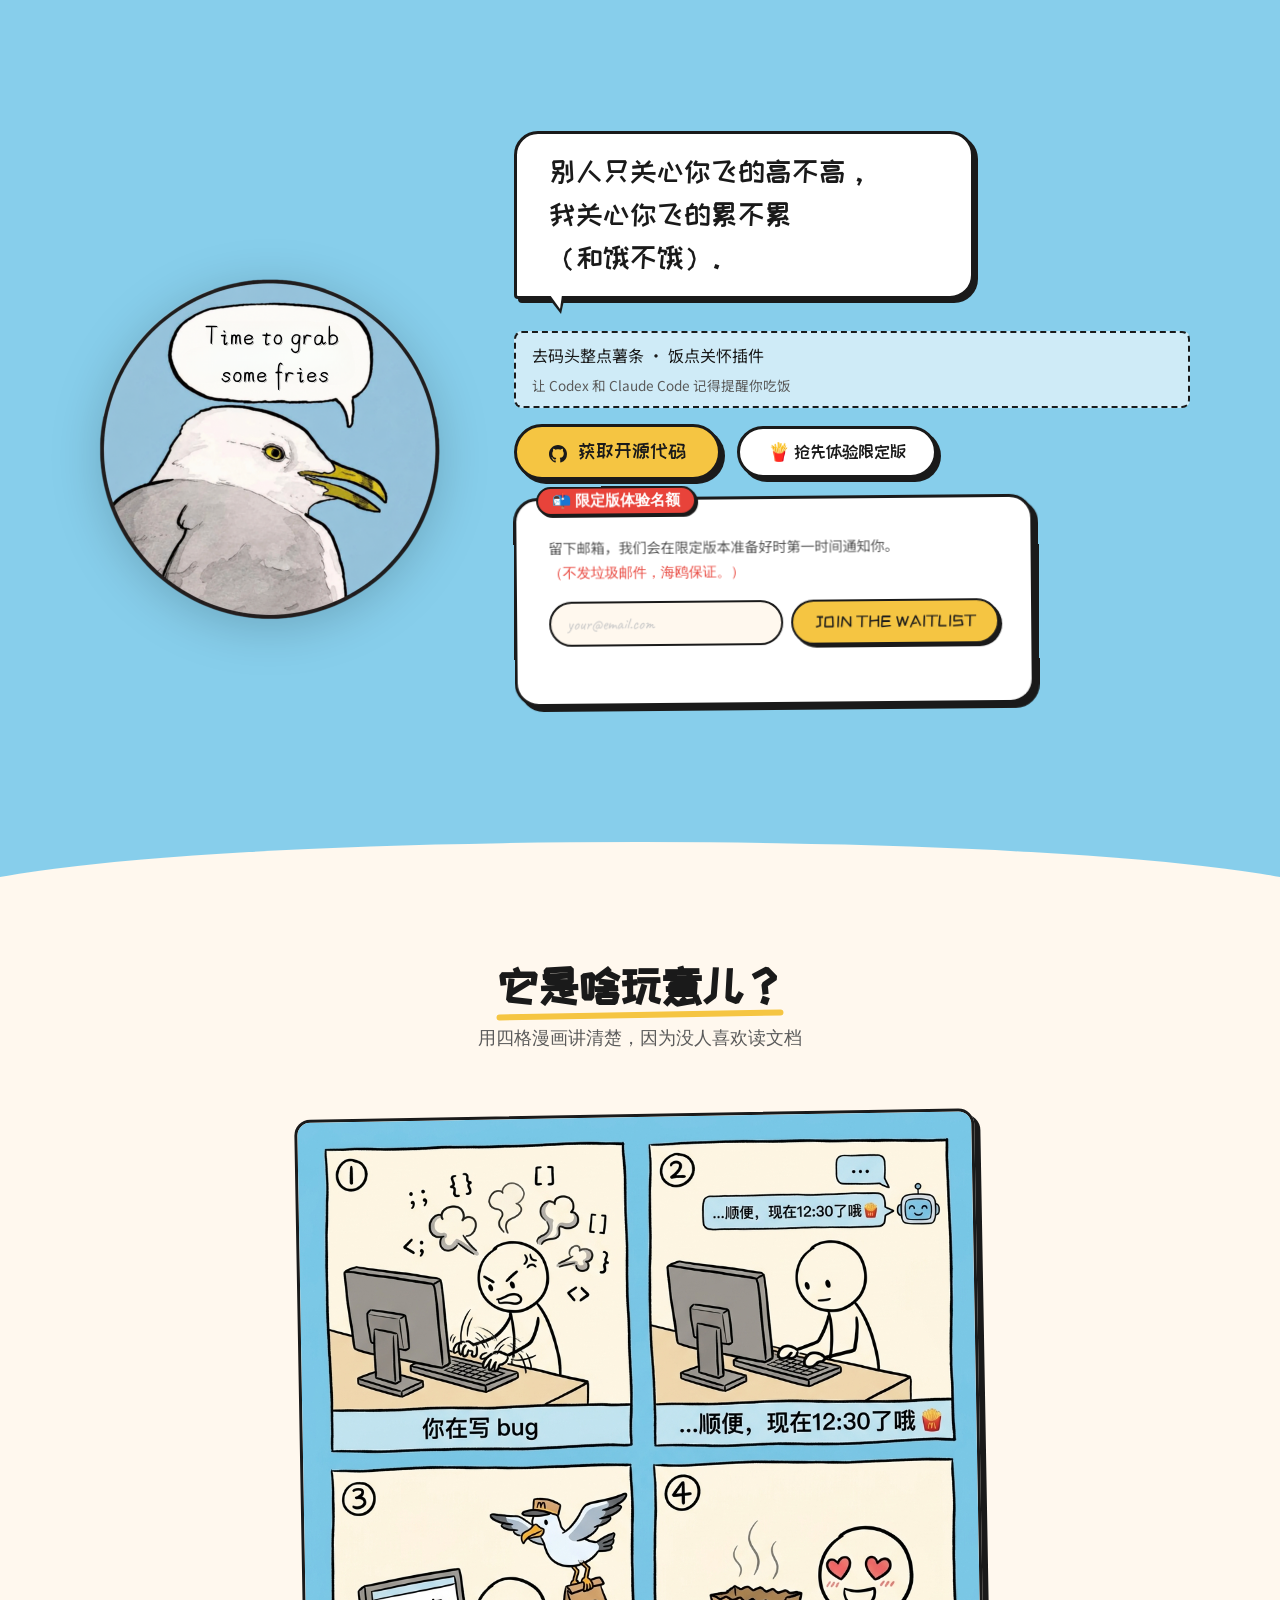
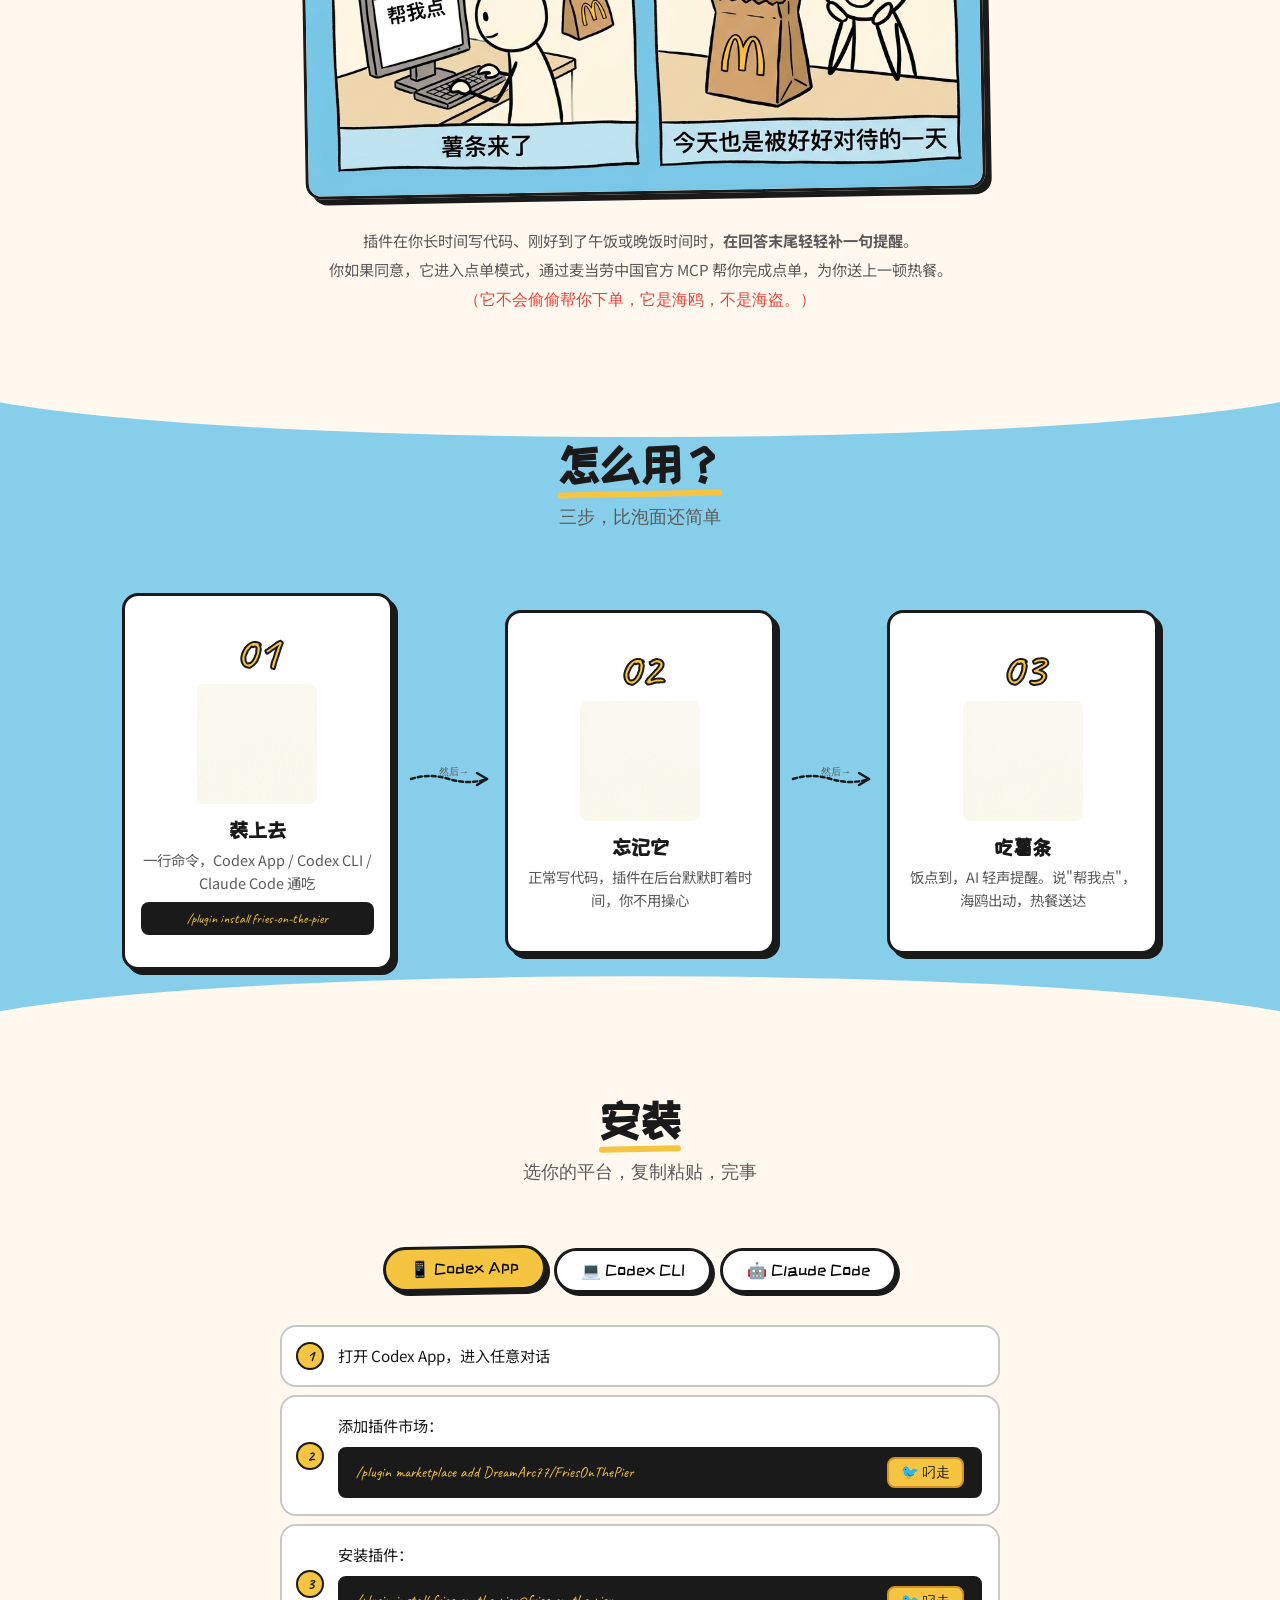
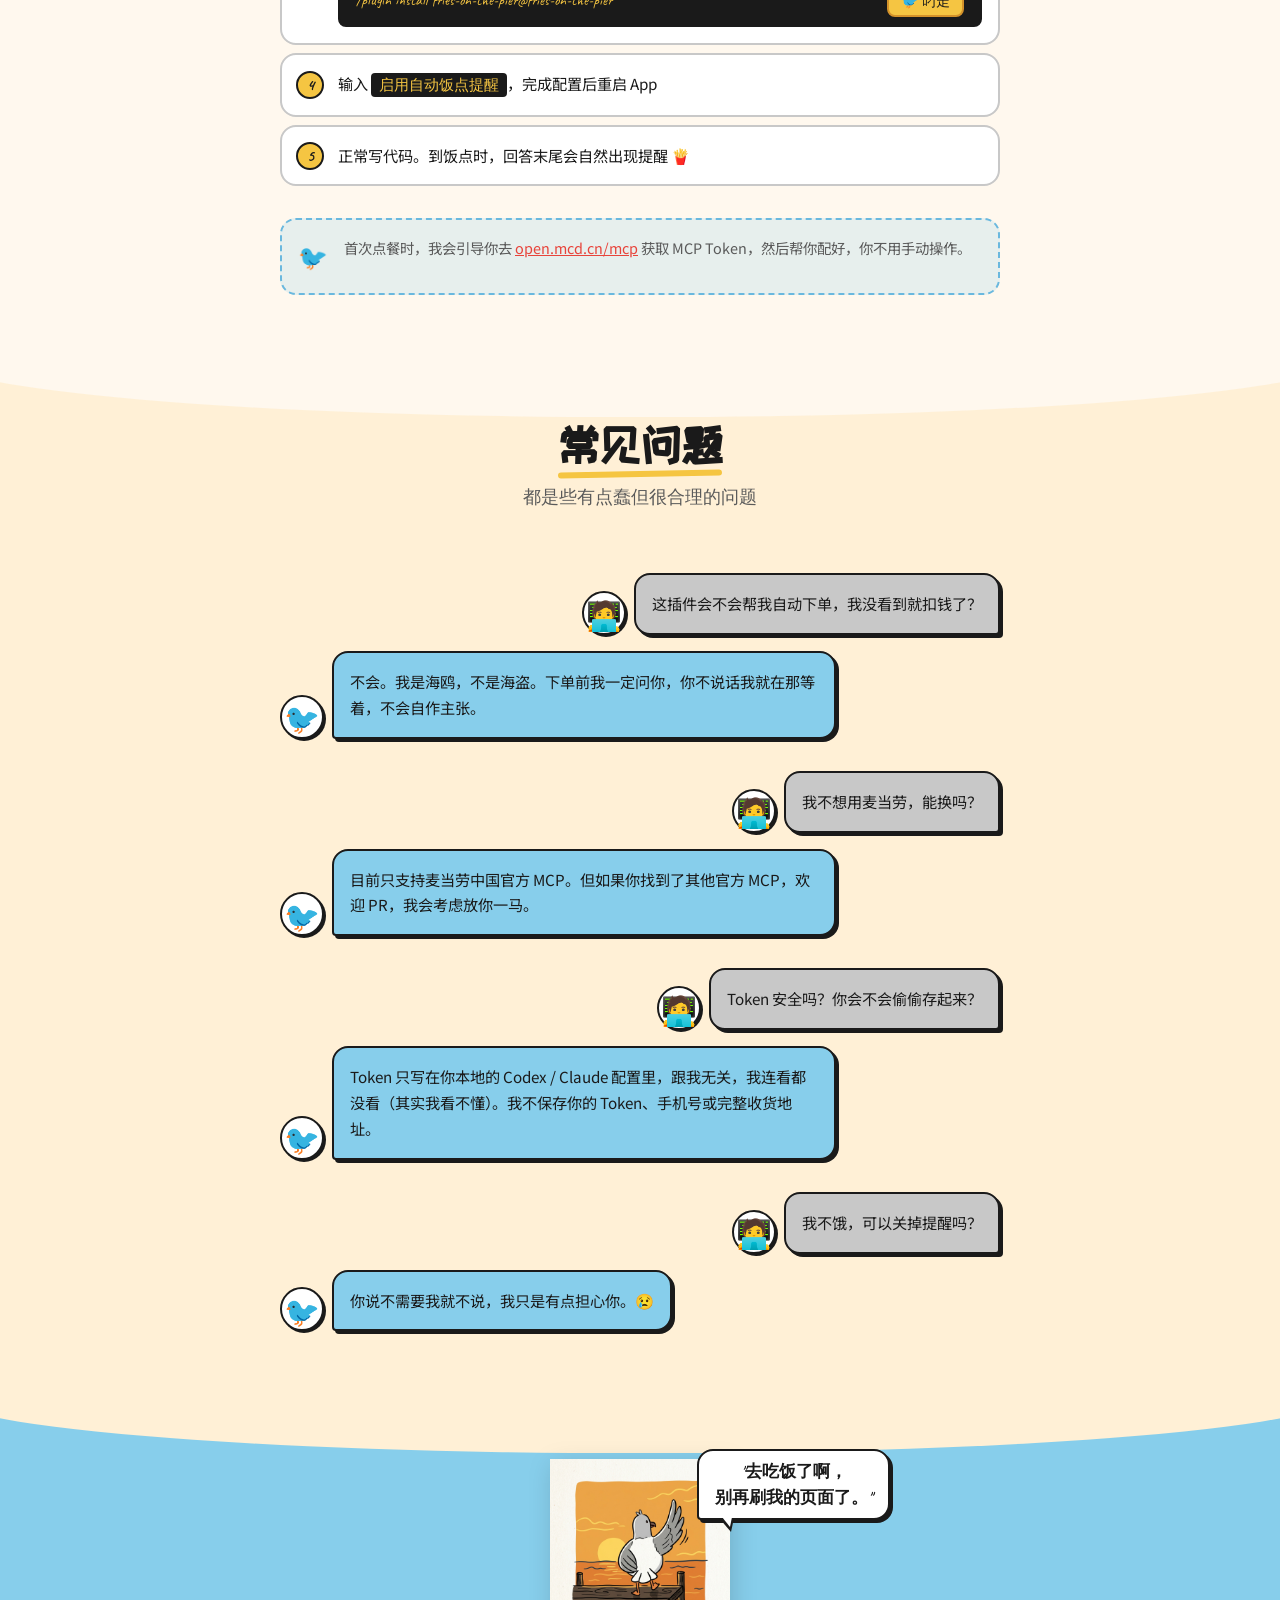
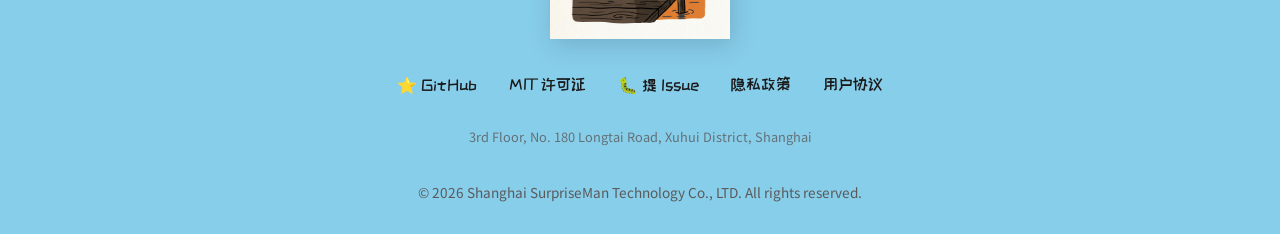
<file: website/index.html>
<!DOCTYPE html>
<html lang="zh-CN">
<head>
  <meta charset="UTF-8" />
  <meta name="viewport" content="width=device-width, initial-scale=1.0" />
  <title>去码头整点薯条 · 饭点关怀插件</title>
  <meta name="description" content="别人只关心你飞的高不高，我关心你飞的累不累（和饿不饿）。去码头整点薯条，一个同时支持 Codex 和 Claude Code 的饭点提醒插件。" />
  <meta property="og:title" content="去码头整点薯条 · 饭点关怀插件" />
  <meta property="og:description" content="饭点到了，AI 会轻声提醒你。然后帮你点麦当劳。" />
  <link rel="preconnect" href="https://fonts.googleapis.com" />
  <link rel="preconnect" href="https://fonts.gstatic.com" crossorigin />
  <link href="https://fonts.googleapis.com/css2?family=Caveat:wght@400;600;700&family=ZCOOL+KuaiLe&family=Noto+Sans+SC:wght@400;500&display=swap" rel="stylesheet" />
  <link rel="stylesheet" href="style.css" />
</head>
<body>

  <!-- ░░░ HERO ░░░ -->
  <section id="hero" class="hero">
    <div class="hero-inner">
      <div class="hero-bird" id="hero-bird">
        <img src="ENG_logo.png" alt="去码头整点薯条 Logo" id="seagull-img" />
      </div>
      <div class="hero-content">
        <div class="speech-bubble" id="speech-bubble">
          <span class="bubble-text" id="bubble-text"></span>
        </div>
        <p class="hero-sub">
          去码头整点薯条 · 饭点关怀插件<br/>
          <span class="hero-sub-small">让 Codex 和 Claude Code 记得提醒你吃饭</span>
        </p>

        <!-- ── CTA 按钮组 ── -->
        <div class="cta-group">
          <a href="https://github.com/DreamArc77/FriesOnThePier" target="_blank" rel="noopener" class="btn-primary" id="cta-btn">
            <svg class="btn-icon" viewBox="0 0 24 24" fill="currentColor" aria-hidden="true"><path d="M12 0C5.37 0 0 5.37 0 12c0 5.31 3.435 9.795 8.205 11.385.6.105.825-.255.825-.57 0-.285-.015-1.23-.015-2.235-3.015.555-3.795-.735-4.035-1.41-.135-.345-.72-1.41-1.23-1.695-.42-.225-1.02-.78-.015-.795.945-.015 1.62.87 1.845 1.23 1.08 1.815 2.805 1.305 3.495.99.105-.78.42-1.305.765-1.605-2.67-.3-5.46-1.335-5.46-5.925 0-1.305.465-2.385 1.23-3.225-.12-.3-.54-1.53.12-3.18 0 0 1.005-.315 3.3 1.23.96-.27 1.98-.405 3-.405s2.04.135 3 .405c2.295-1.56 3.3-1.23 3.3-1.23.66 1.65.24 2.88.12 3.18.765.84 1.23 1.905 1.23 3.225 0 4.605-2.805 5.625-5.475 5.925.435.375.81 1.095.81 2.22 0 1.605-.015 2.895-.015 3.3 0 .315.225.69.825.57A12.02 12.02 0 0024 12c0-6.63-5.37-12-12-12z"/></svg>
            获取开源代码
          </a>
          <a href="#waitlist" class="btn-secondary" id="waitlist-btn">
            🍟 抢先体验限定版
          </a>
        </div>


        <!-- ── Waitlist 表单 ── -->
        <div class="waitlist-card" id="waitlist">
          <div class="waitlist-label caveat">📬 限定版体验名额</div>
          <p class="waitlist-desc">留下邮箱，我们会在限定版本准备好时第一时间通知你。<br/><span class="caveat" style="color:var(--ketchup)">（不发垃圾邮件，海鸥保证。）</span></p>
          <form class="waitlist-form" id="waitlist-form" novalidate>
            <div class="waitlist-input-wrap">
              <input
                type="email"
                id="waitlist-email"
                name="email"
                class="waitlist-input caveat"
                placeholder="your@email.com"
                autocomplete="email"
                required
              />
              <button type="submit" class="btn-waitlist" id="waitlist-submit">
                JOIN THE WAITLIST
              </button>
            </div>
            <p class="waitlist-error caveat" id="waitlist-error" aria-live="polite"></p>
          </form>
          <div class="waitlist-success" id="waitlist-success" aria-live="polite" hidden>
            <span class="success-bird">🐦</span>
            <div>
              <strong class="caveat">叼到了！</strong><br/>
              <span style="font-size:.9rem;color:var(--pier)">薯条炸好就通知你，先去写代码吧。</span>
            </div>
          </div>
        </div>

      </div>
    </div>
  </section>

  <!-- ░░░ WHAT IS THIS ░░░ -->
  <section id="what" class="section-what">
    <div class="container">
      <h2 class="section-title">它是啥玩意儿？</h2>
      <p class="section-desc">用四格漫画讲清楚，因为没人喜欢读文档</p>
      <div class="comic-grid">
        <img src="comic_panels.png" alt="四格漫画：你写 bug → AI 提醒吃饭 → 海鸥送餐 → 今天也被好好对待" class="comic-img" id="comic-img" />
      </div>
      <p class="plugin-desc">
        插件在你长时间写代码、刚好到了午饭或晚饭时间时，<strong>在回答末尾轻轻补一句提醒</strong>。<br/>
        你如果同意，它进入点单模式，通过麦当劳中国官方 MCP 帮你完成点单，为你送上一顿热餐。<br/>
        <span class="caveat-note">（它不会偷偷帮你下单，它是海鸥，不是海盗。）</span>
      </p>
    </div>
  </section>

  <!-- ░░░ HOW IT WORKS ░░░ -->
  <section id="how" class="section-how">
    <div class="container">
      <h2 class="section-title">怎么用？</h2>
      <p class="section-desc">三步，比泡面还简单</p>
      <div class="steps-row">
        <div class="step-card" id="step-1">
          <div class="step-num caveat">01</div>
          <div class="step-icon-wrap">
            <img src="steps_icons.png" alt="装上去" class="step-icon" style="object-position: 16% center;" />
          </div>
          <h3 class="step-title">装上去</h3>
          <p class="step-desc">一行命令，Codex App / Codex CLI / Claude Code 通吃</p>
          <code class="step-code caveat">/plugin install fries-on-the-pier</code>
        </div>
        <div class="step-arrow" aria-hidden="true">
          <svg viewBox="0 0 80 24" fill="none" xmlns="http://www.w3.org/2000/svg">
            <path d="M2 12 Q20 6 40 12 Q60 18 78 12" stroke="#1A1A1A" stroke-width="2.5" stroke-linecap="round" fill="none" stroke-dasharray="4 3"/>
            <path d="M68 6 L78 12 L68 18" stroke="#1A1A1A" stroke-width="2.5" stroke-linecap="round" stroke-linejoin="round"/>
            <text x="30" y="8" font-family="Caveat" font-size="10" fill="#5A5A5A">然后→</text>
          </svg>
        </div>
        <div class="step-card" id="step-2">
          <div class="step-num caveat">02</div>
          <div class="step-icon-wrap">
            <img src="steps_icons.png" alt="忘记它" class="step-icon" style="object-position: 50% center;" />
          </div>
          <h3 class="step-title">忘记它</h3>
          <p class="step-desc">正常写代码，插件在后台默默盯着时间，你不用操心</p>
        </div>
        <div class="step-arrow" aria-hidden="true">
          <svg viewBox="0 0 80 24" fill="none" xmlns="http://www.w3.org/2000/svg">
            <path d="M2 12 Q20 6 40 12 Q60 18 78 12" stroke="#1A1A1A" stroke-width="2.5" stroke-linecap="round" fill="none" stroke-dasharray="4 3"/>
            <path d="M68 6 L78 12 L68 18" stroke="#1A1A1A" stroke-width="2.5" stroke-linecap="round" stroke-linejoin="round"/>
            <text x="30" y="8" font-family="Caveat" font-size="10" fill="#5A5A5A">然后→</text>
          </svg>
        </div>
        <div class="step-card" id="step-3">
          <div class="step-num caveat">03</div>
          <div class="step-icon-wrap">
            <img src="steps_icons.png" alt="吃薯条" class="step-icon" style="object-position: 84% center;" />
          </div>
          <h3 class="step-title">吃薯条</h3>
          <p class="step-desc">饭点到，AI 轻声提醒。说"帮我点"，海鸥出动，热餐送达</p>
        </div>
      </div>
    </div>
  </section>

  <!-- ░░░ INSTALLATION ░░░ -->
  <section id="install" class="section-install">
    <div class="container">
      <h2 class="section-title">安装</h2>
      <p class="section-desc">选你的平台，复制粘贴，完事</p>

      <div class="tabs">
        <button class="tab-btn active" data-tab="codex-app" id="tab-codex-app">📱 Codex App</button>
        <button class="tab-btn" data-tab="codex-cli" id="tab-codex-cli">💻 Codex CLI</button>
        <button class="tab-btn" data-tab="claude" id="tab-claude">🤖 Claude Code</button>
      </div>

      <div class="tab-content active" id="panel-codex-app">
        <ol class="install-steps">
          <li>打开 Codex App，进入任意对话</li>
          <li>添加插件市场：
            <div class="code-block">
              <span class="caveat code-line">/plugin marketplace add DreamArc77/FriesOnThePier</span>
              <button class="copy-btn" data-code="/plugin marketplace add DreamArc77/FriesOnThePier" title="叼走！">🐦 叼走</button>
            </div>
          </li>
          <li>安装插件：
            <div class="code-block">
              <span class="caveat code-line">/plugin install fries-on-the-pier@fries-on-the-pier</span>
              <button class="copy-btn" data-code="/plugin install fries-on-the-pier@fries-on-the-pier" title="叼走！">🐦 叼走</button>
            </div>
          </li>
          <li>输入 <code class="inline-code caveat">启用自动饭点提醒</code>，完成配置后重启 App</li>
          <li>正常写代码。到饭点时，回答末尾会自然出现提醒 🍟</li>
        </ol>
        <div class="tip-bubble">
          <span class="tip-bird">🐦</span>
          <span>首次点餐时，我会引导你去 <a href="https://open.mcd.cn/mcp" target="_blank">open.mcd.cn/mcp</a> 获取 MCP Token，然后帮你配好，你不用手动操作。</span>
        </div>
      </div>

      <div class="tab-content" id="panel-codex-cli">
        <ol class="install-steps">
          <li>启动 Codex CLI 交互界面</li>
          <li>添加市场并安装：
            <div class="code-block">
              <span class="caveat code-line">/plugin marketplace add DreamArc77/FriesOnThePier</span>
              <button class="copy-btn" data-code="/plugin marketplace add DreamArc77/FriesOnThePier">🐦 叼走</button>
            </div>
            <div class="code-block" style="margin-top:8px">
              <span class="caveat code-line">/plugin install fries-on-the-pier@fries-on-the-pier</span>
              <button class="copy-btn" data-code="/plugin install fries-on-the-pier@fries-on-the-pier">🐦 叼走</button>
            </div>
          </li>
          <li>输入 <code class="inline-code caveat">启用自动饭点提醒</code>，按提示配置完成</li>
        </ol>
      </div>

      <div class="tab-content" id="panel-claude">
        <ol class="install-steps">
          <li>在 Claude Code 中：
            <div class="code-block">
              <span class="caveat code-line">/plugin marketplace add DreamArc77/FriesOnThePier</span>
              <button class="copy-btn" data-code="/plugin marketplace add DreamArc77/FriesOnThePier">🐦 叼走</button>
            </div>
            <div class="code-block" style="margin-top:8px">
              <span class="caveat code-line">/plugin install fries-on-the-pier@fries-on-the-pier</span>
              <button class="copy-btn" data-code="/plugin install fries-on-the-pier@fries-on-the-pier">🐦 叼走</button>
            </div>
          </li>
          <li>正常使用 Claude Code。饭点提醒由插件 hook 触发</li>
          <li>接受提醒后，插件引导你配置麦当劳 MCP Token，继续完成点单</li>
        </ol>
      </div>
    </div>
  </section>

  <!-- ░░░ FAQ ░░░ -->
  <section id="faq" class="section-faq">
    <div class="container">
      <h2 class="section-title">常见问题</h2>
      <p class="section-desc">都是些有点蠢但很合理的问题</p>

      <div class="faq-chat">

        <div class="faq-item" id="faq-1">
          <div class="chat-q">
            <div class="chat-bubble q-bubble">这插件会不会帮我自动下单，我没看到就扣钱了？</div>
            <div class="chat-avatar q-avatar">🧑‍💻</div>
          </div>
          <div class="chat-a">
            <div class="chat-avatar a-avatar">🐦</div>
            <div class="chat-bubble a-bubble">不会。我是海鸥，不是海盗。下单前我一定问你，你不说话我就在那等着，不会自作主张。</div>
          </div>
        </div>

        <div class="faq-item" id="faq-2">
          <div class="chat-q">
            <div class="chat-bubble q-bubble">我不想用麦当劳，能换吗？</div>
            <div class="chat-avatar q-avatar">🧑‍💻</div>
          </div>
          <div class="chat-a">
            <div class="chat-avatar a-avatar">🐦</div>
            <div class="chat-bubble a-bubble">目前只支持麦当劳中国官方 MCP。但如果你找到了其他官方 MCP，欢迎 PR，我会考虑放你一马。</div>
          </div>
        </div>

        <div class="faq-item" id="faq-3">
          <div class="chat-q">
            <div class="chat-bubble q-bubble">Token 安全吗？你会不会偷偷存起来？</div>
            <div class="chat-avatar q-avatar">🧑‍💻</div>
          </div>
          <div class="chat-a">
            <div class="chat-avatar a-avatar">🐦</div>
            <div class="chat-bubble a-bubble">Token 只写在你本地的 Codex / Claude 配置里，跟我无关，我连看都没看（其实我看不懂）。我不保存你的 Token、手机号或完整收货地址。</div>
          </div>
        </div>

        <div class="faq-item" id="faq-4">
          <div class="chat-q">
            <div class="chat-bubble q-bubble">我不饿，可以关掉提醒吗？</div>
            <div class="chat-avatar q-avatar">🧑‍💻</div>
          </div>
          <div class="chat-a">
            <div class="chat-avatar a-avatar">🐦</div>
            <div class="chat-bubble a-bubble">你说不需要我就不说，我只是有点担心你。😢</div>
          </div>
        </div>

      </div>
    </div>
  </section>

  <!-- ░░░ FOOTER ░░░ -->
  <footer class="footer" id="footer">
    <div class="footer-inner">
      <div class="footer-bird">
        <img src="footer_seagull.png" alt="海鸥在码头挥手道别" />
        <div class="footer-bubble caveat">"去吃饭了啊，<br/>别再刷我的页面了。"</div>
      </div>
      <div class="footer-links">
        <a href="https://github.com/DreamArc77/FriesOnThePier" target="_blank" rel="noopener">⭐ GitHub</a>
        <a href="https://github.com/DreamArc77/FriesOnThePier/blob/main/LICENSE" target="_blank" rel="noopener">MIT 许可证</a>
        <a href="https://github.com/DreamArc77/FriesOnThePier/issues" target="_blank" rel="noopener">🐛 提 Issue</a>
        <a href="privacy.html">隐私政策</a>
        <a href="terms.html">用户协议</a>
      </div>
      <p class="footer-addr">3rd Floor, No. 180 Longtai Road, Xuhui District, Shanghai</p>
      <p class="footer-copy">© 2026 Shanghai SurpriseMan Technology Co., LTD. All rights reserved.</p>
    </div>
  </footer>

  <!-- ░░░ COPIED TOAST ░░░ -->
  <div class="toast" id="toast">🐦 叼走了！</div>

  <script src="script.js"></script>
</body>
</html>
</file>
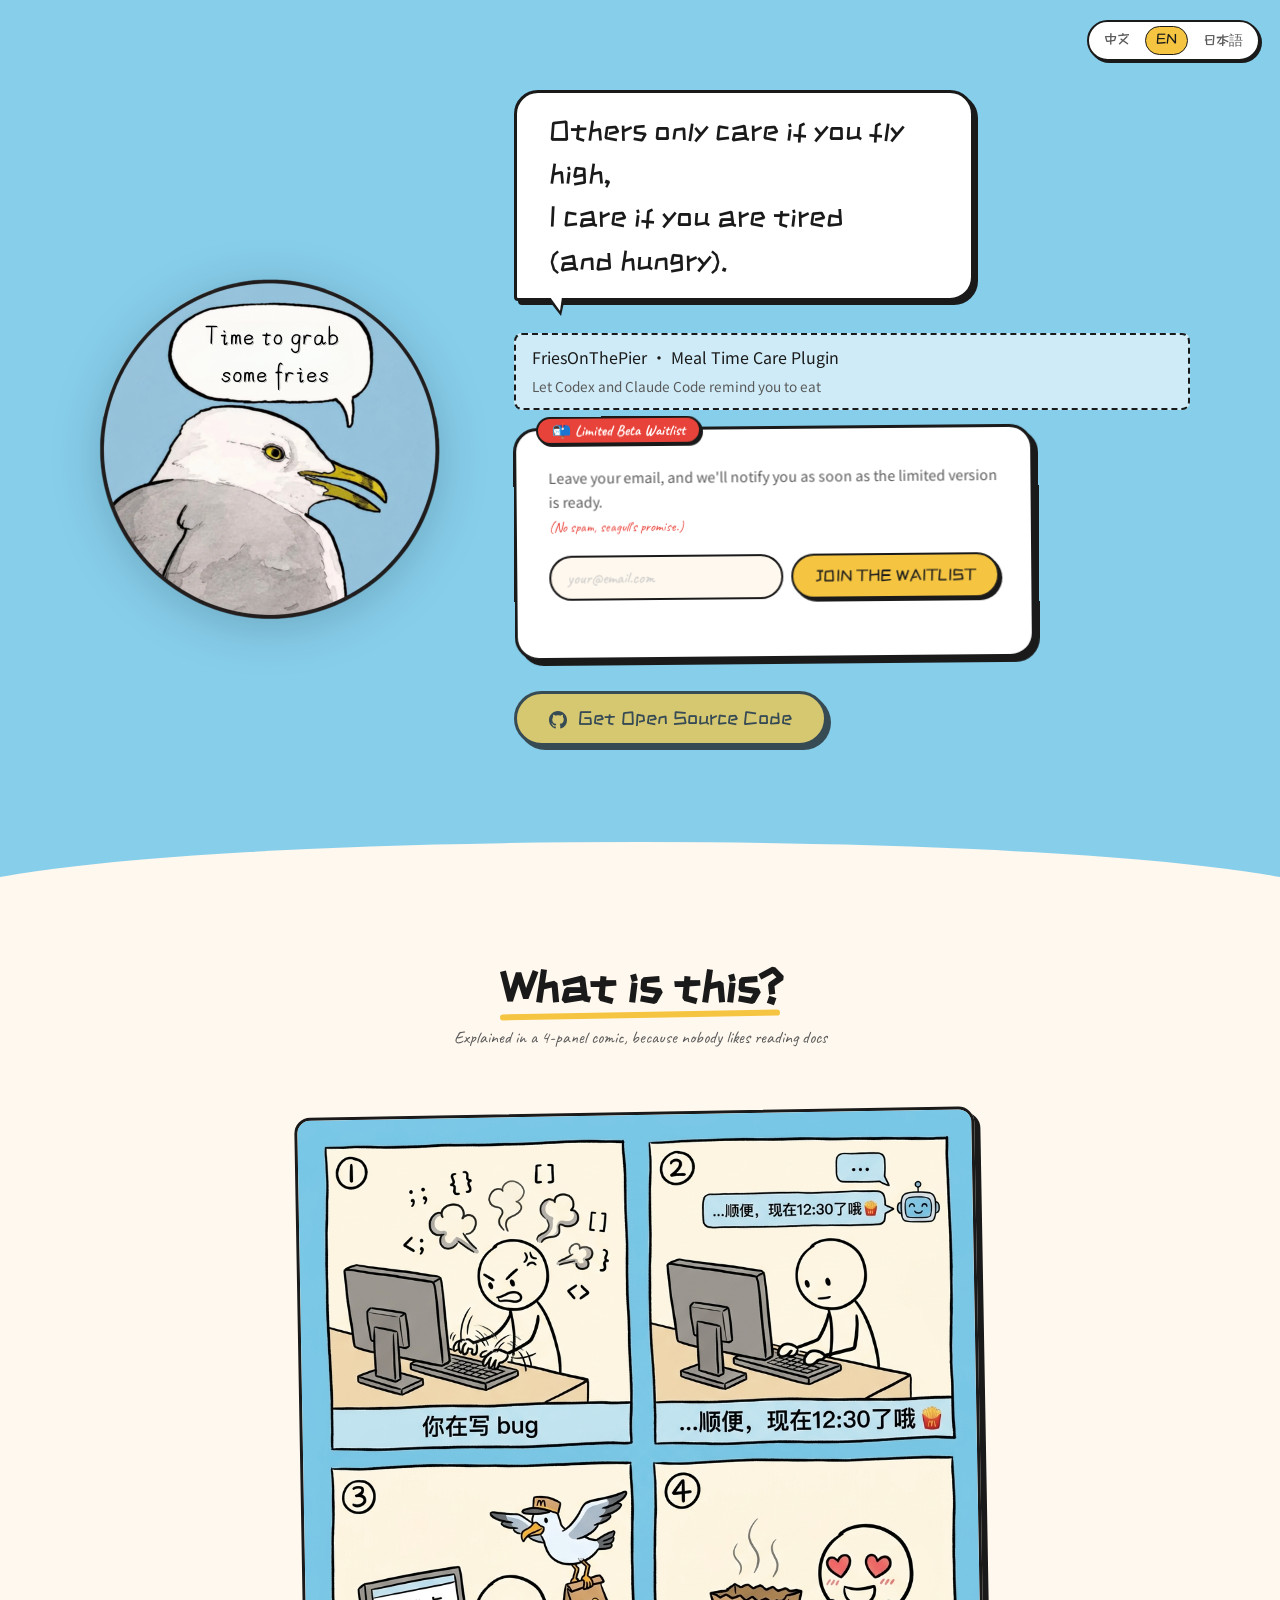
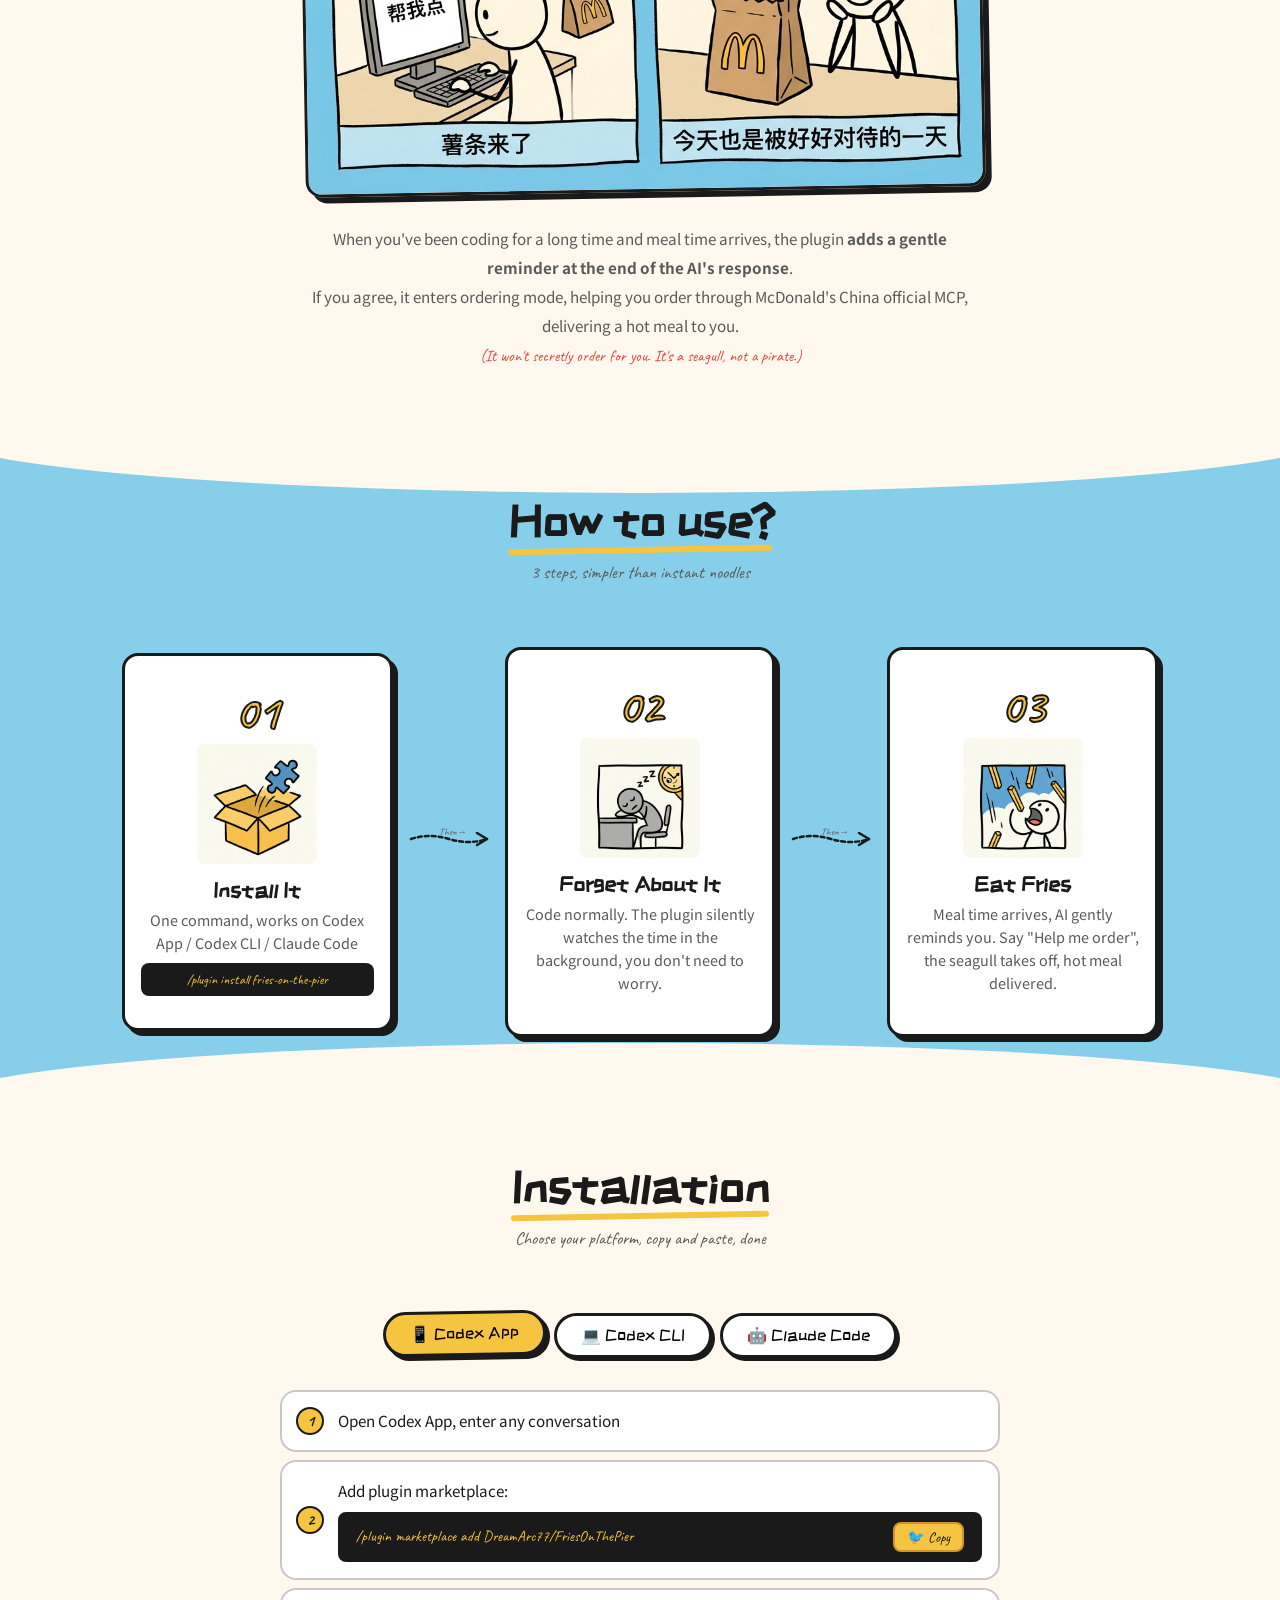
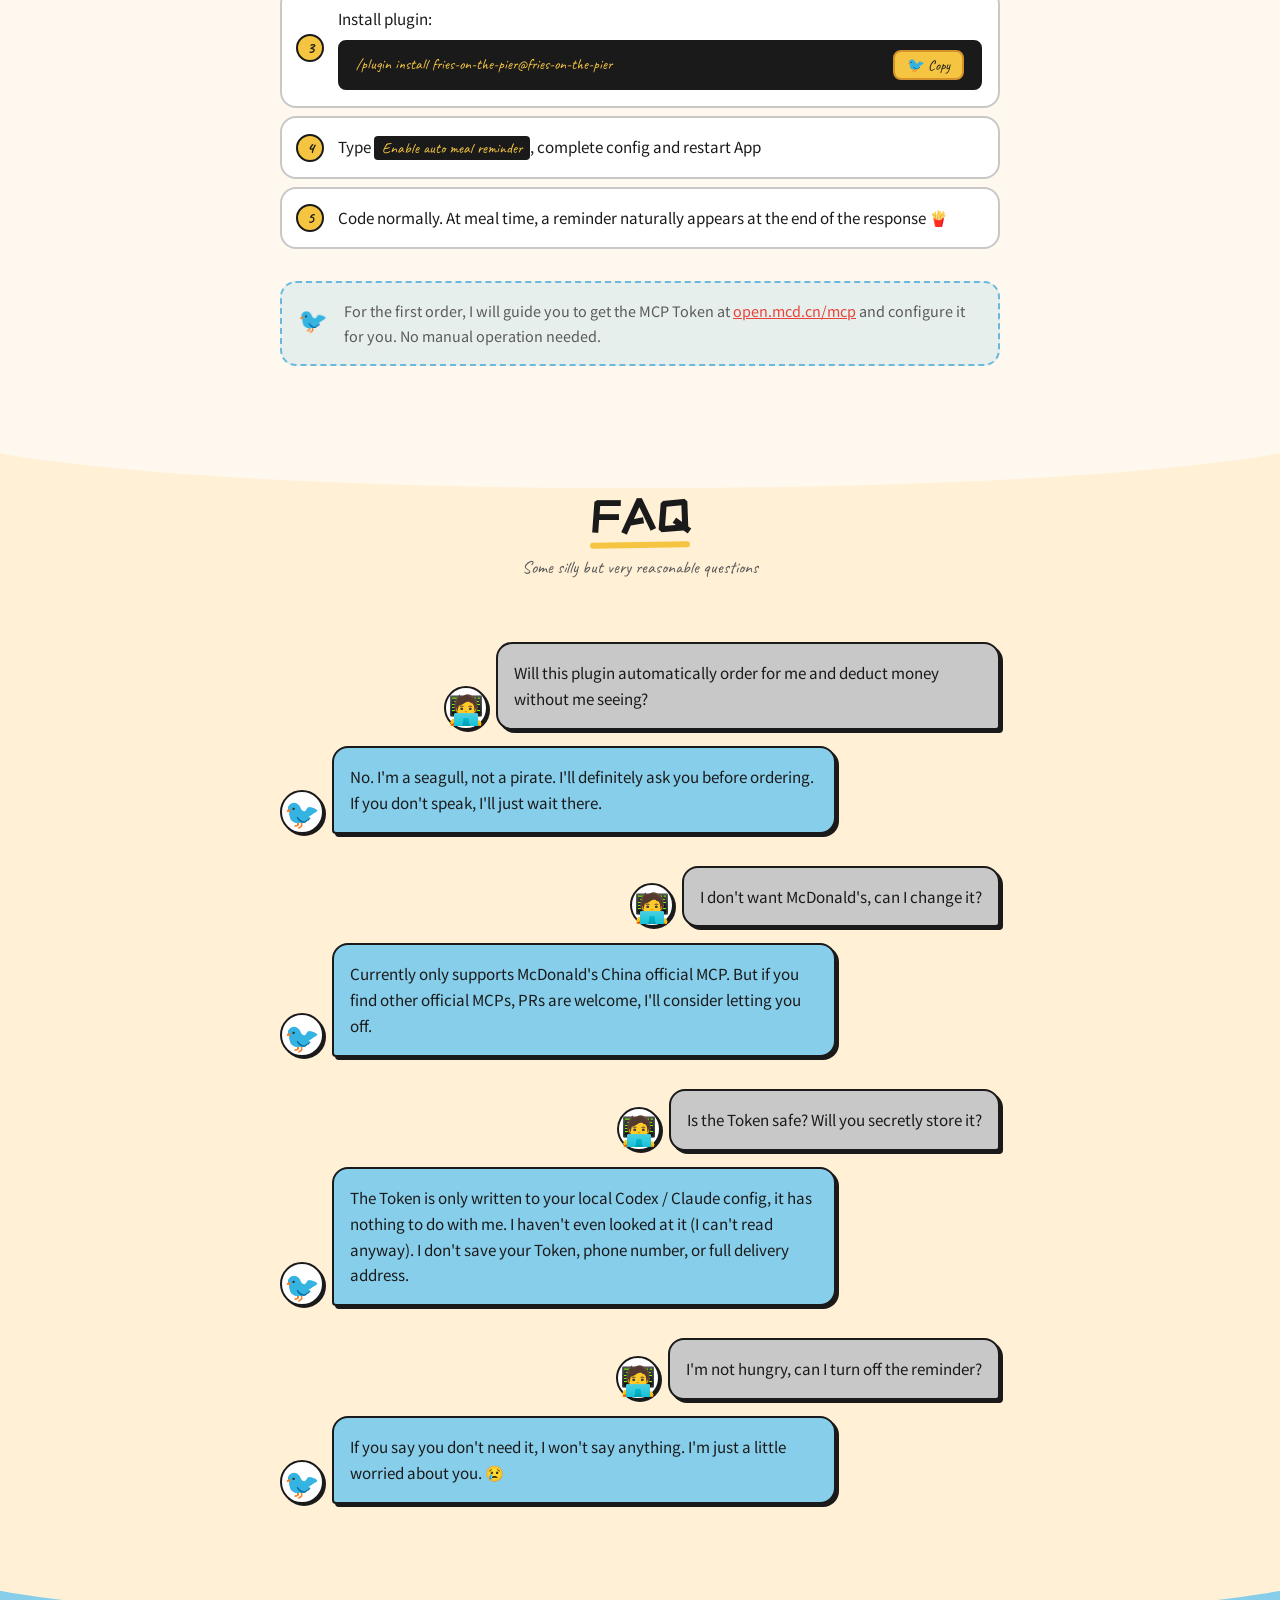
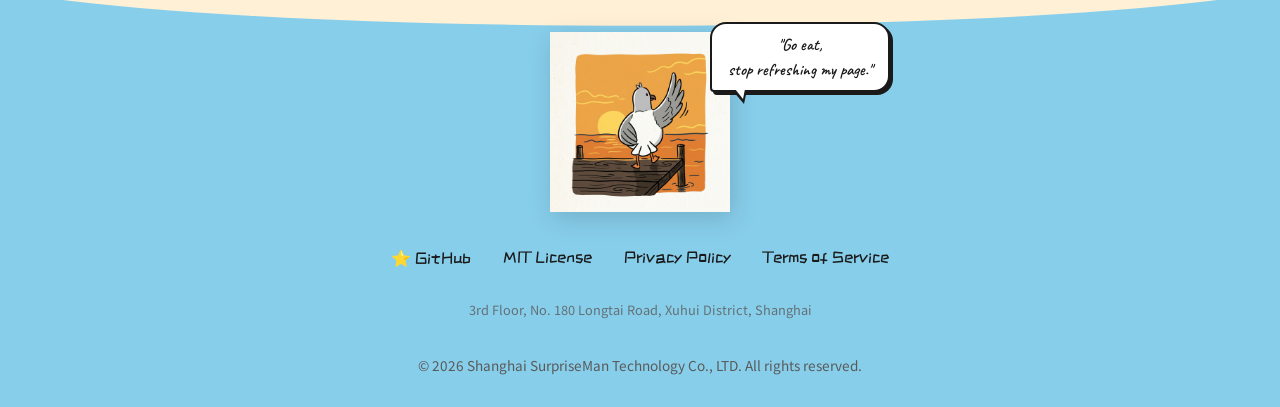
<file: website/index-en.html>
<!DOCTYPE html>
<html lang="en">
<head>
  <meta charset="UTF-8" />
  <meta name="viewport" content="width=device-width, initial-scale=1.0" />
  <title>FriesOnThePier · Meal Time Care Plugin</title>
  <meta name="description" content="Others only care if you fly high, I care if you are tired (and hungry). FriesOnThePier, a meal time reminder plugin supporting both Codex and Claude Code." />
  <meta property="og:title" content="FriesOnThePier · Meal Time Care Plugin" />
  <meta property="og:description" content="When meal time comes, AI will gently remind you. And help you order McDonald's." />
  <link rel="preconnect" href="https://fonts.googleapis.com" />
  <link rel="preconnect" href="https://fonts.gstatic.com" crossorigin />
  <link href="https://fonts.googleapis.com/css2?family=Caveat:wght@400;600;700&family=ZCOOL+KuaiLe&family=Noto+Sans+SC:wght@400;500&display=swap" rel="stylesheet" />
  <link rel="stylesheet" href="style.css" />
  <link rel="icon" type="image/png" href="ENG_logo.png" />
</head>
<body>
  <!-- ── Language Switcher ── -->
  <div class="lang-switcher">
    <a href="index.html">中文</a>
    <a href="index-en.html" class="active">EN</a>
    <a href="index-ja.html">日本語</a>
  </div>

  <!-- ░░░ HERO ░░░ -->
  <section id="hero" class="hero">
    <div class="hero-inner">
      <div class="hero-bird" id="hero-bird">
        <img src="ENG_logo.png" alt="FriesOnThePier Logo" id="seagull-img" />
      </div>
      <div class="hero-content">
        <div class="speech-bubble" id="speech-bubble">
          <span class="bubble-text" id="bubble-text" data-lines="Others only care if you fly high,|I care if you are tired|(and hungry)."></span>
        </div>
        <p class="hero-sub">
          FriesOnThePier · Meal Time Care Plugin<br/>
          <span class="hero-sub-small">Let Codex and Claude Code remind you to eat</span>
        </p>

        <!-- ── Waitlist Form ── -->
        <div class="waitlist-card" id="waitlist">
          <div class="waitlist-label caveat">📬 Limited Beta Waitlist</div>
          <p class="waitlist-desc">Leave your email, and we'll notify you as soon as the limited version is ready.<br/><span class="caveat" style="color:var(--ketchup)">(No spam, seagull's promise.)</span></p>
          <form class="waitlist-form" id="waitlist-form" novalidate>
            <div class="waitlist-input-wrap">
              <input
                type="email"
                id="waitlist-email"
                name="email"
                class="waitlist-input caveat"
                placeholder="your@email.com"
                autocomplete="email"
                required
              />
              <button type="submit" class="btn-waitlist" id="waitlist-submit">
                JOIN THE WAITLIST
              </button>
            </div>
            <p class="waitlist-error caveat" id="waitlist-error" aria-live="polite"></p>
          </form>
          <div class="waitlist-success" id="waitlist-success" aria-live="polite" hidden>
            <span class="success-bird">🐦</span>
            <div>
              <strong class="caveat">Got it!</strong><br/>
              <span style="font-size:.9rem;color:var(--pier)">We'll notify you when fries are ready. Go back to coding.</span>
            </div>
          </div>
        </div>

        <!-- ── Secondary CTA ── -->
        <div class="cta-group cta-group--secondary">
          <a href="https://github.com/DreamArc77/FriesOnThePier" target="_blank" rel="noopener" class="btn-primary" id="cta-btn">
            <svg class="btn-icon" viewBox="0 0 24 24" fill="currentColor" aria-hidden="true"><path d="M12 0C5.37 0 0 5.37 0 12c0 5.31 3.435 9.795 8.205 11.385.6.105.825-.255.825-.57 0-.285-.015-1.23-.015-2.235-3.015.555-3.795-.735-4.035-1.41-.135-.345-.72-1.41-1.23-1.695-.42-.225-1.02-.78-.015-.795.945-.015 1.62.87 1.845 1.23 1.08 1.815 2.805 1.305 3.495.99.105-.78.42-1.305.765-1.605-2.67-.3-5.46-1.335-5.46-5.925 0-1.305.465-2.385 1.23-3.225-.12-.3-.54-1.53.12-3.18 0 0 1.005-.315 3.3 1.23.96-.27 1.98-.405 3-.405s2.04.135 3 .405c2.295-1.56 3.3-1.23 3.3-1.23.66 1.65.24 2.88.12 3.18.765.84 1.23 1.905 1.23 3.225 0 4.605-2.805 5.625-5.475 5.925.435.375.81 1.095.81 2.22 0 1.605-.015 2.895-.015 3.3 0 .315.225.69.825.57A12.02 12.02 0 0024 12c0-6.63-5.37-12-12-12z"/></svg>
            Get Open Source Code
          </a>
        </div>

      </div>
    </div>
  </section>

  <!-- ░░░ WHAT IS THIS ░░░ -->
  <section id="what" class="section-what">
    <div class="container">
      <h2 class="section-title">What is this?</h2>
      <p class="section-desc">Explained in a 4-panel comic, because nobody likes reading docs</p>
      <div class="comic-grid">
        <img src="comic_panels.png" alt="4-panel comic" class="comic-img" id="comic-img" />
      </div>
      <p class="plugin-desc">
        When you've been coding for a long time and meal time arrives, the plugin <strong>adds a gentle reminder at the end of the AI's response</strong>.<br/>
        If you agree, it enters ordering mode, helping you order through McDonald's China official MCP, delivering a hot meal to you.<br/>
        <span class="caveat-note">(It won't secretly order for you. It's a seagull, not a pirate.)</span>
      </p>
    </div>
  </section>

  <!-- ░░░ HOW IT WORKS ░░░ -->
  <section id="how" class="section-how">
    <div class="container">
      <h2 class="section-title">How to use?</h2>
      <p class="section-desc">3 steps, simpler than instant noodles</p>
      <div class="steps-row">
        <div class="step-card" id="step-1">
          <div class="step-num caveat">01</div>
          <div class="step-icon-wrap" style="background-position: -2px -95px;" aria-hidden="true"></div>
          <h3 class="step-title">Install It</h3>
          <p class="step-desc">One command, works on Codex App / Codex CLI / Claude Code</p>
          <code class="step-code caveat">/plugin install fries-on-the-pier</code>
        </div>
        <div class="step-arrow" aria-hidden="true">
          <svg viewBox="0 0 80 24" fill="none" xmlns="http://www.w3.org/2000/svg">
            <path d="M2 12 Q20 6 40 12 Q60 18 78 12" stroke="#1A1A1A" stroke-width="2.5" stroke-linecap="round" fill="none" stroke-dasharray="4 3"/>
            <path d="M68 6 L78 12 L68 18" stroke="#1A1A1A" stroke-width="2.5" stroke-linecap="round" stroke-linejoin="round"/>
            <text x="30" y="8" font-family="Caveat" font-size="10" fill="#5A5A5A">Then→</text>
          </svg>
        </div>
        <div class="step-card" id="step-2">
          <div class="step-num caveat">02</div>
          <div class="step-icon-wrap" style="background-position: -110px -95px;" aria-hidden="true"></div>
          <h3 class="step-title">Forget About It</h3>
          <p class="step-desc">Code normally. The plugin silently watches the time in the background, you don't need to worry.</p>
        </div>
        <div class="step-arrow" aria-hidden="true">
          <svg viewBox="0 0 80 24" fill="none" xmlns="http://www.w3.org/2000/svg">
            <path d="M2 12 Q20 6 40 12 Q60 18 78 12" stroke="#1A1A1A" stroke-width="2.5" stroke-linecap="round" fill="none" stroke-dasharray="4 3"/>
            <path d="M68 6 L78 12 L68 18" stroke="#1A1A1A" stroke-width="2.5" stroke-linecap="round" stroke-linejoin="round"/>
            <text x="30" y="8" font-family="Caveat" font-size="10" fill="#5A5A5A">Then→</text>
          </svg>
        </div>
        <div class="step-card" id="step-3">
          <div class="step-num caveat">03</div>
          <div class="step-icon-wrap" style="background-position: -218px -95px;" aria-hidden="true"></div>
          <h3 class="step-title">Eat Fries</h3>
          <p class="step-desc">Meal time arrives, AI gently reminds you. Say "Help me order", the seagull takes off, hot meal delivered.</p>
        </div>
      </div>
    </div>
  </section>

  <!-- ░░░ INSTALLATION ░░░ -->
  <section id="install" class="section-install">
    <div class="container">
      <h2 class="section-title">Installation</h2>
      <p class="section-desc">Choose your platform, copy and paste, done</p>

      <div class="tabs">
        <button class="tab-btn active" data-tab="codex-app" id="tab-codex-app">📱 Codex App</button>
        <button class="tab-btn" data-tab="codex-cli" id="tab-codex-cli">💻 Codex CLI</button>
        <button class="tab-btn" data-tab="claude" id="tab-claude">🤖 Claude Code</button>
      </div>

      <div class="tab-content active" id="panel-codex-app">
        <ol class="install-steps">
          <li>Open Codex App, enter any conversation</li>
          <li>Add plugin marketplace:
            <div class="code-block">
              <span class="caveat code-line">/plugin marketplace add DreamArc77/FriesOnThePier</span>
              <button class="copy-btn" data-code="/plugin marketplace add DreamArc77/FriesOnThePier" title="Copy!">🐦 Copy</button>
            </div>
          </li>
          <li>Install plugin:
            <div class="code-block">
              <span class="caveat code-line">/plugin install fries-on-the-pier@fries-on-the-pier</span>
              <button class="copy-btn" data-code="/plugin install fries-on-the-pier@fries-on-the-pier" title="Copy!">🐦 Copy</button>
            </div>
          </li>
          <li>Type <code class="inline-code caveat">Enable auto meal reminder</code>, complete config and restart App</li>
          <li>Code normally. At meal time, a reminder naturally appears at the end of the response 🍟</li>
        </ol>
        <div class="tip-bubble">
          <span class="tip-bird">🐦</span>
          <span>For the first order, I will guide you to get the MCP Token at <a href="https://open.mcd.cn/mcp" target="_blank">open.mcd.cn/mcp</a> and configure it for you. No manual operation needed.</span>
        </div>
      </div>

      <div class="tab-content" id="panel-codex-cli">
        <ol class="install-steps">
          <li>Start Codex CLI interactive interface</li>
          <li>Add marketplace and install:
            <div class="code-block">
              <span class="caveat code-line">/plugin marketplace add DreamArc77/FriesOnThePier</span>
              <button class="copy-btn" data-code="/plugin marketplace add DreamArc77/FriesOnThePier">🐦 Copy</button>
            </div>
            <div class="code-block" style="margin-top:8px">
              <span class="caveat code-line">/plugin install fries-on-the-pier@fries-on-the-pier</span>
              <button class="copy-btn" data-code="/plugin install fries-on-the-pier@fries-on-the-pier">🐦 Copy</button>
            </div>
          </li>
          <li>Type <code class="inline-code caveat">Enable auto meal reminder</code>, and follow the prompts to complete config</li>
        </ol>
      </div>

      <div class="tab-content" id="panel-claude">
        <ol class="install-steps">
          <li>In Claude Code:
            <div class="code-block">
              <span class="caveat code-line">/plugin marketplace add DreamArc77/FriesOnThePier</span>
              <button class="copy-btn" data-code="/plugin marketplace add DreamArc77/FriesOnThePier">🐦 Copy</button>
            </div>
            <div class="code-block" style="margin-top:8px">
              <span class="caveat code-line">/plugin install fries-on-the-pier@fries-on-the-pier</span>
              <button class="copy-btn" data-code="/plugin install fries-on-the-pier@fries-on-the-pier">🐦 Copy</button>
            </div>
          </li>
          <li>Use Claude Code normally. Meal reminder is triggered by plugin hook</li>
          <li>After accepting the reminder, the plugin guides you to configure McDonald's MCP Token and completes the order</li>
        </ol>
      </div>
    </div>
  </section>

  <!-- ░░░ FAQ ░░░ -->
  <section id="faq" class="section-faq">
    <div class="container">
      <h2 class="section-title">FAQ</h2>
      <p class="section-desc">Some silly but very reasonable questions</p>

      <div class="faq-chat">

        <div class="faq-item" id="faq-1">
          <div class="chat-q">
            <div class="chat-bubble q-bubble">Will this plugin automatically order for me and deduct money without me seeing?</div>
            <div class="chat-avatar q-avatar">🧑‍💻</div>
          </div>
          <div class="chat-a">
            <div class="chat-avatar a-avatar">🐦</div>
            <div class="chat-bubble a-bubble">No. I'm a seagull, not a pirate. I'll definitely ask you before ordering. If you don't speak, I'll just wait there.</div>
          </div>
        </div>

        <div class="faq-item" id="faq-2">
          <div class="chat-q">
            <div class="chat-bubble q-bubble">I don't want McDonald's, can I change it?</div>
            <div class="chat-avatar q-avatar">🧑‍💻</div>
          </div>
          <div class="chat-a">
            <div class="chat-avatar a-avatar">🐦</div>
            <div class="chat-bubble a-bubble">Currently only supports McDonald's China official MCP. But if you find other official MCPs, PRs are welcome, I'll consider letting you off.</div>
          </div>
        </div>

        <div class="faq-item" id="faq-3">
          <div class="chat-q">
            <div class="chat-bubble q-bubble">Is the Token safe? Will you secretly store it?</div>
            <div class="chat-avatar q-avatar">🧑‍💻</div>
          </div>
          <div class="chat-a">
            <div class="chat-avatar a-avatar">🐦</div>
            <div class="chat-bubble a-bubble">The Token is only written to your local Codex / Claude config, it has nothing to do with me. I haven't even looked at it (I can't read anyway). I don't save your Token, phone number, or full delivery address.</div>
          </div>
        </div>

        <div class="faq-item" id="faq-4">
          <div class="chat-q">
            <div class="chat-bubble q-bubble">I'm not hungry, can I turn off the reminder?</div>
            <div class="chat-avatar q-avatar">🧑‍💻</div>
          </div>
          <div class="chat-a">
            <div class="chat-avatar a-avatar">🐦</div>
            <div class="chat-bubble a-bubble">If you say you don't need it, I won't say anything. I'm just a little worried about you. 😢</div>
          </div>
        </div>

      </div>
    </div>
  </section>

  <!-- ░░░ FOOTER ░░░ -->
  <footer class="footer" id="footer">
    <div class="footer-inner">
      <div class="footer-bird">
        <img src="footer_seagull.png" alt="Seagull waving goodbye at the pier" />
        <div class="footer-bubble caveat">"Go eat,<br/>stop refreshing my page."</div>
      </div>
      <div class="footer-links">
        <a href="https://github.com/DreamArc77/FriesOnThePier" target="_blank" rel="noopener">⭐ GitHub</a>
        <a href="https://github.com/DreamArc77/FriesOnThePier/blob/main/LICENSE" target="_blank" rel="noopener">MIT License</a>
        <a href="privacy-en.html">Privacy Policy</a>
        <a href="terms-en.html">Terms of Service</a>
      </div>
      <p class="footer-addr">3rd Floor, No. 180 Longtai Road, Xuhui District, Shanghai</p>
      <p class="footer-copy">© 2026 Shanghai SurpriseMan Technology Co., LTD. All rights reserved.</p>
    </div>
  </footer>

  <!-- ░░░ COPIED TOAST ░░░ -->
  <div class="toast" id="toast">🐦 Copied!</div>

  <script src="script.js"></script>
</body>
</html>
</file>
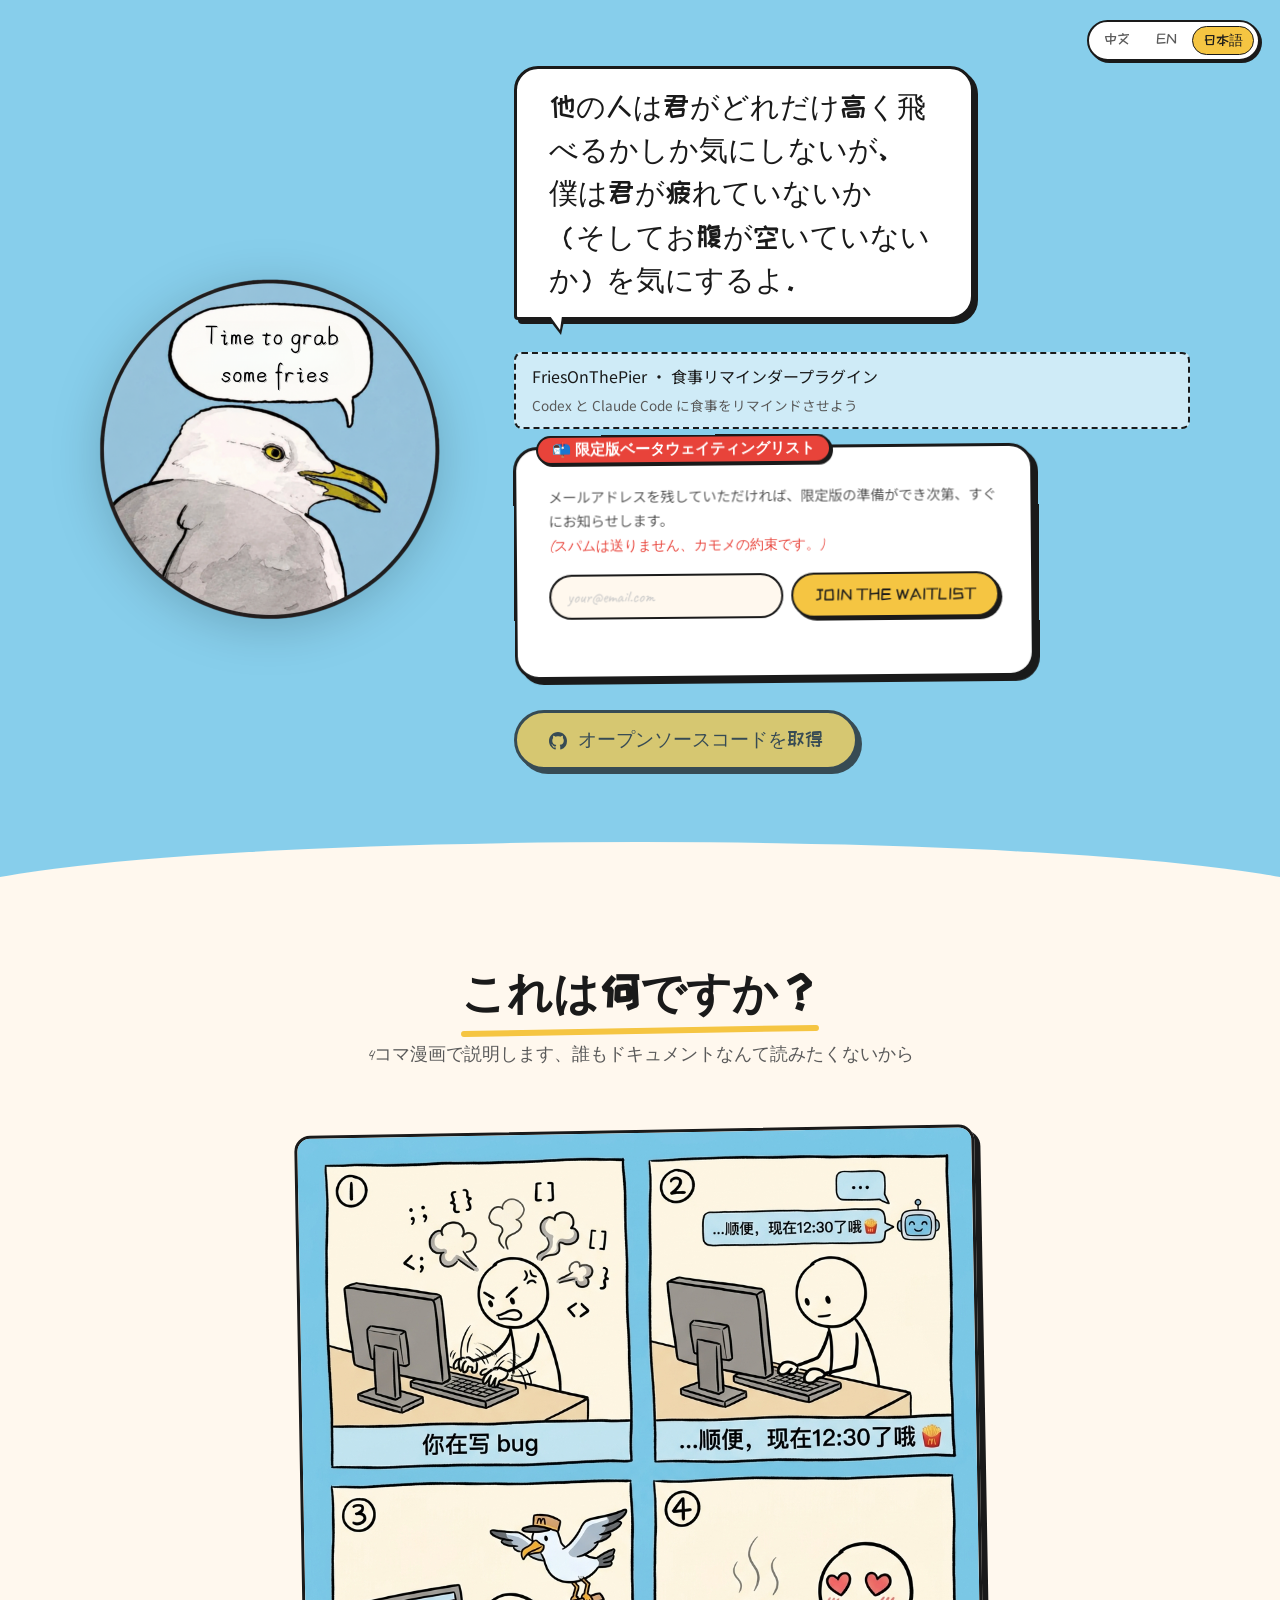
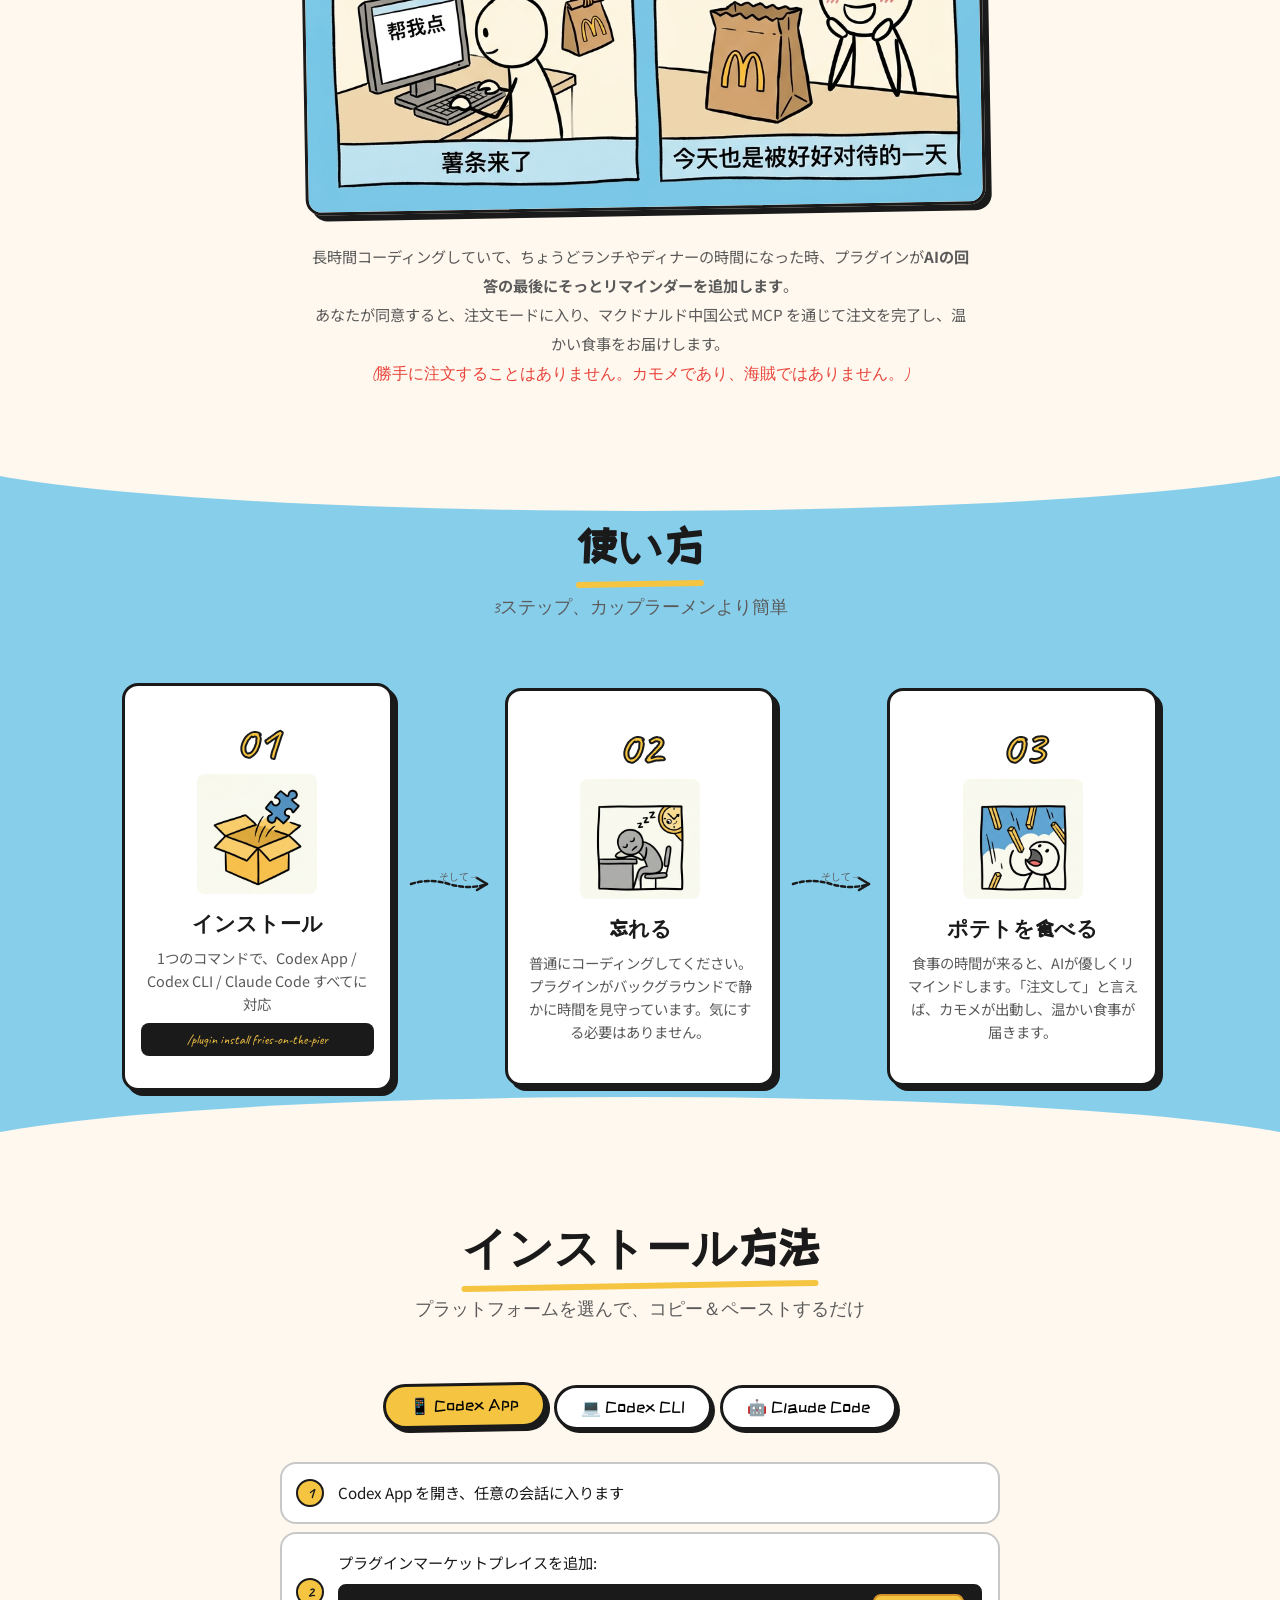
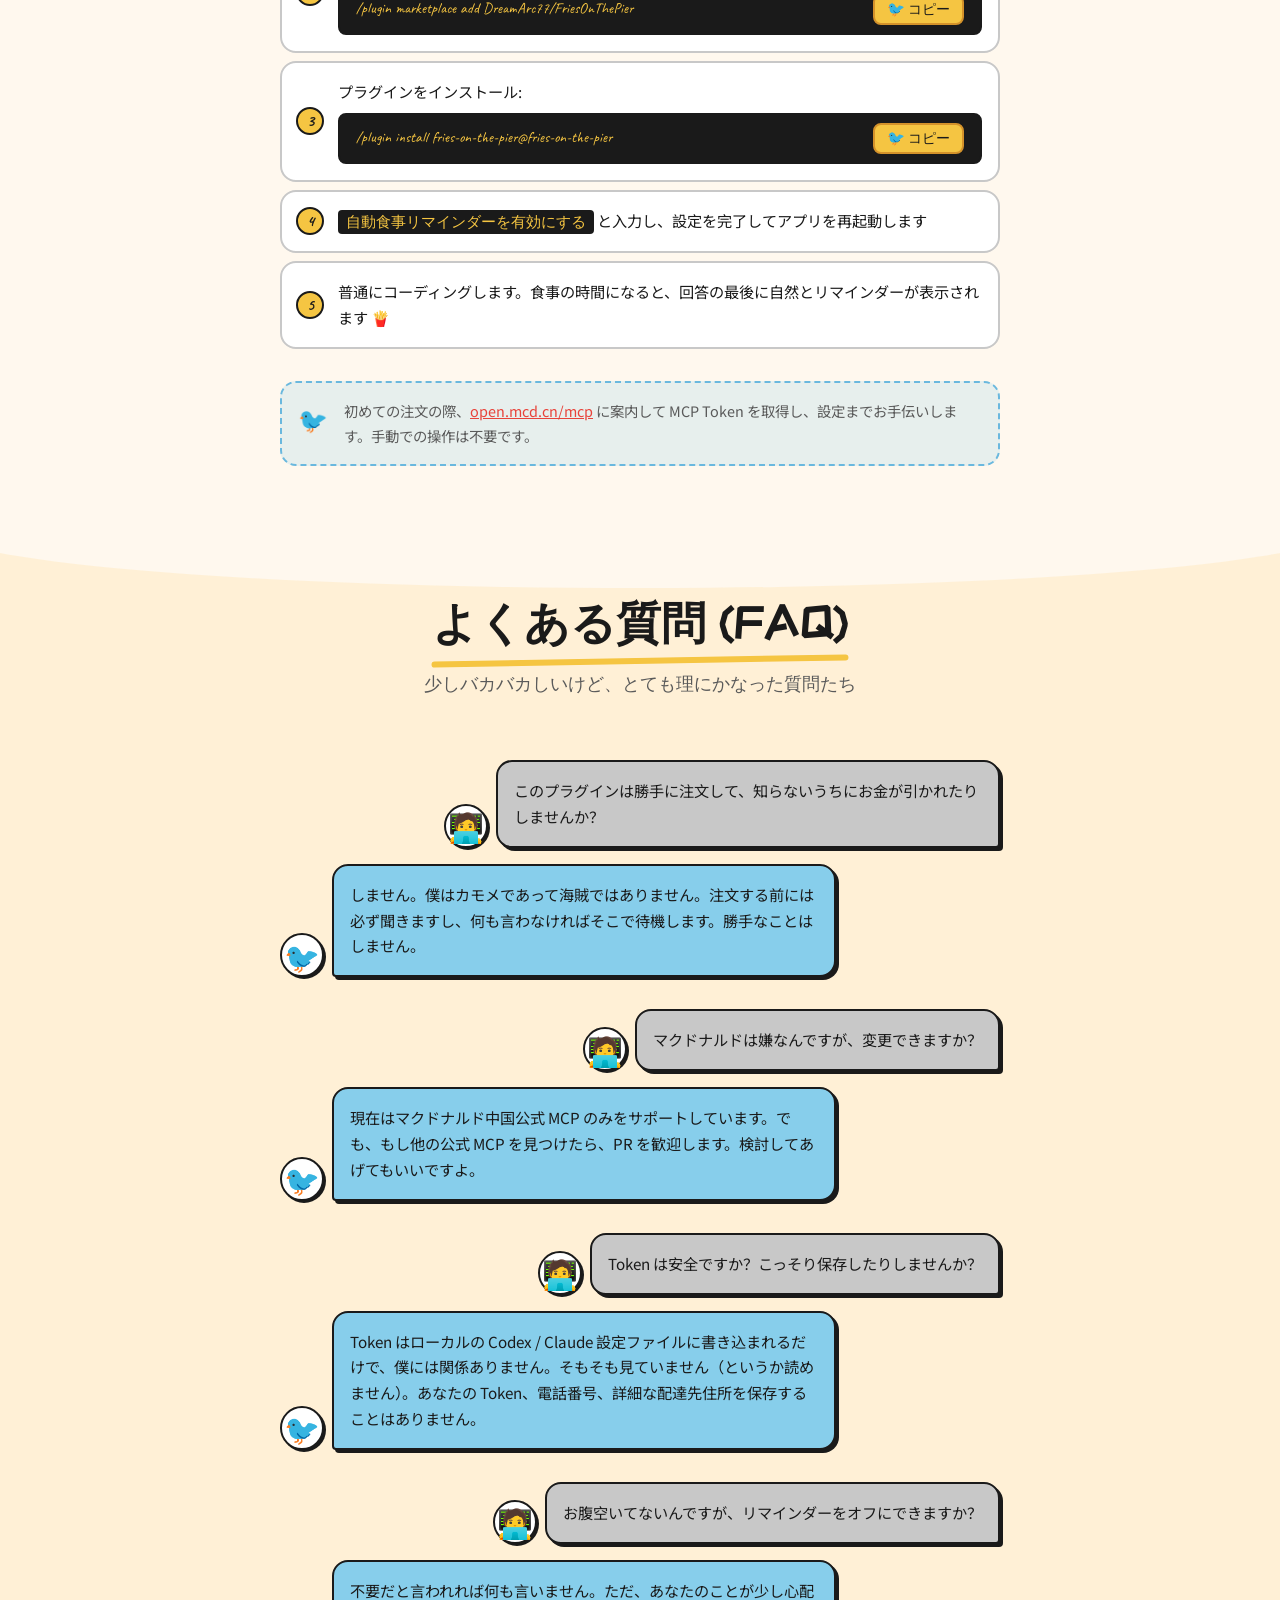
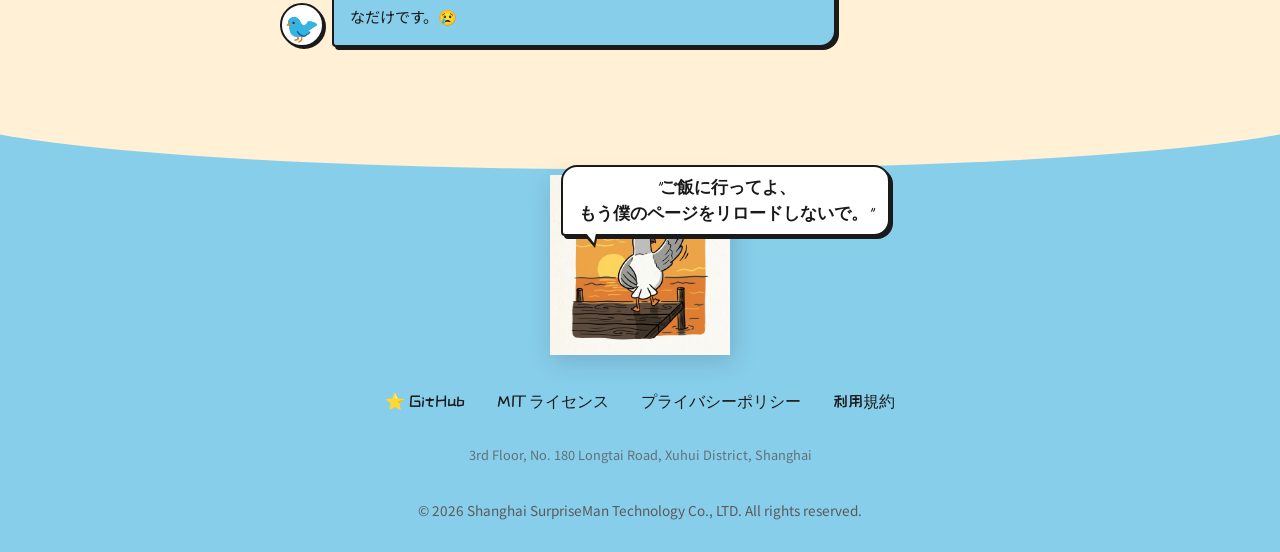
<file: website/index-ja.html>
<!DOCTYPE html>
<html lang="ja">
<head>
  <meta charset="UTF-8" />
  <meta name="viewport" content="width=device-width, initial-scale=1.0" />
  <title>FriesOnThePier · 食事リマインダープラグイン</title>
  <meta name="description" content="他の人は君がどれだけ高く飛べるかしか気にしないが、僕は君が疲れていないか（そしてお腹が空いていないか）を気にするよ。FriesOnThePier、CodexとClaude Codeの両方をサポートする食事リマインダープラグイン。" />
  <meta property="og:title" content="FriesOnThePier · 食事リマインダープラグイン" />
  <meta property="og:description" content="食事の時間になると、AIが優しくリマインドします。そしてマクドナルドの注文をお手伝いします。" />
  <link rel="preconnect" href="https://fonts.googleapis.com" />
  <link rel="preconnect" href="https://fonts.gstatic.com" crossorigin />
  <link href="https://fonts.googleapis.com/css2?family=Caveat:wght@400;600;700&family=ZCOOL+KuaiLe&family=Noto+Sans+SC:wght@400;500&display=swap" rel="stylesheet" />
  <link rel="stylesheet" href="style.css" />
  <link rel="icon" type="image/png" href="ENG_logo.png" />
</head>
<body>
  <!-- ── Language Switcher ── -->
  <div class="lang-switcher">
    <a href="index.html">中文</a>
    <a href="index-en.html">EN</a>
    <a href="index-ja.html" class="active">日本語</a>
  </div>

  <!-- ░░░ HERO ░░░ -->
  <section id="hero" class="hero">
    <div class="hero-inner">
      <div class="hero-bird" id="hero-bird">
        <img src="ENG_logo.png" alt="FriesOnThePier Logo" id="seagull-img" />
      </div>
      <div class="hero-content">
        <div class="speech-bubble" id="speech-bubble">
          <span class="bubble-text" id="bubble-text" data-lines="他の人は君がどれだけ高く飛べるかしか気にしないが、|僕は君が疲れていないか|（そしてお腹が空いていないか）を気にするよ。"></span>
        </div>
        <p class="hero-sub">
          FriesOnThePier · 食事リマインダープラグイン<br/>
          <span class="hero-sub-small">Codex と Claude Code に食事をリマインドさせよう</span>
        </p>

        <!-- ── Waitlist Form ── -->
        <div class="waitlist-card" id="waitlist">
          <div class="waitlist-label caveat">📬 限定版ベータウェイティングリスト</div>
          <p class="waitlist-desc">メールアドレスを残していただければ、限定版の準備ができ次第、すぐにお知らせします。<br/><span class="caveat" style="color:var(--ketchup)">(スパムは送りません、カモメの約束です。)</span></p>
          <form class="waitlist-form" id="waitlist-form" novalidate>
            <div class="waitlist-input-wrap">
              <input
                type="email"
                id="waitlist-email"
                name="email"
                class="waitlist-input caveat"
                placeholder="your@email.com"
                autocomplete="email"
                required
              />
              <button type="submit" class="btn-waitlist" id="waitlist-submit">
                JOIN THE WAITLIST
              </button>
            </div>
            <p class="waitlist-error caveat" id="waitlist-error" aria-live="polite"></p>
          </form>
          <div class="waitlist-success" id="waitlist-success" aria-live="polite" hidden>
            <span class="success-bird">🐦</span>
            <div>
              <strong class="caveat">ゲットしました！</strong><br/>
              <span style="font-size:.9rem;color:var(--pier)">ポテトが揚がったらお知らせします。まずはコーディングに戻りましょう。</span>
            </div>
          </div>
        </div>

        <!-- ── Secondary CTA ── -->
        <div class="cta-group cta-group--secondary">
          <a href="https://github.com/DreamArc77/FriesOnThePier" target="_blank" rel="noopener" class="btn-primary" id="cta-btn">
            <svg class="btn-icon" viewBox="0 0 24 24" fill="currentColor" aria-hidden="true"><path d="M12 0C5.37 0 0 5.37 0 12c0 5.31 3.435 9.795 8.205 11.385.6.105.825-.255.825-.57 0-.285-.015-1.23-.015-2.235-3.015.555-3.795-.735-4.035-1.41-.135-.345-.72-1.41-1.23-1.695-.42-.225-1.02-.78-.015-.795.945-.015 1.62.87 1.845 1.23 1.08 1.815 2.805 1.305 3.495.99.105-.78.42-1.305.765-1.605-2.67-.3-5.46-1.335-5.46-5.925 0-1.305.465-2.385 1.23-3.225-.12-.3-.54-1.53.12-3.18 0 0 1.005-.315 3.3 1.23.96-.27 1.98-.405 3-.405s2.04.135 3 .405c2.295-1.56 3.3-1.23 3.3-1.23.66 1.65.24 2.88.12 3.18.765.84 1.23 1.905 1.23 3.225 0 4.605-2.805 5.625-5.475 5.925.435.375.81 1.095.81 2.22 0 1.605-.015 2.895-.015 3.3 0 .315.225.69.825.57A12.02 12.02 0 0024 12c0-6.63-5.37-12-12-12z"/></svg>
            オープンソースコードを取得
          </a>
        </div>

      </div>
    </div>
  </section>

  <!-- ░░░ WHAT IS THIS ░░░ -->
  <section id="what" class="section-what">
    <div class="container">
      <h2 class="section-title">これは何ですか？</h2>
      <p class="section-desc">4コマ漫画で説明します、誰もドキュメントなんて読みたくないから</p>
      <div class="comic-grid">
        <img src="comic_panels.png" alt="4コマ漫画" class="comic-img" id="comic-img" />
      </div>
      <p class="plugin-desc">
        長時間コーディングしていて、ちょうどランチやディナーの時間になった時、プラグインが<strong>AIの回答の最後にそっとリマインダーを追加します</strong>。<br/>
        あなたが同意すると、注文モードに入り、マクドナルド中国公式 MCP を通じて注文を完了し、温かい食事をお届けします。<br/>
        <span class="caveat-note">(勝手に注文することはありません。カモメであり、海賊ではありません。)</span>
      </p>
    </div>
  </section>

  <!-- ░░░ HOW IT WORKS ░░░ -->
  <section id="how" class="section-how">
    <div class="container">
      <h2 class="section-title">使い方</h2>
      <p class="section-desc">3ステップ、カップラーメンより簡単</p>
      <div class="steps-row">
        <div class="step-card" id="step-1">
          <div class="step-num caveat">01</div>
          <div class="step-icon-wrap" style="background-position: -2px -95px;" aria-hidden="true"></div>
          <h3 class="step-title">インストール</h3>
          <p class="step-desc">1つのコマンドで、Codex App / Codex CLI / Claude Code すべてに対応</p>
          <code class="step-code caveat">/plugin install fries-on-the-pier</code>
        </div>
        <div class="step-arrow" aria-hidden="true">
          <svg viewBox="0 0 80 24" fill="none" xmlns="http://www.w3.org/2000/svg">
            <path d="M2 12 Q20 6 40 12 Q60 18 78 12" stroke="#1A1A1A" stroke-width="2.5" stroke-linecap="round" fill="none" stroke-dasharray="4 3"/>
            <path d="M68 6 L78 12 L68 18" stroke="#1A1A1A" stroke-width="2.5" stroke-linecap="round" stroke-linejoin="round"/>
            <text x="30" y="8" font-family="Caveat" font-size="10" fill="#5A5A5A">そして→</text>
          </svg>
        </div>
        <div class="step-card" id="step-2">
          <div class="step-num caveat">02</div>
          <div class="step-icon-wrap" style="background-position: -110px -95px;" aria-hidden="true"></div>
          <h3 class="step-title">忘れる</h3>
          <p class="step-desc">普通にコーディングしてください。プラグインがバックグラウンドで静かに時間を見守っています。気にする必要はありません。</p>
        </div>
        <div class="step-arrow" aria-hidden="true">
          <svg viewBox="0 0 80 24" fill="none" xmlns="http://www.w3.org/2000/svg">
            <path d="M2 12 Q20 6 40 12 Q60 18 78 12" stroke="#1A1A1A" stroke-width="2.5" stroke-linecap="round" fill="none" stroke-dasharray="4 3"/>
            <path d="M68 6 L78 12 L68 18" stroke="#1A1A1A" stroke-width="2.5" stroke-linecap="round" stroke-linejoin="round"/>
            <text x="30" y="8" font-family="Caveat" font-size="10" fill="#5A5A5A">そして→</text>
          </svg>
        </div>
        <div class="step-card" id="step-3">
          <div class="step-num caveat">03</div>
          <div class="step-icon-wrap" style="background-position: -218px -95px;" aria-hidden="true"></div>
          <h3 class="step-title">ポテトを食べる</h3>
          <p class="step-desc">食事の時間が来ると、AIが優しくリマインドします。「注文して」と言えば、カモメが出動し、温かい食事が届きます。</p>
        </div>
      </div>
    </div>
  </section>

  <!-- ░░░ INSTALLATION ░░░ -->
  <section id="install" class="section-install">
    <div class="container">
      <h2 class="section-title">インストール方法</h2>
      <p class="section-desc">プラットフォームを選んで、コピー＆ペーストするだけ</p>

      <div class="tabs">
        <button class="tab-btn active" data-tab="codex-app" id="tab-codex-app">📱 Codex App</button>
        <button class="tab-btn" data-tab="codex-cli" id="tab-codex-cli">💻 Codex CLI</button>
        <button class="tab-btn" data-tab="claude" id="tab-claude">🤖 Claude Code</button>
      </div>

      <div class="tab-content active" id="panel-codex-app">
        <ol class="install-steps">
          <li>Codex App を開き、任意の会話に入ります</li>
          <li>プラグインマーケットプレイスを追加:
            <div class="code-block">
              <span class="caveat code-line">/plugin marketplace add DreamArc77/FriesOnThePier</span>
              <button class="copy-btn" data-code="/plugin marketplace add DreamArc77/FriesOnThePier" title="コピー!">🐦 コピー</button>
            </div>
          </li>
          <li>プラグインをインストール:
            <div class="code-block">
              <span class="caveat code-line">/plugin install fries-on-the-pier@fries-on-the-pier</span>
              <button class="copy-btn" data-code="/plugin install fries-on-the-pier@fries-on-the-pier" title="コピー!">🐦 コピー</button>
            </div>
          </li>
          <li><code class="inline-code caveat">自動食事リマインダーを有効にする</code> と入力し、設定を完了してアプリを再起動します</li>
          <li>普通にコーディングします。食事の時間になると、回答の最後に自然とリマインダーが表示されます 🍟</li>
        </ol>
        <div class="tip-bubble">
          <span class="tip-bird">🐦</span>
          <span>初めての注文の際、<a href="https://open.mcd.cn/mcp" target="_blank">open.mcd.cn/mcp</a> に案内して MCP Token を取得し、設定までお手伝いします。手動での操作は不要です。</span>
        </div>
      </div>

      <div class="tab-content" id="panel-codex-cli">
        <ol class="install-steps">
          <li>Codex CLI インタラクティブインターフェースを起動します</li>
          <li>マーケットプレイスを追加してインストール:
            <div class="code-block">
              <span class="caveat code-line">/plugin marketplace add DreamArc77/FriesOnThePier</span>
              <button class="copy-btn" data-code="/plugin marketplace add DreamArc77/FriesOnThePier">🐦 コピー</button>
            </div>
            <div class="code-block" style="margin-top:8px">
              <span class="caveat code-line">/plugin install fries-on-the-pier@fries-on-the-pier</span>
              <button class="copy-btn" data-code="/plugin install fries-on-the-pier@fries-on-the-pier">🐦 コピー</button>
            </div>
          </li>
          <li><code class="inline-code caveat">自動食事リマインダーを有効にする</code> と入力し、プロンプトに従って設定を完了します</li>
        </ol>
      </div>

      <div class="tab-content" id="panel-claude">
        <ol class="install-steps">
          <li>Claude Code の場合:
            <div class="code-block">
              <span class="caveat code-line">/plugin marketplace add DreamArc77/FriesOnThePier</span>
              <button class="copy-btn" data-code="/plugin marketplace add DreamArc77/FriesOnThePier">🐦 コピー</button>
            </div>
            <div class="code-block" style="margin-top:8px">
              <span class="caveat code-line">/plugin install fries-on-the-pier@fries-on-the-pier</span>
              <button class="copy-btn" data-code="/plugin install fries-on-the-pier@fries-on-the-pier">🐦 コピー</button>
            </div>
          </li>
          <li>Claude Code を通常通り使用します。食事リマインダーはプラグインのフックによってトリガーされます</li>
          <li>リマインダーを受け入れた後、プラグインがマクドナルド MCP Token の設定を案内し、注文を完了します</li>
        </ol>
      </div>
    </div>
  </section>

  <!-- ░░░ FAQ ░░░ -->
  <section id="faq" class="section-faq">
    <div class="container">
      <h2 class="section-title">よくある質問 (FAQ)</h2>
      <p class="section-desc">少しバカバカしいけど、とても理にかなった質問たち</p>

      <div class="faq-chat">

        <div class="faq-item" id="faq-1">
          <div class="chat-q">
            <div class="chat-bubble q-bubble">このプラグインは勝手に注文して、知らないうちにお金が引かれたりしませんか？</div>
            <div class="chat-avatar q-avatar">🧑‍💻</div>
          </div>
          <div class="chat-a">
            <div class="chat-avatar a-avatar">🐦</div>
            <div class="chat-bubble a-bubble">しません。僕はカモメであって海賊ではありません。注文する前には必ず聞きますし、何も言わなければそこで待機します。勝手なことはしません。</div>
          </div>
        </div>

        <div class="faq-item" id="faq-2">
          <div class="chat-q">
            <div class="chat-bubble q-bubble">マクドナルドは嫌なんですが、変更できますか？</div>
            <div class="chat-avatar q-avatar">🧑‍💻</div>
          </div>
          <div class="chat-a">
            <div class="chat-avatar a-avatar">🐦</div>
            <div class="chat-bubble a-bubble">現在はマクドナルド中国公式 MCP のみをサポートしています。でも、もし他の公式 MCP を見つけたら、PR を歓迎します。検討してあげてもいいですよ。</div>
          </div>
        </div>

        <div class="faq-item" id="faq-3">
          <div class="chat-q">
            <div class="chat-bubble q-bubble">Token は安全ですか？こっそり保存したりしませんか？</div>
            <div class="chat-avatar q-avatar">🧑‍💻</div>
          </div>
          <div class="chat-a">
            <div class="chat-avatar a-avatar">🐦</div>
            <div class="chat-bubble a-bubble">Token はローカルの Codex / Claude 設定ファイルに書き込まれるだけで、僕には関係ありません。そもそも見ていません（というか読めません）。あなたの Token、電話番号、詳細な配達先住所を保存することはありません。</div>
          </div>
        </div>

        <div class="faq-item" id="faq-4">
          <div class="chat-q">
            <div class="chat-bubble q-bubble">お腹空いてないんですが、リマインダーをオフにできますか？</div>
            <div class="chat-avatar q-avatar">🧑‍💻</div>
          </div>
          <div class="chat-a">
            <div class="chat-avatar a-avatar">🐦</div>
            <div class="chat-bubble a-bubble">不要だと言われれば何も言いません。ただ、あなたのことが少し心配なだけです。😢</div>
          </div>
        </div>

      </div>
    </div>
  </section>

  <!-- ░░░ FOOTER ░░░ -->
  <footer class="footer" id="footer">
    <div class="footer-inner">
      <div class="footer-bird">
        <img src="footer_seagull.png" alt="埠頭で手を振るカモメ" />
        <div class="footer-bubble caveat">"ご飯に行ってよ、<br/>もう僕のページをリロードしないで。"</div>
      </div>
      <div class="footer-links">
        <a href="https://github.com/DreamArc77/FriesOnThePier" target="_blank" rel="noopener">⭐ GitHub</a>
        <a href="https://github.com/DreamArc77/FriesOnThePier/blob/main/LICENSE" target="_blank" rel="noopener">MIT ライセンス</a>
        <a href="privacy-ja.html">プライバシーポリシー</a>
        <a href="terms-ja.html">利用規約</a>
      </div>
      <p class="footer-addr">3rd Floor, No. 180 Longtai Road, Xuhui District, Shanghai</p>
      <p class="footer-copy">© 2026 Shanghai SurpriseMan Technology Co., LTD. All rights reserved.</p>
    </div>
  </footer>

  <!-- ░░░ COPIED TOAST ░░░ -->
  <div class="toast" id="toast">🐦 コピーしました！</div>

  <script src="script.js"></script>
</body>
</html>
</file>
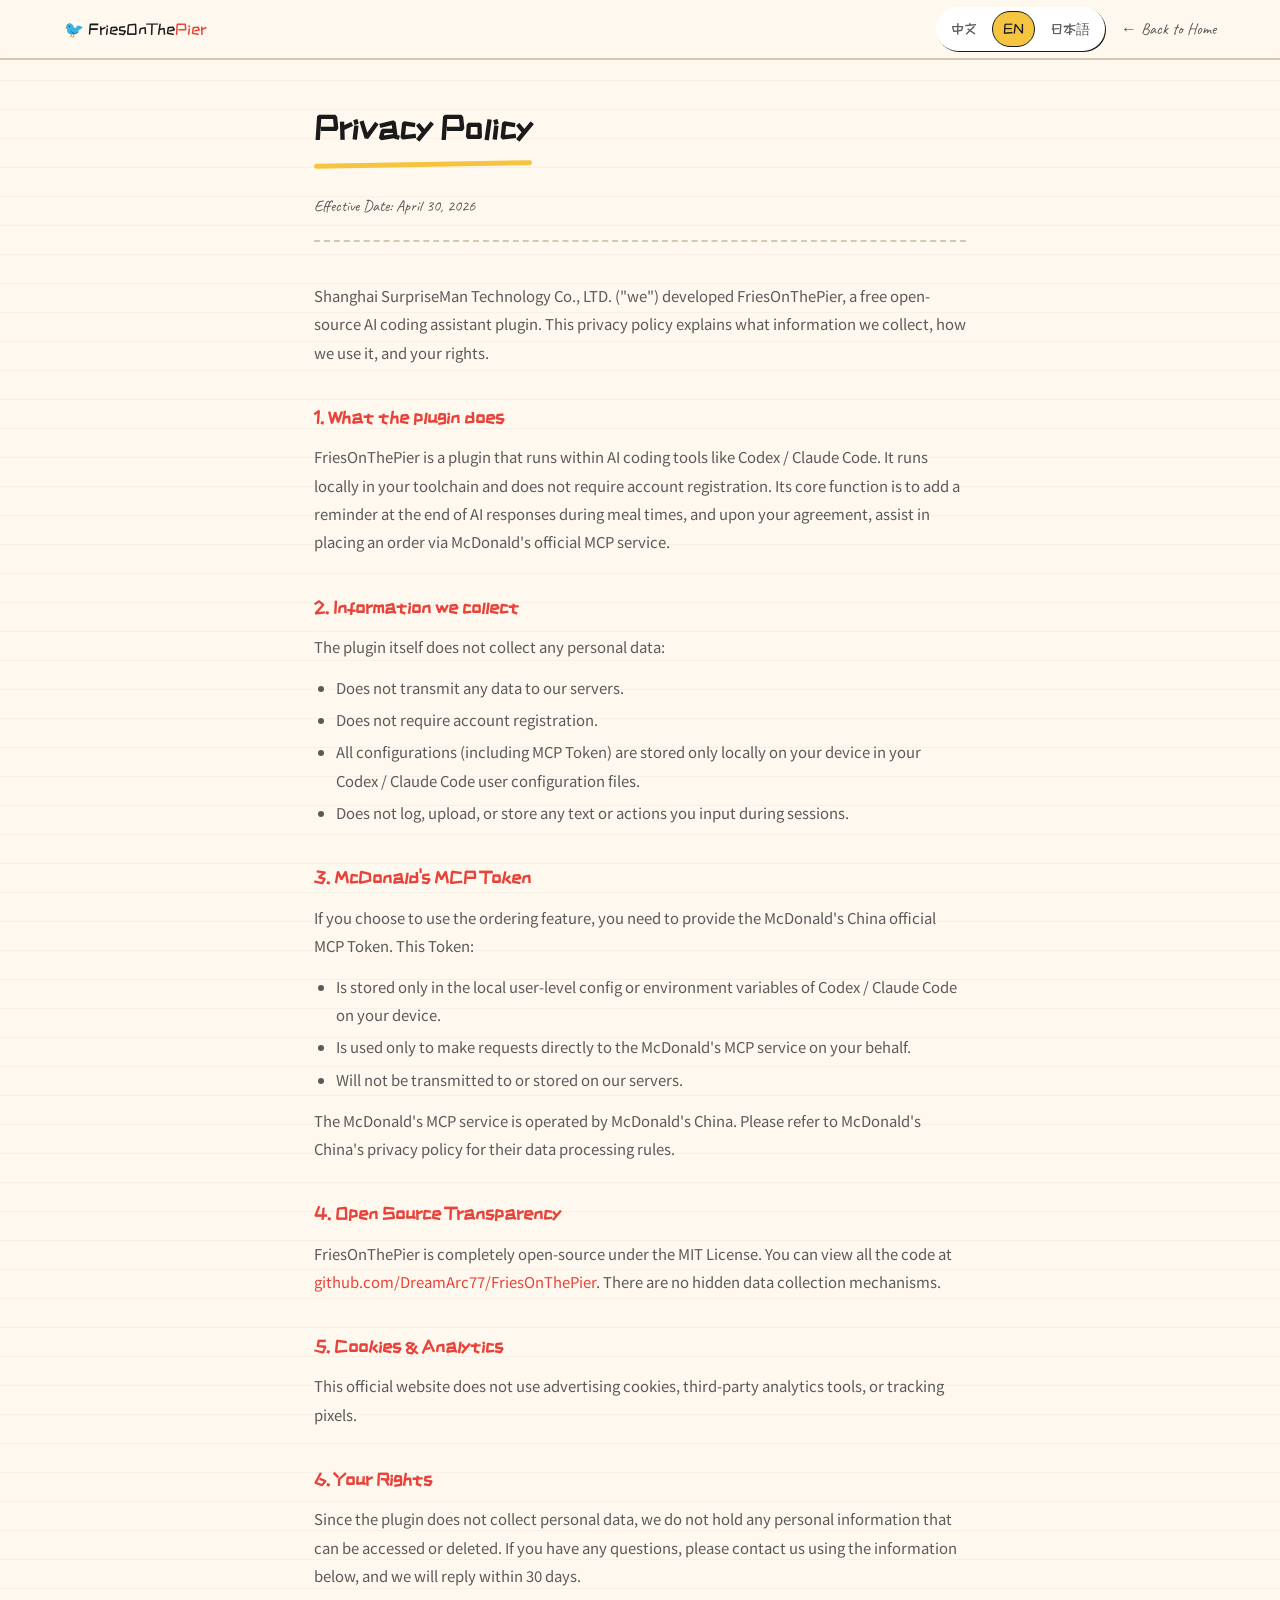
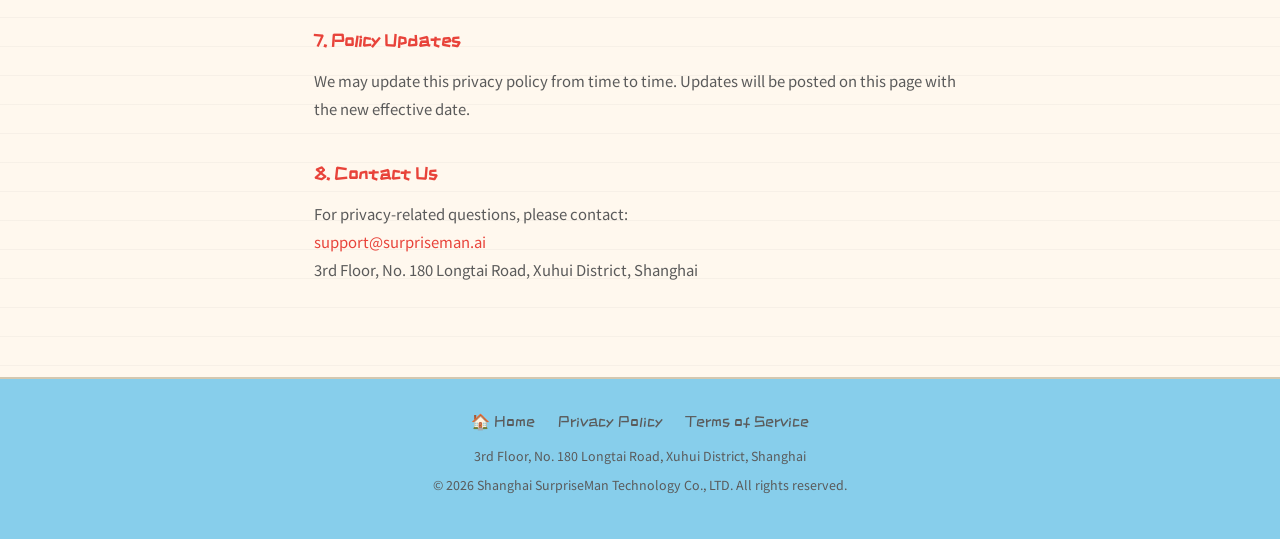
<file: website/privacy-en.html>
<!DOCTYPE html>
<html lang="en">
<head>
  <meta charset="UTF-8" />
  <meta name="viewport" content="width=device-width, initial-scale=1.0" />
  <title>Privacy Policy — FriesOnThePier</title>
  <meta name="description" content="Privacy Policy for FriesOnThePier Plugin" />
  <link rel="preconnect" href="https://fonts.googleapis.com" />
  <link rel="preconnect" href="https://fonts.gstatic.com" crossorigin />
  <link href="https://fonts.googleapis.com/css2?family=Caveat:wght@400;600;700&family=ZCOOL+KuaiLe&family=Noto+Sans+SC:wght@400;500&display=swap" rel="stylesheet" />
  <link rel="icon" type="image/png" href="ENG_logo.png" />
  <style>
    *, *::before, *::after { box-sizing: border-box; margin: 0; padding: 0; }
    :root {
      --sky:      #87CEEB;
      --cream:    #FFF8EE;
      --ink:      #1A1A1A;
      --pier:     #5A5A5A;
      --fries:    #F5C542;
      --ketchup:  #E8433A;
      --white:    #FFFFFF;
      --border:   #D4C8B0;
    }
    body {
      font-family: 'Noto Sans SC', sans-serif;
      background: var(--cream);
      color: var(--ink);
      line-height: 1.8;
      background-image: repeating-linear-gradient(0deg, transparent, transparent 28px, rgba(0,0,0,.03) 28px, rgba(0,0,0,.03) 29px);
    }

    /* ── Nav ── */
    nav {
      position: fixed; top: 0; left: 0; right: 0; z-index: 100;
      display: flex; align-items: center; justify-content: space-between;
      padding: 0 5%; height: 60px;
      background: rgba(255,248,238,.92); backdrop-filter: blur(12px);
      border-bottom: 2px solid var(--border);
    }
    .nav-logo {
      font-family: 'ZCOOL KuaiLe', cursive;
      font-size: 1rem; color: var(--ink);
      text-decoration: none;
    }
    .nav-logo span { color: var(--ketchup); }
    .nav-back {
      font-family: 'Caveat', cursive;
      font-size: 1rem; color: var(--pier);
      text-decoration: none; transition: color .2s;
    }
    .nav-back:hover { color: var(--ketchup); }

    /* ── Content ── */
    .container {
      max-width: 780px;
      margin: 0 auto;
      padding: 100px 5% 80px;
    }

    h1 {
      font-family: 'ZCOOL KuaiLe', cursive;
      font-size: 2rem; color: var(--ink);
      margin-bottom: .4rem;
      position: relative; display: inline-block;
    }
    h1::after {
      content: '';
      display: block; height: 5px;
      background: var(--fries);
      border-radius: 3px;
      margin-top: 4px;
      transform: rotate(-1deg);
    }

    .effective {
      font-family: 'Caveat', cursive;
      font-size: 1rem; color: var(--pier);
      margin: 1.2rem 0 2.5rem;
      padding-bottom: 1.2rem;
      border-bottom: 2px dashed var(--border);
    }

    h2 {
      font-family: 'ZCOOL KuaiLe', cursive;
      font-size: 1.1rem; color: var(--ketchup);
      margin: 2.2rem 0 .6rem;
    }

    p {
      font-size: .93rem; color: var(--pier);
      line-height: 1.9; margin-bottom: .8rem;
    }

    ul {
      padding-left: 1.4rem; margin-bottom: .8rem;
    }
    li {
      font-size: .93rem; color: var(--pier);
      line-height: 1.9; margin-bottom: .25rem;
    }

    a { color: var(--ketchup); text-decoration: none; }
    a:hover { text-decoration: underline; }

    /* ── LANGUAGE SWITCHER ── */
    .lang-switcher {
      display: flex;
      gap: 4px;
      background: var(--white);
      border-radius: 100px;
      padding: 4px;
    }
    .lang-switcher a {
      text-decoration: none;
      font-family: 'ZCOOL KuaiLe', cursive;
      font-size: 0.9rem;
      color: var(--pier);
      padding: 4px 10px;
      border-radius: 100px;
      transition: all 0.2s;
      border: 1px solid transparent;
    }
    .lang-switcher a:hover {
      color: var(--ketchup);
      background: var(--cream);
    }
    .lang-switcher a.active {
      background: var(--fries);
      color: var(--ink);
      border: 1px solid var(--ink);
    }
    nav .lang-switcher {
      box-shadow: 1px 1px 0 var(--ink);
    }

    /* ── Footer ── */
    footer {
      border-top: 2px solid var(--border);
      background: var(--sky);
      padding: 1.8rem 5%;
      text-align: center;
      font-family: 'Caveat', cursive;
      font-size: 1rem; color: var(--pier);
    }
    .footer-links { margin-bottom: .6rem; }
    .footer-links a {
      color: var(--pier); text-decoration: none;
      margin: 0 .6rem; transition: color .2s;
      font-family: 'ZCOOL KuaiLe', cursive;
      font-size: .95rem;
    }
    .footer-links a:hover { color: var(--ketchup); }
    .footer-addr {
      font-family: 'Noto Sans SC', sans-serif;
      font-size: .78rem; color: var(--pier);
      line-height: 1.7; margin-bottom: .4rem;
    }
    .footer-copy {
      font-family: 'Noto Sans SC', sans-serif;
      font-size: .78rem; color: var(--pier);
    }
  </style>
</head>
<body>
<nav>
  <a href="index-en.html" class="nav-logo">🐦 FriesOnThe<span>Pier</span></a>
  <div style="display:flex; align-items:center; gap: 16px;">
    <div class="lang-switcher">
      <a href="privacy.html">中文</a>
      <a href="privacy-en.html" class="active">EN</a>
      <a href="privacy-ja.html">日本語</a>
    </div>
    <a href="index-en.html" class="nav-back">← Back to Home</a>
  </div>
</nav>

<div class="container">
  <h1>Privacy Policy</h1>
  <div class="effective">Effective Date: April 30, 2026</div>

  <p>Shanghai SurpriseMan Technology Co., LTD. ("we") developed FriesOnThePier, a free open-source AI coding assistant plugin. This privacy policy explains what information we collect, how we use it, and your rights.</p>

  <h2>1. What the plugin does</h2>
  <p>FriesOnThePier is a plugin that runs within AI coding tools like Codex / Claude Code. It runs locally in your toolchain and does not require account registration. Its core function is to add a reminder at the end of AI responses during meal times, and upon your agreement, assist in placing an order via McDonald's official MCP service.</p>

  <h2>2. Information we collect</h2>
  <p>The plugin itself does not collect any personal data:</p>
  <ul>
    <li>Does not transmit any data to our servers.</li>
    <li>Does not require account registration.</li>
    <li>All configurations (including MCP Token) are stored only locally on your device in your Codex / Claude Code user configuration files.</li>
    <li>Does not log, upload, or store any text or actions you input during sessions.</li>
  </ul>

  <h2>3. McDonald's MCP Token</h2>
  <p>If you choose to use the ordering feature, you need to provide the McDonald's China official MCP Token. This Token:</p>
  <ul>
    <li>Is stored only in the local user-level config or environment variables of Codex / Claude Code on your device.</li>
    <li>Is used only to make requests directly to the McDonald's MCP service on your behalf.</li>
    <li>Will not be transmitted to or stored on our servers.</li>
  </ul>
  <p>The McDonald's MCP service is operated by McDonald's China. Please refer to McDonald's China's privacy policy for their data processing rules.</p>

  <h2>4. Open Source Transparency</h2>
  <p>FriesOnThePier is completely open-source under the MIT License. You can view all the code at <a href="https://github.com/DreamArc77/FriesOnThePier" target="_blank">github.com/DreamArc77/FriesOnThePier</a>. There are no hidden data collection mechanisms.</p>

  <h2>5. Cookies & Analytics</h2>
  <p>This official website does not use advertising cookies, third-party analytics tools, or tracking pixels.</p>

  <h2>6. Your Rights</h2>
  <p>Since the plugin does not collect personal data, we do not hold any personal information that can be accessed or deleted. If you have any questions, please contact us using the information below, and we will reply within 30 days.</p>

  <h2>7. Policy Updates</h2>
  <p>We may update this privacy policy from time to time. Updates will be posted on this page with the new effective date.</p>

  <h2>8. Contact Us</h2>
  <p>For privacy-related questions, please contact:<br/>
  <a href="mailto:support@surpriseman.ai">support@surpriseman.ai</a><br/>
  3rd Floor, No. 180 Longtai Road, Xuhui District, Shanghai</p>
</div>

<footer>
  <div class="footer-links">
    <a href="index-en.html">🏠 Home</a>
    <a href="privacy-en.html">Privacy Policy</a>
    <a href="terms-en.html">Terms of Service</a>
  </div>
  <p class="footer-addr">3rd Floor, No. 180 Longtai Road, Xuhui District, Shanghai</p>
  <p class="footer-copy">© 2026 Shanghai SurpriseMan Technology Co., LTD. All rights reserved.</p>
</footer>
</body>
</html>
</file>
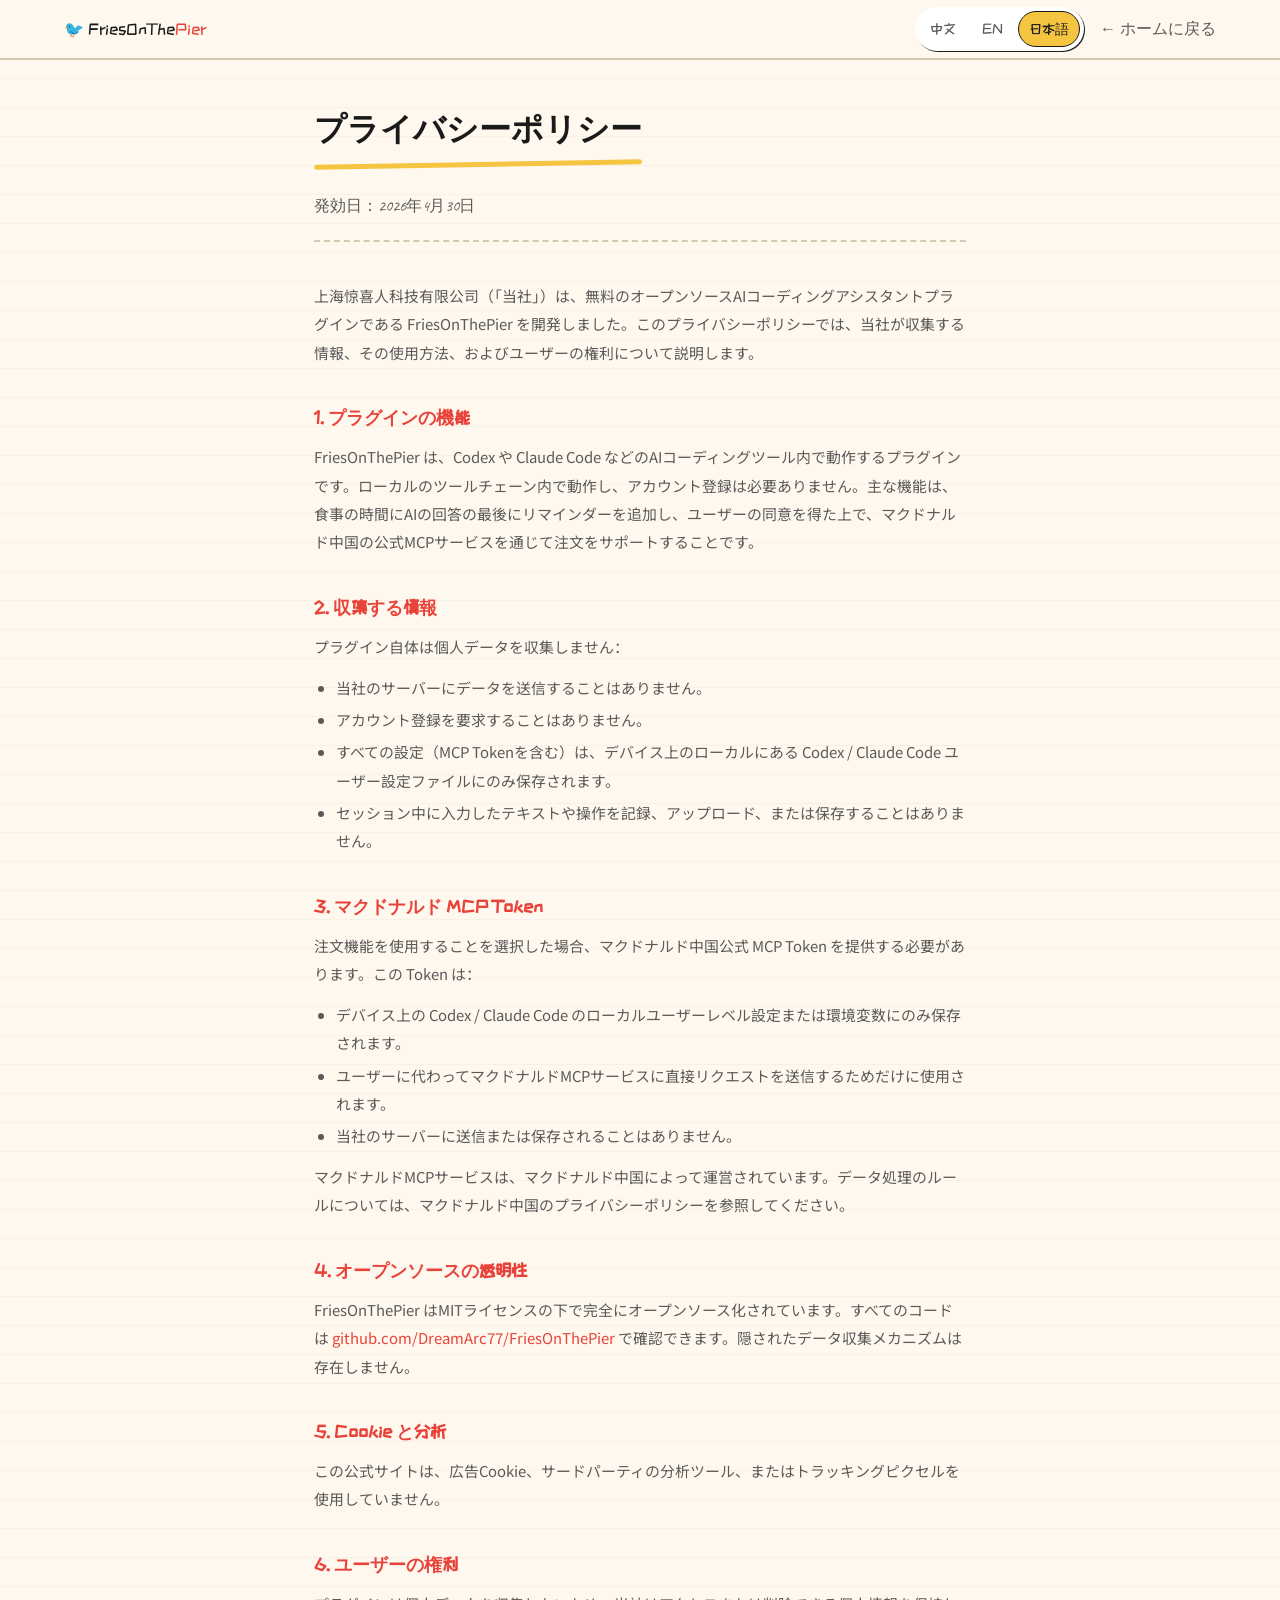
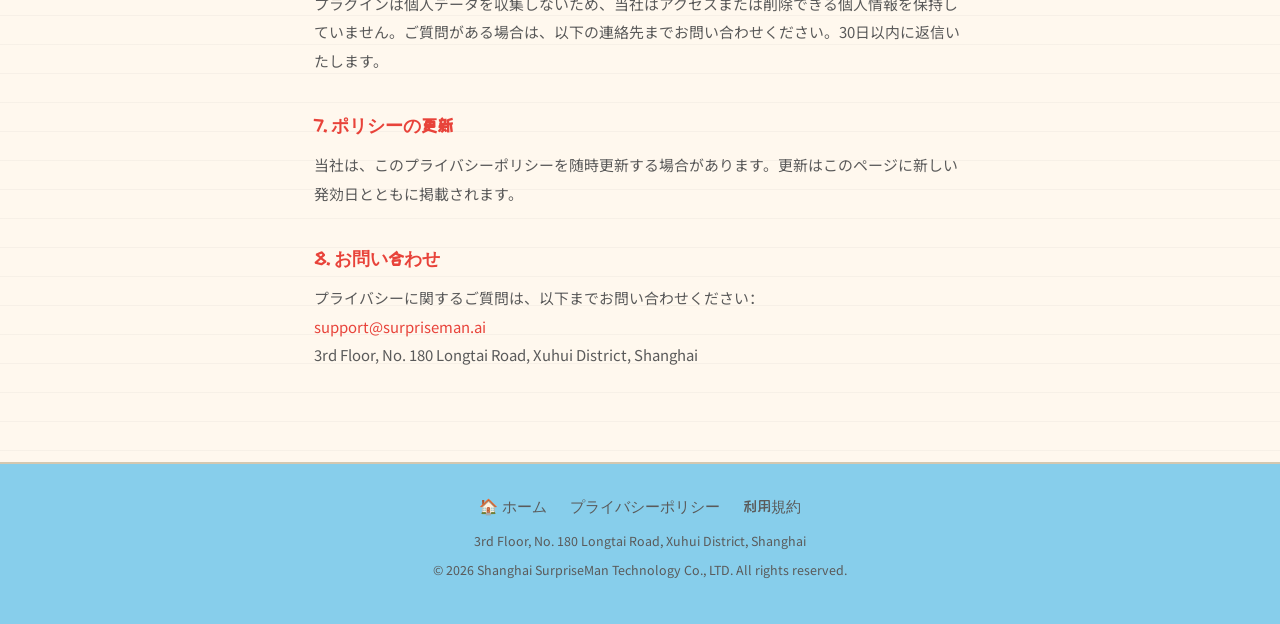
<file: website/privacy-ja.html>
<!DOCTYPE html>
<html lang="ja">
<head>
  <meta charset="UTF-8" />
  <meta name="viewport" content="width=device-width, initial-scale=1.0" />
  <title>プライバシーポリシー — FriesOnThePier</title>
  <meta name="description" content="FriesOnThePierプラグイン プライバシーポリシー" />
  <link rel="preconnect" href="https://fonts.googleapis.com" />
  <link rel="preconnect" href="https://fonts.gstatic.com" crossorigin />
  <link href="https://fonts.googleapis.com/css2?family=Caveat:wght@400;600;700&family=ZCOOL+KuaiLe&family=Noto+Sans+SC:wght@400;500&display=swap" rel="stylesheet" />
  <link rel="icon" type="image/png" href="ENG_logo.png" />
  <style>
    *, *::before, *::after { box-sizing: border-box; margin: 0; padding: 0; }
    :root {
      --sky:      #87CEEB;
      --cream:    #FFF8EE;
      --ink:      #1A1A1A;
      --pier:     #5A5A5A;
      --fries:    #F5C542;
      --ketchup:  #E8433A;
      --white:    #FFFFFF;
      --border:   #D4C8B0;
    }
    body {
      font-family: 'Noto Sans SC', sans-serif;
      background: var(--cream);
      color: var(--ink);
      line-height: 1.8;
      background-image: repeating-linear-gradient(0deg, transparent, transparent 28px, rgba(0,0,0,.03) 28px, rgba(0,0,0,.03) 29px);
    }

    /* ── Nav ── */
    nav {
      position: fixed; top: 0; left: 0; right: 0; z-index: 100;
      display: flex; align-items: center; justify-content: space-between;
      padding: 0 5%; height: 60px;
      background: rgba(255,248,238,.92); backdrop-filter: blur(12px);
      border-bottom: 2px solid var(--border);
    }
    .nav-logo {
      font-family: 'ZCOOL KuaiLe', cursive;
      font-size: 1rem; color: var(--ink);
      text-decoration: none;
    }
    .nav-logo span { color: var(--ketchup); }
    .nav-back {
      font-family: 'Caveat', cursive;
      font-size: 1rem; color: var(--pier);
      text-decoration: none; transition: color .2s;
    }
    .nav-back:hover { color: var(--ketchup); }

    /* ── Content ── */
    .container {
      max-width: 780px;
      margin: 0 auto;
      padding: 100px 5% 80px;
    }

    h1 {
      font-family: 'ZCOOL KuaiLe', cursive;
      font-size: 2rem; color: var(--ink);
      margin-bottom: .4rem;
      position: relative; display: inline-block;
    }
    h1::after {
      content: '';
      display: block; height: 5px;
      background: var(--fries);
      border-radius: 3px;
      margin-top: 4px;
      transform: rotate(-1deg);
    }

    .effective {
      font-family: 'Caveat', cursive;
      font-size: 1rem; color: var(--pier);
      margin: 1.2rem 0 2.5rem;
      padding-bottom: 1.2rem;
      border-bottom: 2px dashed var(--border);
    }

    h2 {
      font-family: 'ZCOOL KuaiLe', cursive;
      font-size: 1.1rem; color: var(--ketchup);
      margin: 2.2rem 0 .6rem;
    }

    p {
      font-size: .93rem; color: var(--pier);
      line-height: 1.9; margin-bottom: .8rem;
    }

    ul {
      padding-left: 1.4rem; margin-bottom: .8rem;
    }
    li {
      font-size: .93rem; color: var(--pier);
      line-height: 1.9; margin-bottom: .25rem;
    }

    a { color: var(--ketchup); text-decoration: none; }
    a:hover { text-decoration: underline; }

    /* ── LANGUAGE SWITCHER ── */
    .lang-switcher {
      display: flex;
      gap: 4px;
      background: var(--white);
      border-radius: 100px;
      padding: 4px;
    }
    .lang-switcher a {
      text-decoration: none;
      font-family: 'ZCOOL KuaiLe', cursive;
      font-size: 0.9rem;
      color: var(--pier);
      padding: 4px 10px;
      border-radius: 100px;
      transition: all 0.2s;
      border: 1px solid transparent;
    }
    .lang-switcher a:hover {
      color: var(--ketchup);
      background: var(--cream);
    }
    .lang-switcher a.active {
      background: var(--fries);
      color: var(--ink);
      border: 1px solid var(--ink);
    }
    nav .lang-switcher {
      box-shadow: 1px 1px 0 var(--ink);
    }

    /* ── Footer ── */
    footer {
      border-top: 2px solid var(--border);
      background: var(--sky);
      padding: 1.8rem 5%;
      text-align: center;
      font-family: 'Caveat', cursive;
      font-size: 1rem; color: var(--pier);
    }
    .footer-links { margin-bottom: .6rem; }
    .footer-links a {
      color: var(--pier); text-decoration: none;
      margin: 0 .6rem; transition: color .2s;
      font-family: 'ZCOOL KuaiLe', cursive;
      font-size: .95rem;
    }
    .footer-links a:hover { color: var(--ketchup); }
    .footer-addr {
      font-family: 'Noto Sans SC', sans-serif;
      font-size: .78rem; color: var(--pier);
      line-height: 1.7; margin-bottom: .4rem;
    }
    .footer-copy {
      font-family: 'Noto Sans SC', sans-serif;
      font-size: .78rem; color: var(--pier);
    }
  </style>
</head>
<body>
<nav>
  <a href="index-ja.html" class="nav-logo">🐦 FriesOnThe<span>Pier</span></a>
  <div style="display:flex; align-items:center; gap: 16px;">
    <div class="lang-switcher">
      <a href="privacy.html">中文</a>
      <a href="privacy-en.html">EN</a>
      <a href="privacy-ja.html" class="active">日本語</a>
    </div>
    <a href="index-ja.html" class="nav-back">← ホームに戻る</a>
  </div>
</nav>

<div class="container">
  <h1>プライバシーポリシー</h1>
  <div class="effective">発効日：2026年4月30日</div>

  <p>上海惊喜人科技有限公司（「当社」）は、無料のオープンソースAIコーディングアシスタントプラグインである FriesOnThePier を開発しました。このプライバシーポリシーでは、当社が収集する情報、その使用方法、およびユーザーの権利について説明します。</p>

  <h2>1. プラグインの機能</h2>
  <p>FriesOnThePier は、Codex や Claude Code などのAIコーディングツール内で動作するプラグインです。ローカルのツールチェーン内で動作し、アカウント登録は必要ありません。主な機能は、食事の時間にAIの回答の最後にリマインダーを追加し、ユーザーの同意を得た上で、マクドナルド中国の公式MCPサービスを通じて注文をサポートすることです。</p>

  <h2>2. 収集する情報</h2>
  <p>プラグイン自体は個人データを収集しません：</p>
  <ul>
    <li>当社のサーバーにデータを送信することはありません。</li>
    <li>アカウント登録を要求することはありません。</li>
    <li>すべての設定（MCP Tokenを含む）は、デバイス上のローカルにある Codex / Claude Code ユーザー設定ファイルにのみ保存されます。</li>
    <li>セッション中に入力したテキストや操作を記録、アップロード、または保存することはありません。</li>
  </ul>

  <h2>3. マクドナルド MCP Token</h2>
  <p>注文機能を使用することを選択した場合、マクドナルド中国公式 MCP Token を提供する必要があります。この Token は：</p>
  <ul>
    <li>デバイス上の Codex / Claude Code のローカルユーザーレベル設定または環境変数にのみ保存されます。</li>
    <li>ユーザーに代わってマクドナルドMCPサービスに直接リクエストを送信するためだけに使用されます。</li>
    <li>当社のサーバーに送信または保存されることはありません。</li>
  </ul>
  <p>マクドナルドMCPサービスは、マクドナルド中国によって運営されています。データ処理のルールについては、マクドナルド中国のプライバシーポリシーを参照してください。</p>

  <h2>4. オープンソースの透明性</h2>
  <p>FriesOnThePier はMITライセンスの下で完全にオープンソース化されています。すべてのコードは <a href="https://github.com/DreamArc77/FriesOnThePier" target="_blank">github.com/DreamArc77/FriesOnThePier</a> で確認できます。隠されたデータ収集メカニズムは存在しません。</p>

  <h2>5. Cookie と分析</h2>
  <p>この公式サイトは、広告Cookie、サードパーティの分析ツール、またはトラッキングピクセルを使用していません。</p>

  <h2>6. ユーザーの権利</h2>
  <p>プラグインは個人データを収集しないため、当社はアクセスまたは削除できる個人情報を保持していません。ご質問がある場合は、以下の連絡先までお問い合わせください。30日以内に返信いたします。</p>

  <h2>7. ポリシーの更新</h2>
  <p>当社は、このプライバシーポリシーを随時更新する場合があります。更新はこのページに新しい発効日とともに掲載されます。</p>

  <h2>8. お問い合わせ</h2>
  <p>プライバシーに関するご質問は、以下までお問い合わせください：<br/>
  <a href="mailto:support@surpriseman.ai">support@surpriseman.ai</a><br/>
  3rd Floor, No. 180 Longtai Road, Xuhui District, Shanghai</p>
</div>

<footer>
  <div class="footer-links">
    <a href="index-ja.html">🏠 ホーム</a>
    <a href="privacy-ja.html">プライバシーポリシー</a>
    <a href="terms-ja.html">利用規約</a>
  </div>
  <p class="footer-addr">3rd Floor, No. 180 Longtai Road, Xuhui District, Shanghai</p>
  <p class="footer-copy">© 2026 Shanghai SurpriseMan Technology Co., LTD. All rights reserved.</p>
</footer>
</body>
</html>
</file>
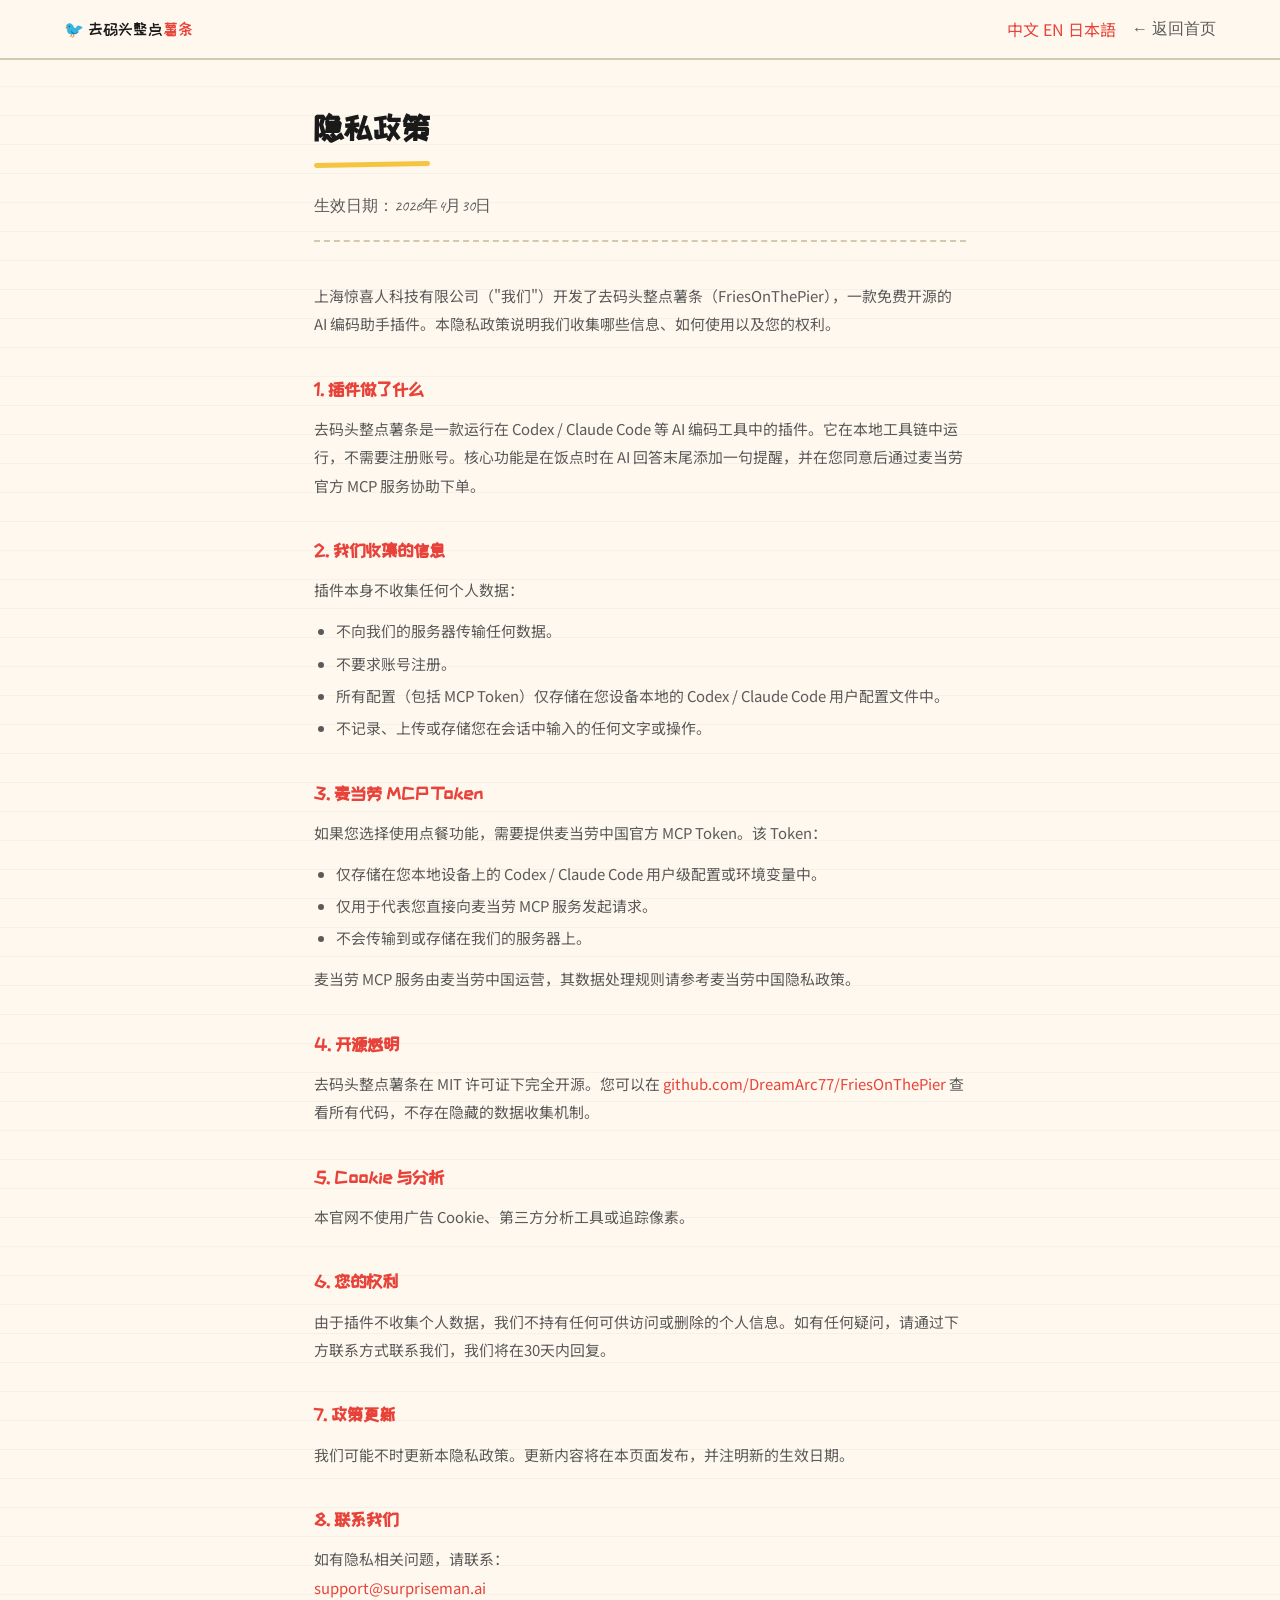
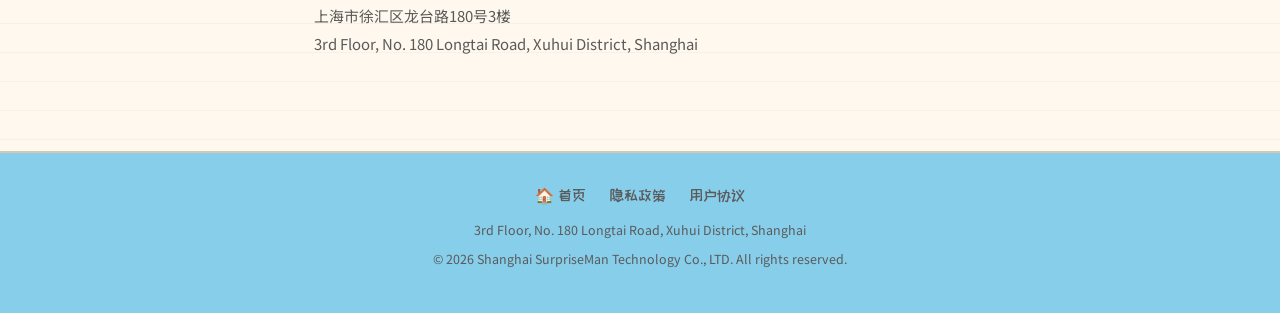
<file: website/privacy.html>
<!DOCTYPE html>
<html lang="zh-CN">
<head>
  <meta charset="UTF-8" />
  <meta name="viewport" content="width=device-width, initial-scale=1.0" />
  <title>隐私政策 — 去码头整点薯条</title>
  <meta name="description" content="去码头整点薯条插件隐私政策" />
  <link rel="preconnect" href="https://fonts.googleapis.com" />
  <link rel="preconnect" href="https://fonts.gstatic.com" crossorigin />
  <link href="https://fonts.googleapis.com/css2?family=Caveat:wght@400;600;700&family=ZCOOL+KuaiLe&family=Noto+Sans+SC:wght@400;500&display=swap" rel="stylesheet" />
  <link rel="icon" type="image/png" href="ENG_logo.png" />
  <style>
    *, *::before, *::after { box-sizing: border-box; margin: 0; padding: 0; }
    :root {
      --sky:      #87CEEB;
      --cream:    #FFF8EE;
      --ink:      #1A1A1A;
      --pier:     #5A5A5A;
      --fries:    #F5C542;
      --ketchup:  #E8433A;
      --white:    #FFFFFF;
      --border:   #D4C8B0;
    }
    body {
      font-family: 'Noto Sans SC', sans-serif;
      background: var(--cream);
      color: var(--ink);
      line-height: 1.8;
      background-image: repeating-linear-gradient(0deg, transparent, transparent 28px, rgba(0,0,0,.03) 28px, rgba(0,0,0,.03) 29px);
    }

    /* ── 导航 ── */
    nav {
      position: fixed; top: 0; left: 0; right: 0; z-index: 100;
      display: flex; align-items: center; justify-content: space-between;
      padding: 0 5%; height: 60px;
      background: rgba(255,248,238,.92); backdrop-filter: blur(12px);
      border-bottom: 2px solid var(--border);
    }
    .nav-logo {
      font-family: 'ZCOOL KuaiLe', cursive;
      font-size: 1rem; color: var(--ink);
      text-decoration: none;
    }
    .nav-logo span { color: var(--ketchup); }
    .nav-back {
      font-family: 'Caveat', cursive;
      font-size: 1rem; color: var(--pier);
      text-decoration: none; transition: color .2s;
    }
    .nav-back:hover { color: var(--ketchup); }

    /* ── 内容 ── */
    .container {
      max-width: 780px;
      margin: 0 auto;
      padding: 100px 5% 80px;
    }

    h1 {
      font-family: 'ZCOOL KuaiLe', cursive;
      font-size: 2rem; color: var(--ink);
      margin-bottom: .4rem;
      position: relative; display: inline-block;
    }
    h1::after {
      content: '';
      display: block; height: 5px;
      background: var(--fries);
      border-radius: 3px;
      margin-top: 4px;
      transform: rotate(-1deg);
    }

    .effective {
      font-family: 'Caveat', cursive;
      font-size: 1rem; color: var(--pier);
      margin: 1.2rem 0 2.5rem;
      padding-bottom: 1.2rem;
      border-bottom: 2px dashed var(--border);
    }

    h2 {
      font-family: 'ZCOOL KuaiLe', cursive;
      font-size: 1.1rem; color: var(--ketchup);
      margin: 2.2rem 0 .6rem;
    }

    p {
      font-size: .93rem; color: var(--pier);
      line-height: 1.9; margin-bottom: .8rem;
    }

    ul {
      padding-left: 1.4rem; margin-bottom: .8rem;
    }
    li {
      font-size: .93rem; color: var(--pier);
      line-height: 1.9; margin-bottom: .25rem;
    }

    a { color: var(--ketchup); text-decoration: none; }
    a:hover { text-decoration: underline; }

    /* ── Footer ── */
    footer {
      border-top: 2px solid var(--border);
      background: var(--sky);
      padding: 1.8rem 5%;
      text-align: center;
      font-family: 'Caveat', cursive;
      font-size: 1rem; color: var(--pier);
    }
    .footer-links { margin-bottom: .6rem; }
    .footer-links a {
      color: var(--pier); text-decoration: none;
      margin: 0 .6rem; transition: color .2s;
      font-family: 'ZCOOL KuaiLe', cursive;
      font-size: .95rem;
    }
    .footer-links a:hover { color: var(--ketchup); }
    .footer-addr {
      font-family: 'Noto Sans SC', sans-serif;
      font-size: .78rem; color: var(--pier);
      line-height: 1.7; margin-bottom: .4rem;
    }
    .footer-copy {
      font-family: 'Noto Sans SC', sans-serif;
      font-size: .78rem; color: var(--pier);
    }
  </style>
</head>
<body>
<nav>
  <a href="index.html" class="nav-logo">🐦 去码头整点<span>薯条</span></a>
  <div style="display:flex; align-items:center; gap: 16px;">
    <div class="lang-switcher">
      <a href="privacy.html" class="active">中文</a>
      <a href="privacy-en.html">EN</a>
      <a href="privacy-ja.html">日本語</a>
    </div>
    <a href="index.html" class="nav-back">← 返回首页</a>
  </div>
</nav>

<div class="container">
  <h1>隐私政策</h1>
  <div class="effective">生效日期：2026年4月30日</div>

  <p>上海惊喜人科技有限公司（"我们"）开发了去码头整点薯条（FriesOnThePier），一款免费开源的 AI 编码助手插件。本隐私政策说明我们收集哪些信息、如何使用以及您的权利。</p>

  <h2>1. 插件做了什么</h2>
  <p>去码头整点薯条是一款运行在 Codex / Claude Code 等 AI 编码工具中的插件。它在本地工具链中运行，不需要注册账号。核心功能是在饭点时在 AI 回答末尾添加一句提醒，并在您同意后通过麦当劳官方 MCP 服务协助下单。</p>

  <h2>2. 我们收集的信息</h2>
  <p>插件本身不收集任何个人数据：</p>
  <ul>
    <li>不向我们的服务器传输任何数据。</li>
    <li>不要求账号注册。</li>
    <li>所有配置（包括 MCP Token）仅存储在您设备本地的 Codex / Claude Code 用户配置文件中。</li>
    <li>不记录、上传或存储您在会话中输入的任何文字或操作。</li>
  </ul>

  <h2>3. 麦当劳 MCP Token</h2>
  <p>如果您选择使用点餐功能，需要提供麦当劳中国官方 MCP Token。该 Token：</p>
  <ul>
    <li>仅存储在您本地设备上的 Codex / Claude Code 用户级配置或环境变量中。</li>
    <li>仅用于代表您直接向麦当劳 MCP 服务发起请求。</li>
    <li>不会传输到或存储在我们的服务器上。</li>
  </ul>
  <p>麦当劳 MCP 服务由麦当劳中国运营，其数据处理规则请参考麦当劳中国隐私政策。</p>

  <h2>4. 开源透明</h2>
  <p>去码头整点薯条在 MIT 许可证下完全开源。您可以在 <a href="https://github.com/DreamArc77/FriesOnThePier" target="_blank">github.com/DreamArc77/FriesOnThePier</a> 查看所有代码，不存在隐藏的数据收集机制。</p>

  <h2>5. Cookie 与分析</h2>
  <p>本官网不使用广告 Cookie、第三方分析工具或追踪像素。</p>

  <h2>6. 您的权利</h2>
  <p>由于插件不收集个人数据，我们不持有任何可供访问或删除的个人信息。如有任何疑问，请通过下方联系方式联系我们，我们将在30天内回复。</p>

  <h2>7. 政策更新</h2>
  <p>我们可能不时更新本隐私政策。更新内容将在本页面发布，并注明新的生效日期。</p>

  <h2>8. 联系我们</h2>
  <p>如有隐私相关问题，请联系：<br/>
  <a href="mailto:support@surpriseman.ai">support@surpriseman.ai</a><br/>
  上海市徐汇区龙台路180号3楼<br/>
  3rd Floor, No. 180 Longtai Road, Xuhui District, Shanghai</p>
</div>

<footer>
  <div class="footer-links">
    <a href="index.html">🏠 首页</a>
    <a href="privacy.html">隐私政策</a>
    <a href="terms.html">用户协议</a>
  </div>
  <p class="footer-addr">3rd Floor, No. 180 Longtai Road, Xuhui District, Shanghai</p>
  <p class="footer-copy">© 2026 Shanghai SurpriseMan Technology Co., LTD. All rights reserved.</p>
</footer>
</body>
</html>
</file>
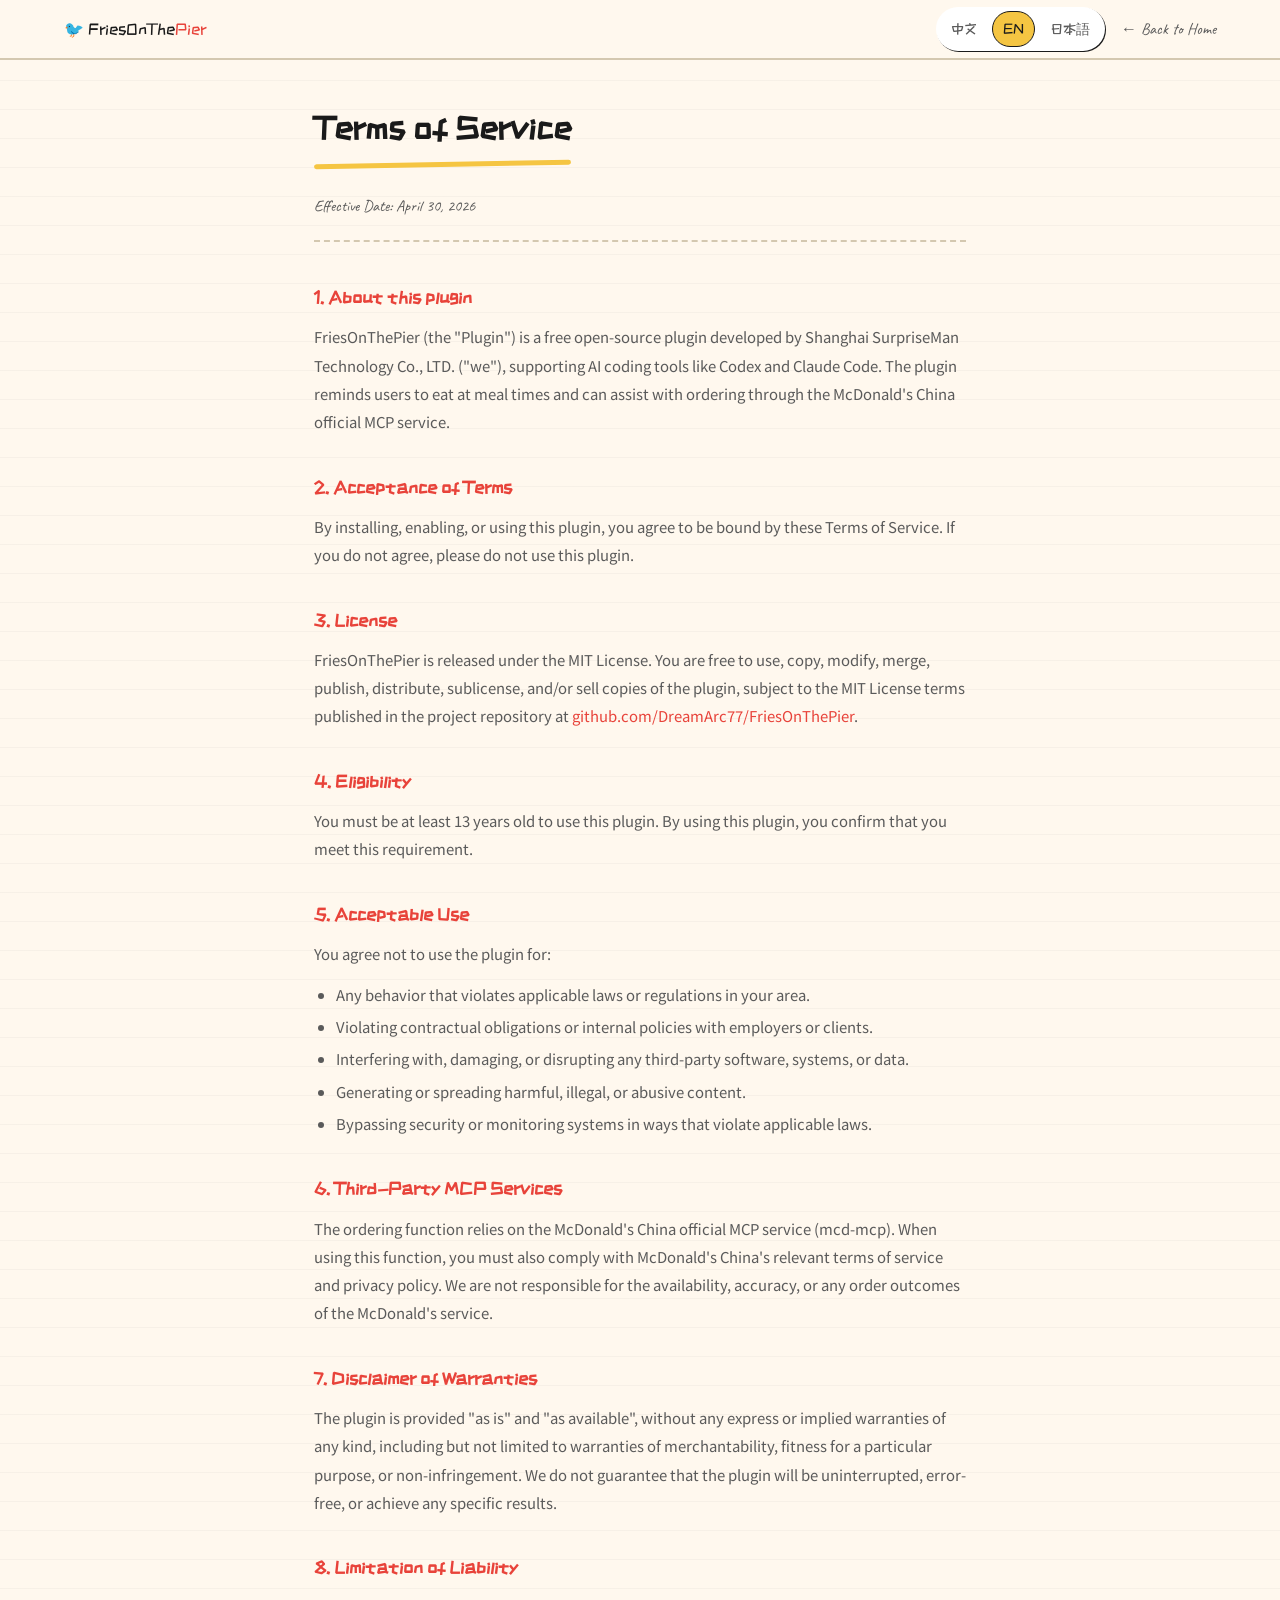
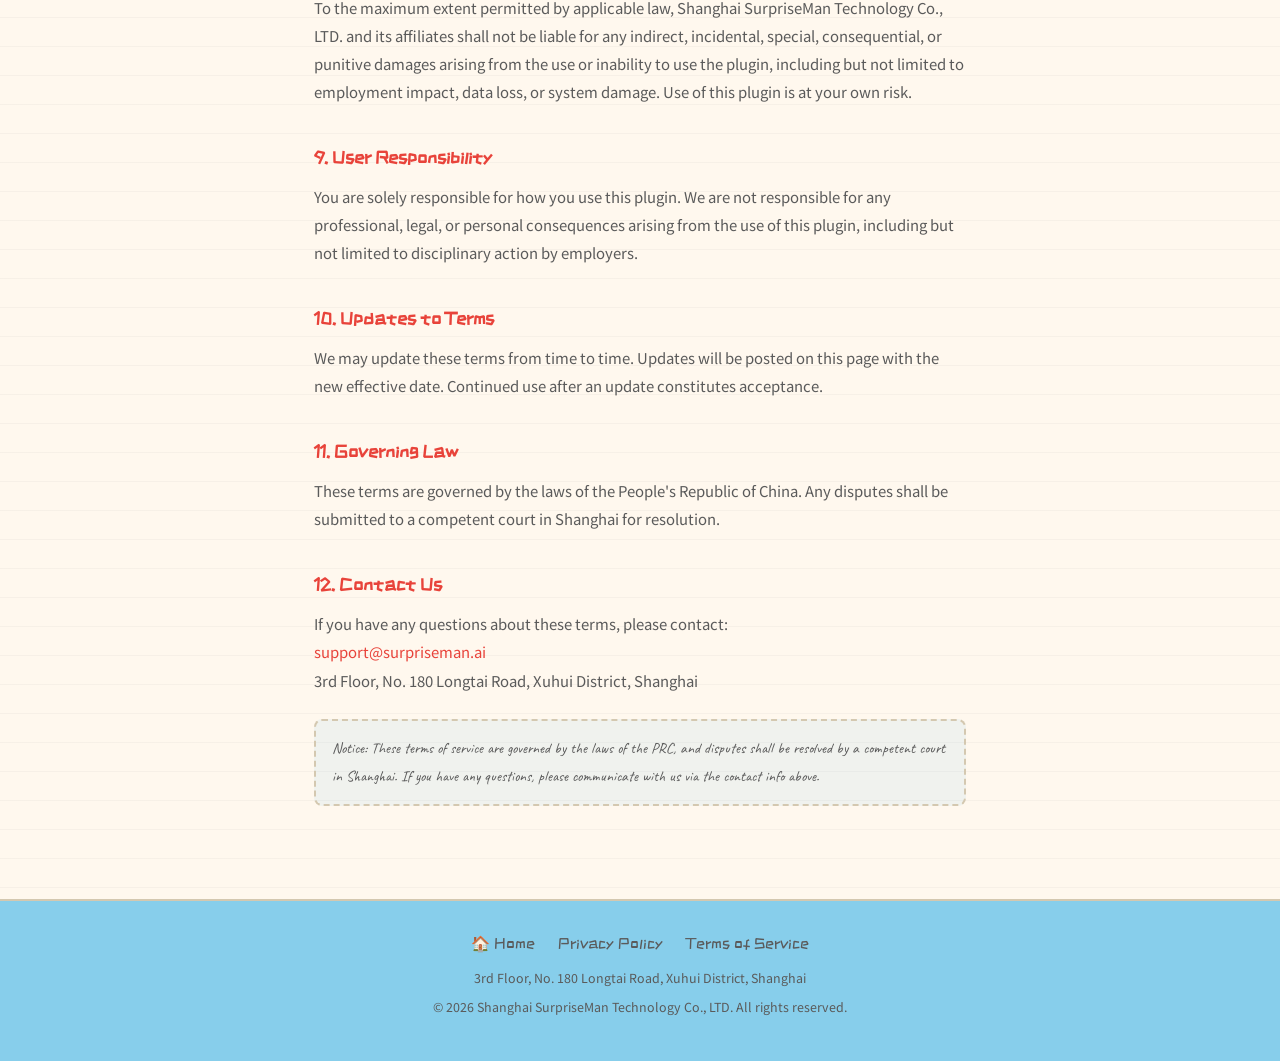
<file: website/terms-en.html>
<!DOCTYPE html>
<html lang="en">
<head>
  <meta charset="UTF-8" />
  <meta name="viewport" content="width=device-width, initial-scale=1.0" />
  <title>Terms of Service — FriesOnThePier</title>
  <meta name="description" content="Terms of Service for FriesOnThePier Plugin" />
  <link rel="preconnect" href="https://fonts.googleapis.com" />
  <link rel="preconnect" href="https://fonts.gstatic.com" crossorigin />
  <link href="https://fonts.googleapis.com/css2?family=Caveat:wght@400;600;700&family=ZCOOL+KuaiLe&family=Noto+Sans+SC:wght@400;500&display=swap" rel="stylesheet" />
  <link rel="icon" type="image/png" href="ENG_logo.png" />
  <style>
    *, *::before, *::after { box-sizing: border-box; margin: 0; padding: 0; }
    :root {
      --sky:      #87CEEB;
      --cream:    #FFF8EE;
      --ink:      #1A1A1A;
      --pier:     #5A5A5A;
      --fries:    #F5C542;
      --ketchup:  #E8433A;
      --white:    #FFFFFF;
      --border:   #D4C8B0;
    }
    body {
      font-family: 'Noto Sans SC', sans-serif;
      background: var(--cream);
      color: var(--ink);
      line-height: 1.8;
      background-image: repeating-linear-gradient(0deg, transparent, transparent 28px, rgba(0,0,0,.03) 28px, rgba(0,0,0,.03) 29px);
    }

    /* ── Nav ── */
    nav {
      position: fixed; top: 0; left: 0; right: 0; z-index: 100;
      display: flex; align-items: center; justify-content: space-between;
      padding: 0 5%; height: 60px;
      background: rgba(255,248,238,.92); backdrop-filter: blur(12px);
      border-bottom: 2px solid var(--border);
    }
    .nav-logo {
      font-family: 'ZCOOL KuaiLe', cursive;
      font-size: 1rem; color: var(--ink);
      text-decoration: none;
    }
    .nav-logo span { color: var(--ketchup); }
    .nav-back {
      font-family: 'Caveat', cursive;
      font-size: 1rem; color: var(--pier);
      text-decoration: none; transition: color .2s;
    }
    .nav-back:hover { color: var(--ketchup); }

    /* ── Content ── */
    .container {
      max-width: 780px;
      margin: 0 auto;
      padding: 100px 5% 80px;
    }

    h1 {
      font-family: 'ZCOOL KuaiLe', cursive;
      font-size: 2rem; color: var(--ink);
      margin-bottom: .4rem;
      position: relative; display: inline-block;
    }
    h1::after {
      content: '';
      display: block; height: 5px;
      background: var(--fries);
      border-radius: 3px;
      margin-top: 4px;
      transform: rotate(-1deg);
    }

    .effective {
      font-family: 'Caveat', cursive;
      font-size: 1rem; color: var(--pier);
      margin: 1.2rem 0 2.5rem;
      padding-bottom: 1.2rem;
      border-bottom: 2px dashed var(--border);
    }

    h2 {
      font-family: 'ZCOOL KuaiLe', cursive;
      font-size: 1.1rem; color: var(--ketchup);
      margin: 2.2rem 0 .6rem;
    }

    p {
      font-size: .93rem; color: var(--pier);
      line-height: 1.9; margin-bottom: .8rem;
    }

    ul {
      padding-left: 1.4rem; margin-bottom: .8rem;
    }
    li {
      font-size: .93rem; color: var(--pier);
      line-height: 1.9; margin-bottom: .25rem;
    }

    a { color: var(--ketchup); text-decoration: none; }
    a:hover { text-decoration: underline; }

    .note {
      font-family: 'Caveat', cursive;
      font-size: .95rem; color: var(--pier);
      margin-top: 1.5rem;
      padding: .8rem 1rem;
      border: 2px dashed var(--border);
      border-radius: 8px;
      background: rgba(135,206,235,.12);
    }

    /* ── LANGUAGE SWITCHER ── */
    .lang-switcher {
      display: flex;
      gap: 4px;
      background: var(--white);
      border-radius: 100px;
      padding: 4px;
    }
    .lang-switcher a {
      text-decoration: none;
      font-family: 'ZCOOL KuaiLe', cursive;
      font-size: 0.9rem;
      color: var(--pier);
      padding: 4px 10px;
      border-radius: 100px;
      transition: all 0.2s;
      border: 1px solid transparent;
    }
    .lang-switcher a:hover {
      color: var(--ketchup);
      background: var(--cream);
    }
    .lang-switcher a.active {
      background: var(--fries);
      color: var(--ink);
      border: 1px solid var(--ink);
    }
    nav .lang-switcher {
      box-shadow: 1px 1px 0 var(--ink);
    }

    /* ── Footer ── */
    footer {
      border-top: 2px solid var(--border);
      background: var(--sky);
      padding: 1.8rem 5%;
      text-align: center;
      font-family: 'Caveat', cursive;
      font-size: 1rem; color: var(--pier);
    }
    .footer-links { margin-bottom: .6rem; }
    .footer-links a {
      color: var(--pier); text-decoration: none;
      margin: 0 .6rem; transition: color .2s;
      font-family: 'ZCOOL KuaiLe', cursive;
      font-size: .95rem;
    }
    .footer-links a:hover { color: var(--ketchup); }
    .footer-addr {
      font-family: 'Noto Sans SC', sans-serif;
      font-size: .78rem; color: var(--pier);
      line-height: 1.7; margin-bottom: .4rem;
    }
    .footer-copy {
      font-family: 'Noto Sans SC', sans-serif;
      font-size: .78rem; color: var(--pier);
    }
  </style>
</head>
<body>
<nav>
  <a href="index-en.html" class="nav-logo">🐦 FriesOnThe<span>Pier</span></a>
  <div style="display:flex; align-items:center; gap: 16px;">
    <div class="lang-switcher">
      <a href="terms.html">中文</a>
      <a href="terms-en.html" class="active">EN</a>
      <a href="terms-ja.html">日本語</a>
    </div>
    <a href="index-en.html" class="nav-back">← Back to Home</a>
  </div>
</nav>

<div class="container">
  <h1>Terms of Service</h1>
  <div class="effective">Effective Date: April 30, 2026</div>

  <h2>1. About this plugin</h2>
  <p>FriesOnThePier (the "Plugin") is a free open-source plugin developed by Shanghai SurpriseMan Technology Co., LTD. ("we"), supporting AI coding tools like Codex and Claude Code. The plugin reminds users to eat at meal times and can assist with ordering through the McDonald's China official MCP service.</p>

  <h2>2. Acceptance of Terms</h2>
  <p>By installing, enabling, or using this plugin, you agree to be bound by these Terms of Service. If you do not agree, please do not use this plugin.</p>

  <h2>3. License</h2>
  <p>FriesOnThePier is released under the MIT License. You are free to use, copy, modify, merge, publish, distribute, sublicense, and/or sell copies of the plugin, subject to the MIT License terms published in the project repository at <a href="https://github.com/DreamArc77/FriesOnThePier" target="_blank">github.com/DreamArc77/FriesOnThePier</a>.</p>

  <h2>4. Eligibility</h2>
  <p>You must be at least 13 years old to use this plugin. By using this plugin, you confirm that you meet this requirement.</p>

  <h2>5. Acceptable Use</h2>
  <p>You agree not to use the plugin for:</p>
  <ul>
    <li>Any behavior that violates applicable laws or regulations in your area.</li>
    <li>Violating contractual obligations or internal policies with employers or clients.</li>
    <li>Interfering with, damaging, or disrupting any third-party software, systems, or data.</li>
    <li>Generating or spreading harmful, illegal, or abusive content.</li>
    <li>Bypassing security or monitoring systems in ways that violate applicable laws.</li>
  </ul>

  <h2>6. Third-Party MCP Services</h2>
  <p>The ordering function relies on the McDonald's China official MCP service (mcd-mcp). When using this function, you must also comply with McDonald's China's relevant terms of service and privacy policy. We are not responsible for the availability, accuracy, or any order outcomes of the McDonald's service.</p>

  <h2>7. Disclaimer of Warranties</h2>
  <p>The plugin is provided "as is" and "as available", without any express or implied warranties of any kind, including but not limited to warranties of merchantability, fitness for a particular purpose, or non-infringement. We do not guarantee that the plugin will be uninterrupted, error-free, or achieve any specific results.</p>

  <h2>8. Limitation of Liability</h2>
  <p>To the maximum extent permitted by applicable law, Shanghai SurpriseMan Technology Co., LTD. and its affiliates shall not be liable for any indirect, incidental, special, consequential, or punitive damages arising from the use or inability to use the plugin, including but not limited to employment impact, data loss, or system damage. Use of this plugin is at your own risk.</p>

  <h2>9. User Responsibility</h2>
  <p>You are solely responsible for how you use this plugin. We are not responsible for any professional, legal, or personal consequences arising from the use of this plugin, including but not limited to disciplinary action by employers.</p>

  <h2>10. Updates to Terms</h2>
  <p>We may update these terms from time to time. Updates will be posted on this page with the new effective date. Continued use after an update constitutes acceptance.</p>

  <h2>11. Governing Law</h2>
  <p>These terms are governed by the laws of the People's Republic of China. Any disputes shall be submitted to a competent court in Shanghai for resolution.</p>

  <h2>12. Contact Us</h2>
  <p>If you have any questions about these terms, please contact:<br/>
  <a href="mailto:support@surpriseman.ai">support@surpriseman.ai</a><br/>
  3rd Floor, No. 180 Longtai Road, Xuhui District, Shanghai</p>

  <p class="note">Notice: These terms of service are governed by the laws of the PRC, and disputes shall be resolved by a competent court in Shanghai. If you have any questions, please communicate with us via the contact info above.</p>
</div>

<footer>
  <div class="footer-links">
    <a href="index-en.html">🏠 Home</a>
    <a href="privacy-en.html">Privacy Policy</a>
    <a href="terms-en.html">Terms of Service</a>
  </div>
  <p class="footer-addr">3rd Floor, No. 180 Longtai Road, Xuhui District, Shanghai</p>
  <p class="footer-copy">© 2026 Shanghai SurpriseMan Technology Co., LTD. All rights reserved.</p>
</footer>
</body>
</html>
</file>
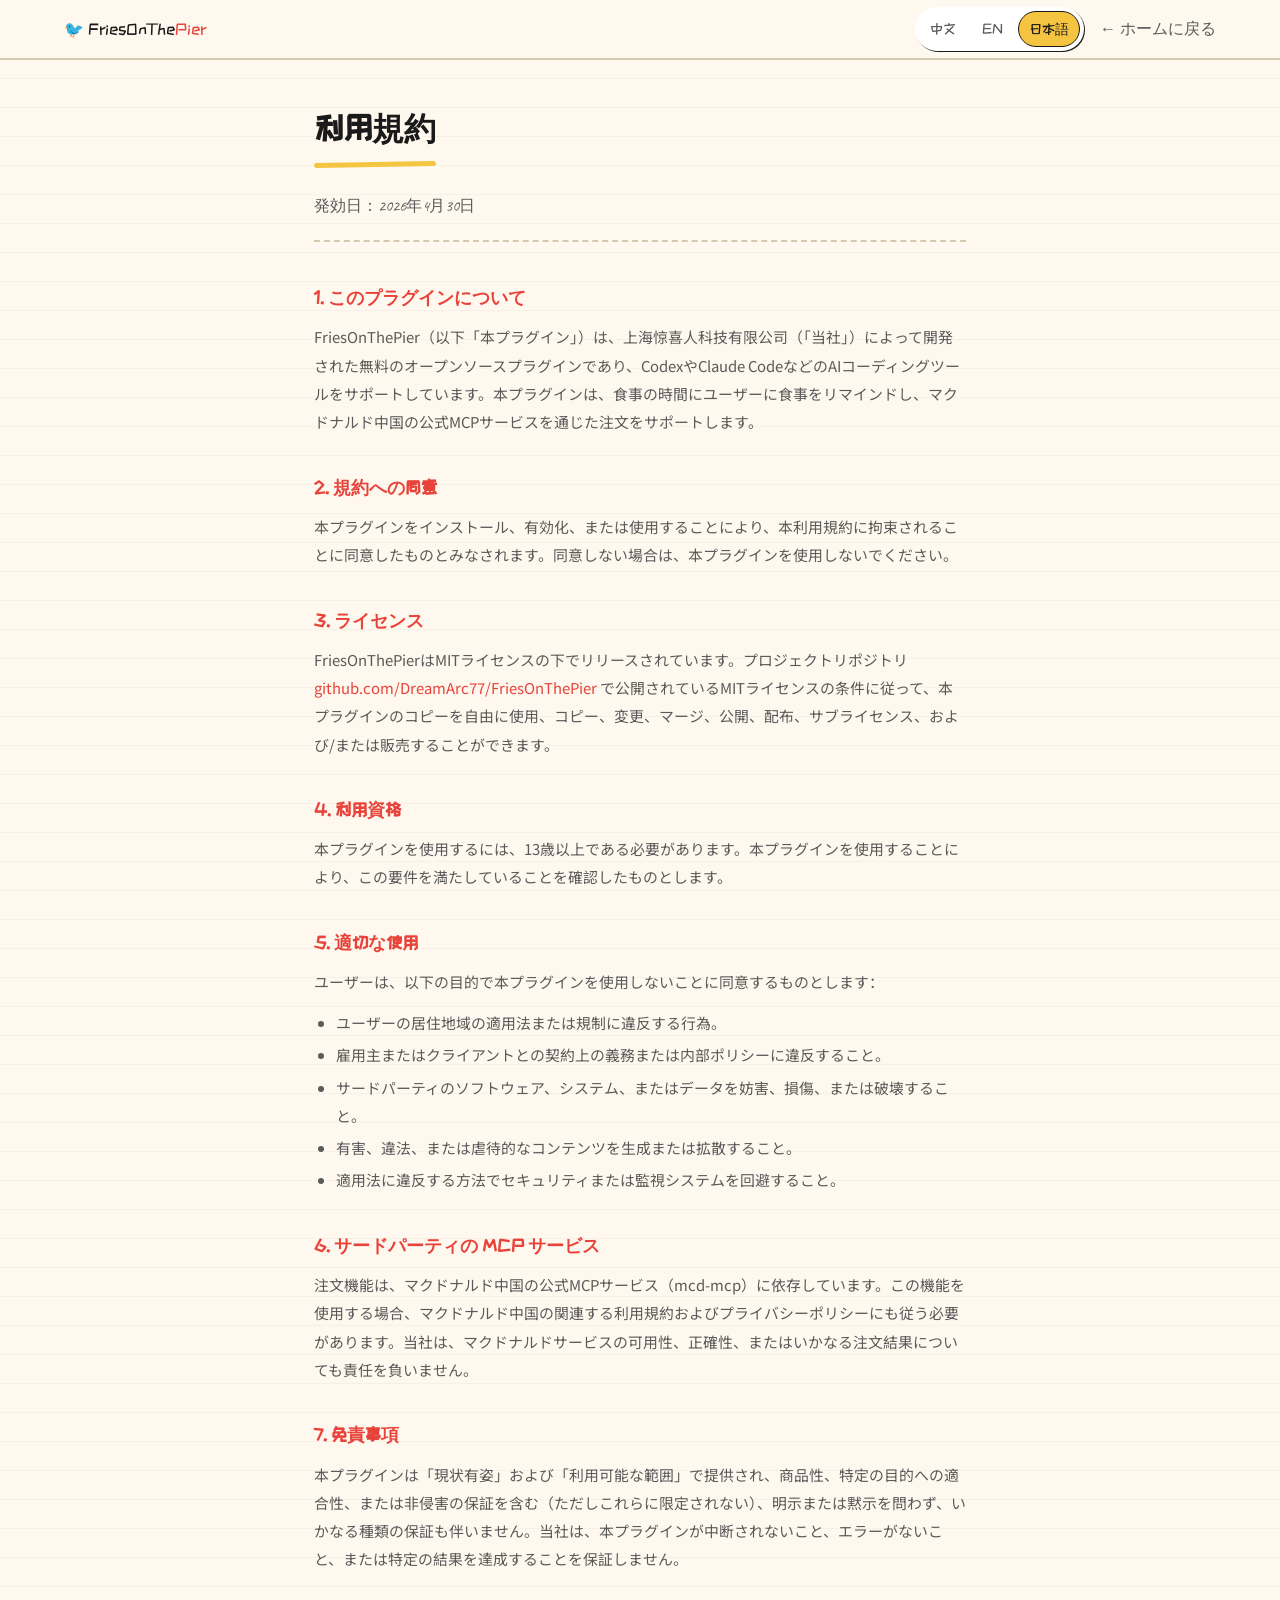
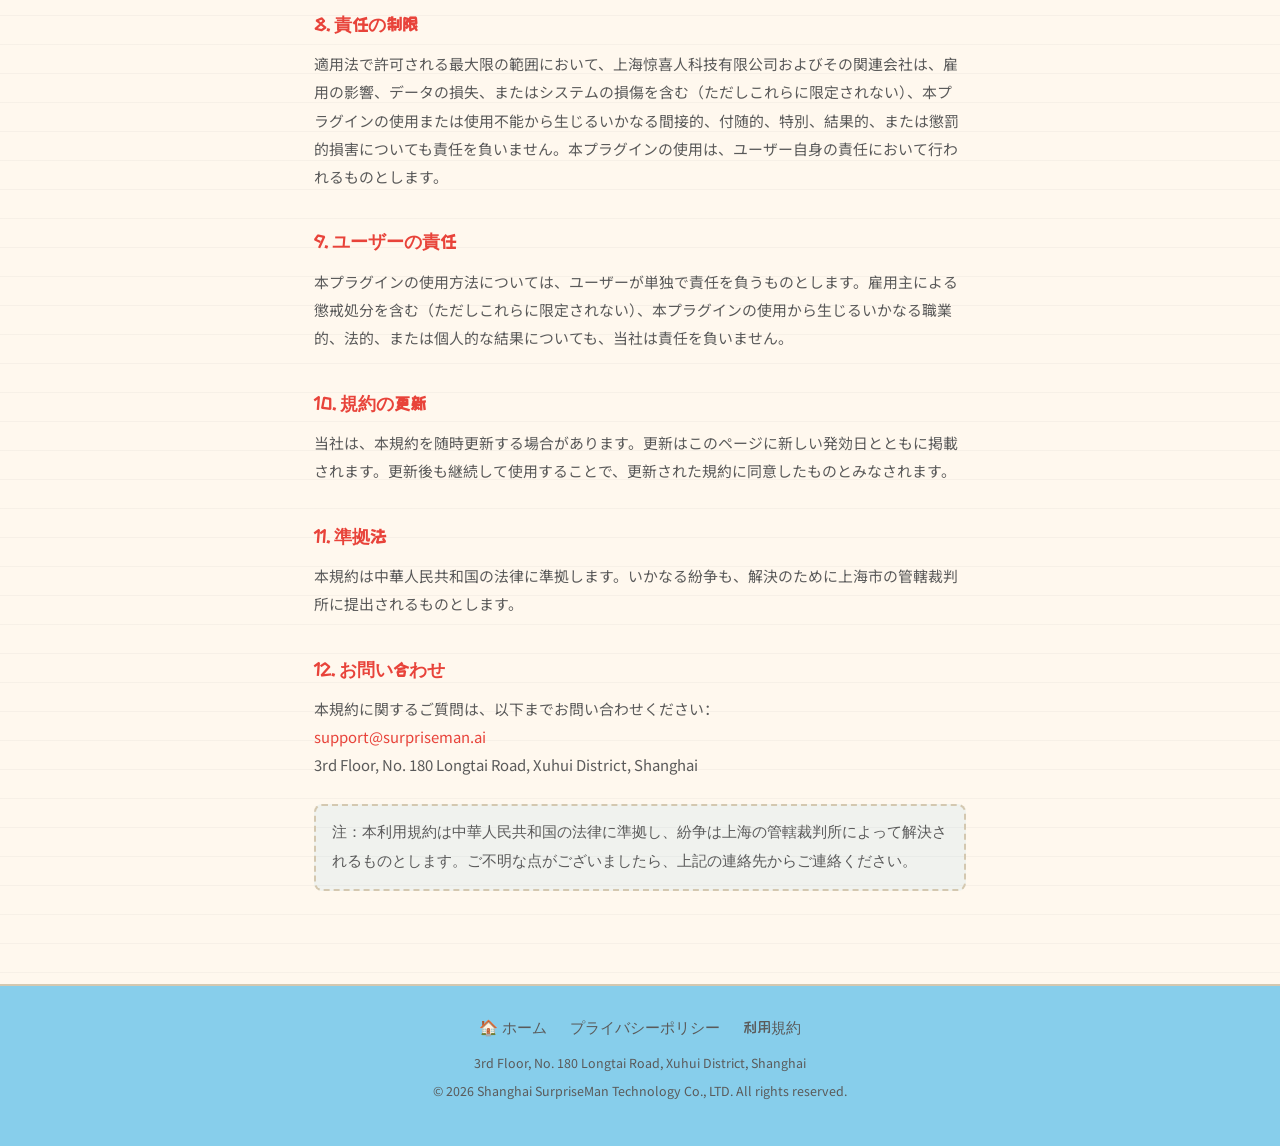
<file: website/terms-ja.html>
<!DOCTYPE html>
<html lang="ja">
<head>
  <meta charset="UTF-8" />
  <meta name="viewport" content="width=device-width, initial-scale=1.0" />
  <title>利用規約 — FriesOnThePier</title>
  <meta name="description" content="FriesOnThePierプラグイン 利用規約" />
  <link rel="preconnect" href="https://fonts.googleapis.com" />
  <link rel="preconnect" href="https://fonts.gstatic.com" crossorigin />
  <link href="https://fonts.googleapis.com/css2?family=Caveat:wght@400;600;700&family=ZCOOL+KuaiLe&family=Noto+Sans+SC:wght@400;500&display=swap" rel="stylesheet" />
  <link rel="icon" type="image/png" href="ENG_logo.png" />
  <style>
    *, *::before, *::after { box-sizing: border-box; margin: 0; padding: 0; }
    :root {
      --sky:      #87CEEB;
      --cream:    #FFF8EE;
      --ink:      #1A1A1A;
      --pier:     #5A5A5A;
      --fries:    #F5C542;
      --ketchup:  #E8433A;
      --white:    #FFFFFF;
      --border:   #D4C8B0;
    }
    body {
      font-family: 'Noto Sans SC', sans-serif;
      background: var(--cream);
      color: var(--ink);
      line-height: 1.8;
      background-image: repeating-linear-gradient(0deg, transparent, transparent 28px, rgba(0,0,0,.03) 28px, rgba(0,0,0,.03) 29px);
    }

    /* ── Nav ── */
    nav {
      position: fixed; top: 0; left: 0; right: 0; z-index: 100;
      display: flex; align-items: center; justify-content: space-between;
      padding: 0 5%; height: 60px;
      background: rgba(255,248,238,.92); backdrop-filter: blur(12px);
      border-bottom: 2px solid var(--border);
    }
    .nav-logo {
      font-family: 'ZCOOL KuaiLe', cursive;
      font-size: 1rem; color: var(--ink);
      text-decoration: none;
    }
    .nav-logo span { color: var(--ketchup); }
    .nav-back {
      font-family: 'Caveat', cursive;
      font-size: 1rem; color: var(--pier);
      text-decoration: none; transition: color .2s;
    }
    .nav-back:hover { color: var(--ketchup); }

    /* ── Content ── */
    .container {
      max-width: 780px;
      margin: 0 auto;
      padding: 100px 5% 80px;
    }

    h1 {
      font-family: 'ZCOOL KuaiLe', cursive;
      font-size: 2rem; color: var(--ink);
      margin-bottom: .4rem;
      position: relative; display: inline-block;
    }
    h1::after {
      content: '';
      display: block; height: 5px;
      background: var(--fries);
      border-radius: 3px;
      margin-top: 4px;
      transform: rotate(-1deg);
    }

    .effective {
      font-family: 'Caveat', cursive;
      font-size: 1rem; color: var(--pier);
      margin: 1.2rem 0 2.5rem;
      padding-bottom: 1.2rem;
      border-bottom: 2px dashed var(--border);
    }

    h2 {
      font-family: 'ZCOOL KuaiLe', cursive;
      font-size: 1.1rem; color: var(--ketchup);
      margin: 2.2rem 0 .6rem;
    }

    p {
      font-size: .93rem; color: var(--pier);
      line-height: 1.9; margin-bottom: .8rem;
    }

    ul {
      padding-left: 1.4rem; margin-bottom: .8rem;
    }
    li {
      font-size: .93rem; color: var(--pier);
      line-height: 1.9; margin-bottom: .25rem;
    }

    a { color: var(--ketchup); text-decoration: none; }
    a:hover { text-decoration: underline; }

    .note {
      font-family: 'Caveat', cursive;
      font-size: .95rem; color: var(--pier);
      margin-top: 1.5rem;
      padding: .8rem 1rem;
      border: 2px dashed var(--border);
      border-radius: 8px;
      background: rgba(135,206,235,.12);
    }

    /* ── LANGUAGE SWITCHER ── */
    .lang-switcher {
      display: flex;
      gap: 4px;
      background: var(--white);
      border-radius: 100px;
      padding: 4px;
    }
    .lang-switcher a {
      text-decoration: none;
      font-family: 'ZCOOL KuaiLe', cursive;
      font-size: 0.9rem;
      color: var(--pier);
      padding: 4px 10px;
      border-radius: 100px;
      transition: all 0.2s;
      border: 1px solid transparent;
    }
    .lang-switcher a:hover {
      color: var(--ketchup);
      background: var(--cream);
    }
    .lang-switcher a.active {
      background: var(--fries);
      color: var(--ink);
      border: 1px solid var(--ink);
    }
    nav .lang-switcher {
      box-shadow: 1px 1px 0 var(--ink);
    }

    /* ── Footer ── */
    footer {
      border-top: 2px solid var(--border);
      background: var(--sky);
      padding: 1.8rem 5%;
      text-align: center;
      font-family: 'Caveat', cursive;
      font-size: 1rem; color: var(--pier);
    }
    .footer-links { margin-bottom: .6rem; }
    .footer-links a {
      color: var(--pier); text-decoration: none;
      margin: 0 .6rem; transition: color .2s;
      font-family: 'ZCOOL KuaiLe', cursive;
      font-size: .95rem;
    }
    .footer-links a:hover { color: var(--ketchup); }
    .footer-addr {
      font-family: 'Noto Sans SC', sans-serif;
      font-size: .78rem; color: var(--pier);
      line-height: 1.7; margin-bottom: .4rem;
    }
    .footer-copy {
      font-family: 'Noto Sans SC', sans-serif;
      font-size: .78rem; color: var(--pier);
    }
  </style>
</head>
<body>
<nav>
  <a href="index-ja.html" class="nav-logo">🐦 FriesOnThe<span>Pier</span></a>
  <div style="display:flex; align-items:center; gap: 16px;">
    <div class="lang-switcher">
      <a href="terms.html">中文</a>
      <a href="terms-en.html">EN</a>
      <a href="terms-ja.html" class="active">日本語</a>
    </div>
    <a href="index-ja.html" class="nav-back">← ホームに戻る</a>
  </div>
</nav>

<div class="container">
  <h1>利用規約</h1>
  <div class="effective">発効日：2026年4月30日</div>

  <h2>1. このプラグインについて</h2>
  <p>FriesOnThePier（以下「本プラグイン」）は、上海惊喜人科技有限公司（「当社」）によって開発された無料のオープンソースプラグインであり、CodexやClaude CodeなどのAIコーディングツールをサポートしています。本プラグインは、食事の時間にユーザーに食事をリマインドし、マクドナルド中国の公式MCPサービスを通じた注文をサポートします。</p>

  <h2>2. 規約への同意</h2>
  <p>本プラグインをインストール、有効化、または使用することにより、本利用規約に拘束されることに同意したものとみなされます。同意しない場合は、本プラグインを使用しないでください。</p>

  <h2>3. ライセンス</h2>
  <p>FriesOnThePierはMITライセンスの下でリリースされています。プロジェクトリポジトリ <a href="https://github.com/DreamArc77/FriesOnThePier" target="_blank">github.com/DreamArc77/FriesOnThePier</a> で公開されているMITライセンスの条件に従って、本プラグインのコピーを自由に使用、コピー、変更、マージ、公開、配布、サブライセンス、および/または販売することができます。</p>

  <h2>4. 利用資格</h2>
  <p>本プラグインを使用するには、13歳以上である必要があります。本プラグインを使用することにより、この要件を満たしていることを確認したものとします。</p>

  <h2>5. 適切な使用</h2>
  <p>ユーザーは、以下の目的で本プラグインを使用しないことに同意するものとします：</p>
  <ul>
    <li>ユーザーの居住地域の適用法または規制に違反する行為。</li>
    <li>雇用主またはクライアントとの契約上の義務または内部ポリシーに違反すること。</li>
    <li>サードパーティのソフトウェア、システム、またはデータを妨害、損傷、または破壊すること。</li>
    <li>有害、違法、または虐待的なコンテンツを生成または拡散すること。</li>
    <li>適用法に違反する方法でセキュリティまたは監視システムを回避すること。</li>
  </ul>

  <h2>6. サードパーティの MCP サービス</h2>
  <p>注文機能は、マクドナルド中国の公式MCPサービス（mcd-mcp）に依存しています。この機能を使用する場合、マクドナルド中国の関連する利用規約およびプライバシーポリシーにも従う必要があります。当社は、マクドナルドサービスの可用性、正確性、またはいかなる注文結果についても責任を負いません。</p>

  <h2>7. 免責事項</h2>
  <p>本プラグインは「現状有姿」および「利用可能な範囲」で提供され、商品性、特定の目的への適合性、または非侵害の保証を含む（ただしこれらに限定されない）、明示または黙示を問わず、いかなる種類の保証も伴いません。当社は、本プラグインが中断されないこと、エラーがないこと、または特定の結果を達成することを保証しません。</p>

  <h2>8. 責任の制限</h2>
  <p>適用法で許可される最大限の範囲において、上海惊喜人科技有限公司およびその関連会社は、雇用の影響、データの損失、またはシステムの損傷を含む（ただしこれらに限定されない）、本プラグインの使用または使用不能から生じるいかなる間接的、付随的、特別、結果的、または懲罰的損害についても責任を負いません。本プラグインの使用は、ユーザー自身の責任において行われるものとします。</p>

  <h2>9. ユーザーの責任</h2>
  <p>本プラグインの使用方法については、ユーザーが単独で責任を負うものとします。雇用主による懲戒処分を含む（ただしこれらに限定されない）、本プラグインの使用から生じるいかなる職業的、法的、または個人的な結果についても、当社は責任を負いません。</p>

  <h2>10. 規約の更新</h2>
  <p>当社は、本規約を随時更新する場合があります。更新はこのページに新しい発効日とともに掲載されます。更新後も継続して使用することで、更新された規約に同意したものとみなされます。</p>

  <h2>11. 準拠法</h2>
  <p>本規約は中華人民共和国の法律に準拠します。いかなる紛争も、解決のために上海市の管轄裁判所に提出されるものとします。</p>

  <h2>12. お問い合わせ</h2>
  <p>本規約に関するご質問は、以下までお問い合わせください：<br/>
  <a href="mailto:support@surpriseman.ai">support@surpriseman.ai</a><br/>
  3rd Floor, No. 180 Longtai Road, Xuhui District, Shanghai</p>

  <p class="note">注：本利用規約は中華人民共和国の法律に準拠し、紛争は上海の管轄裁判所によって解決されるものとします。ご不明な点がございましたら、上記の連絡先からご連絡ください。</p>
</div>

<footer>
  <div class="footer-links">
    <a href="index-ja.html">🏠 ホーム</a>
    <a href="privacy-ja.html">プライバシーポリシー</a>
    <a href="terms-ja.html">利用規約</a>
  </div>
  <p class="footer-addr">3rd Floor, No. 180 Longtai Road, Xuhui District, Shanghai</p>
  <p class="footer-copy">© 2026 Shanghai SurpriseMan Technology Co., LTD. All rights reserved.</p>
</footer>
</body>
</html>
</file>
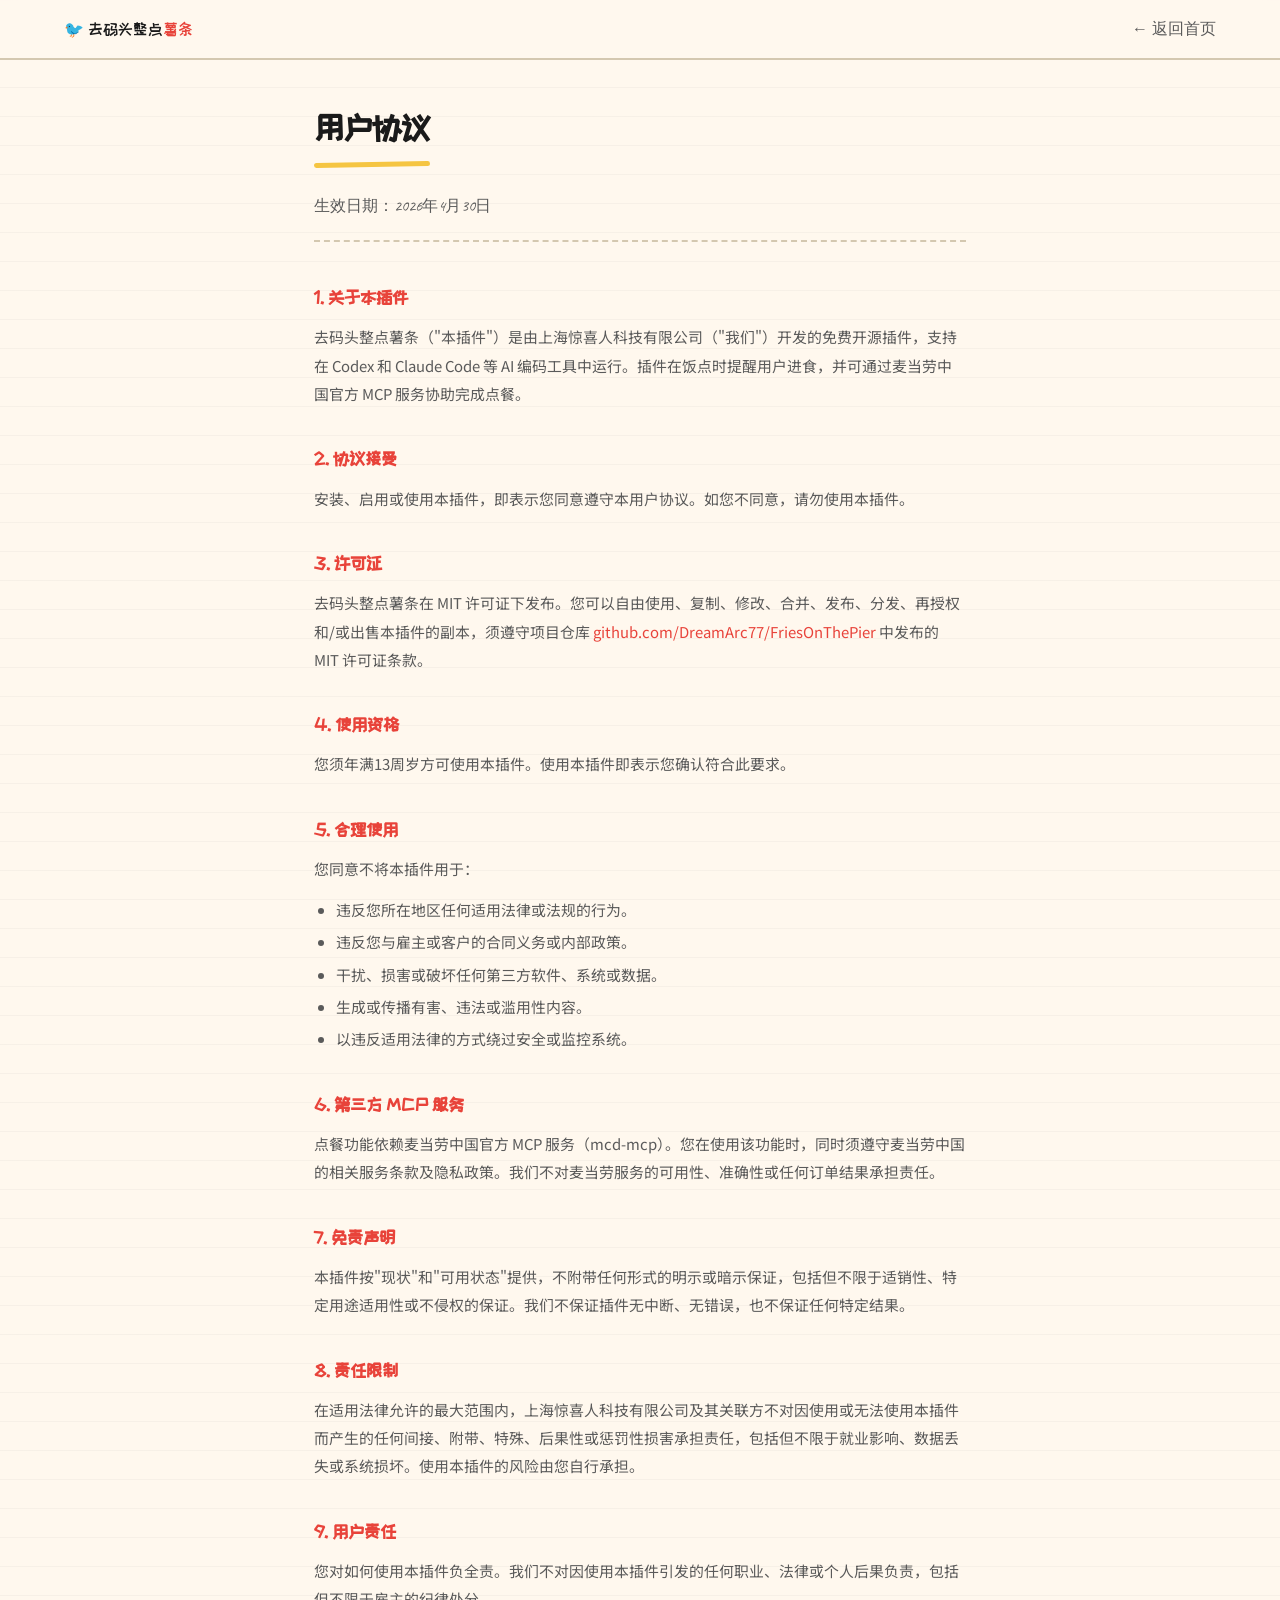
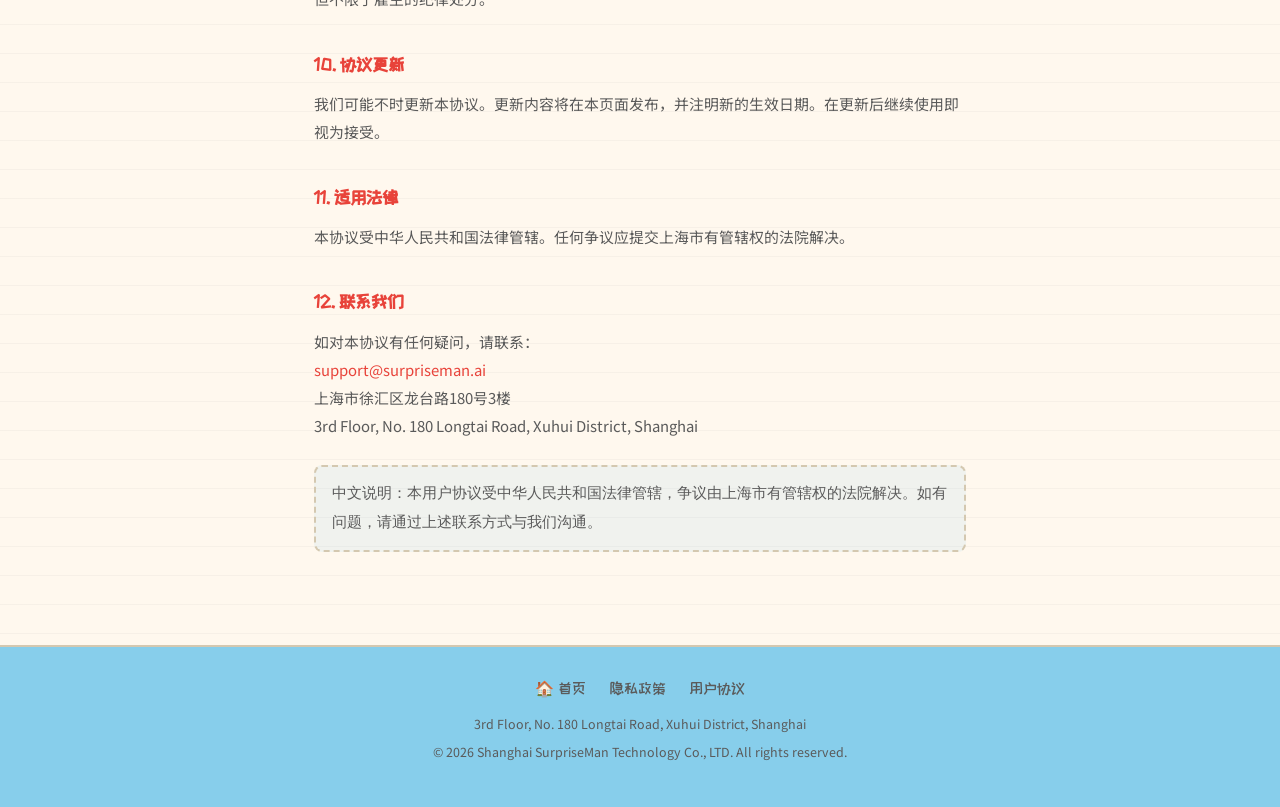
<file: website/terms.html>
<!DOCTYPE html>
<html lang="zh-CN">
<head>
  <meta charset="UTF-8" />
  <meta name="viewport" content="width=device-width, initial-scale=1.0" />
  <title>用户协议 — 去码头整点薯条</title>
  <meta name="description" content="去码头整点薯条插件用户协议" />
  <link rel="preconnect" href="https://fonts.googleapis.com" />
  <link rel="preconnect" href="https://fonts.gstatic.com" crossorigin />
  <link href="https://fonts.googleapis.com/css2?family=Caveat:wght@400;600;700&family=ZCOOL+KuaiLe&family=Noto+Sans+SC:wght@400;500&display=swap" rel="stylesheet" />
  <style>
    *, *::before, *::after { box-sizing: border-box; margin: 0; padding: 0; }
    :root {
      --sky:      #87CEEB;
      --cream:    #FFF8EE;
      --ink:      #1A1A1A;
      --pier:     #5A5A5A;
      --fries:    #F5C542;
      --ketchup:  #E8433A;
      --white:    #FFFFFF;
      --border:   #D4C8B0;
    }
    body {
      font-family: 'Noto Sans SC', sans-serif;
      background: var(--cream);
      color: var(--ink);
      line-height: 1.8;
      background-image: repeating-linear-gradient(0deg, transparent, transparent 28px, rgba(0,0,0,.03) 28px, rgba(0,0,0,.03) 29px);
    }

    /* ── 导航 ── */
    nav {
      position: fixed; top: 0; left: 0; right: 0; z-index: 100;
      display: flex; align-items: center; justify-content: space-between;
      padding: 0 5%; height: 60px;
      background: rgba(255,248,238,.92); backdrop-filter: blur(12px);
      border-bottom: 2px solid var(--border);
    }
    .nav-logo {
      font-family: 'ZCOOL KuaiLe', cursive;
      font-size: 1rem; color: var(--ink);
      text-decoration: none;
    }
    .nav-logo span { color: var(--ketchup); }
    .nav-back {
      font-family: 'Caveat', cursive;
      font-size: 1rem; color: var(--pier);
      text-decoration: none; transition: color .2s;
    }
    .nav-back:hover { color: var(--ketchup); }

    /* ── 内容 ── */
    .container {
      max-width: 780px;
      margin: 0 auto;
      padding: 100px 5% 80px;
    }

    h1 {
      font-family: 'ZCOOL KuaiLe', cursive;
      font-size: 2rem; color: var(--ink);
      margin-bottom: .4rem;
      position: relative; display: inline-block;
    }
    h1::after {
      content: '';
      display: block; height: 5px;
      background: var(--fries);
      border-radius: 3px;
      margin-top: 4px;
      transform: rotate(-1deg);
    }

    .effective {
      font-family: 'Caveat', cursive;
      font-size: 1rem; color: var(--pier);
      margin: 1.2rem 0 2.5rem;
      padding-bottom: 1.2rem;
      border-bottom: 2px dashed var(--border);
    }

    h2 {
      font-family: 'ZCOOL KuaiLe', cursive;
      font-size: 1.1rem; color: var(--ketchup);
      margin: 2.2rem 0 .6rem;
    }

    p {
      font-size: .93rem; color: var(--pier);
      line-height: 1.9; margin-bottom: .8rem;
    }

    ul {
      padding-left: 1.4rem; margin-bottom: .8rem;
    }
    li {
      font-size: .93rem; color: var(--pier);
      line-height: 1.9; margin-bottom: .25rem;
    }

    a { color: var(--ketchup); text-decoration: none; }
    a:hover { text-decoration: underline; }

    .note {
      font-family: 'Caveat', cursive;
      font-size: .95rem; color: var(--pier);
      margin-top: 1.5rem;
      padding: .8rem 1rem;
      border: 2px dashed var(--border);
      border-radius: 8px;
      background: rgba(135,206,235,.12);
    }

    /* ── Footer ── */
    footer {
      border-top: 2px solid var(--border);
      background: var(--sky);
      padding: 1.8rem 5%;
      text-align: center;
      font-family: 'Caveat', cursive;
      font-size: 1rem; color: var(--pier);
    }
    .footer-links { margin-bottom: .6rem; }
    .footer-links a {
      color: var(--pier); text-decoration: none;
      margin: 0 .6rem; transition: color .2s;
      font-family: 'ZCOOL KuaiLe', cursive;
      font-size: .95rem;
    }
    .footer-links a:hover { color: var(--ketchup); }
    .footer-addr {
      font-family: 'Noto Sans SC', sans-serif;
      font-size: .78rem; color: var(--pier);
      line-height: 1.7; margin-bottom: .4rem;
    }
    .footer-copy {
      font-family: 'Noto Sans SC', sans-serif;
      font-size: .78rem; color: var(--pier);
    }
  </style>
</head>
<body>
<nav>
  <a href="index.html" class="nav-logo">🐦 去码头整点<span>薯条</span></a>
  <a href="index.html" class="nav-back">← 返回首页</a>
</nav>

<div class="container">
  <h1>用户协议</h1>
  <div class="effective">生效日期：2026年4月30日</div>

  <h2>1. 关于本插件</h2>
  <p>去码头整点薯条（"本插件"）是由上海惊喜人科技有限公司（"我们"）开发的免费开源插件，支持在 Codex 和 Claude Code 等 AI 编码工具中运行。插件在饭点时提醒用户进食，并可通过麦当劳中国官方 MCP 服务协助完成点餐。</p>

  <h2>2. 协议接受</h2>
  <p>安装、启用或使用本插件，即表示您同意遵守本用户协议。如您不同意，请勿使用本插件。</p>

  <h2>3. 许可证</h2>
  <p>去码头整点薯条在 MIT 许可证下发布。您可以自由使用、复制、修改、合并、发布、分发、再授权和/或出售本插件的副本，须遵守项目仓库 <a href="https://github.com/DreamArc77/FriesOnThePier" target="_blank">github.com/DreamArc77/FriesOnThePier</a> 中发布的 MIT 许可证条款。</p>

  <h2>4. 使用资格</h2>
  <p>您须年满13周岁方可使用本插件。使用本插件即表示您确认符合此要求。</p>

  <h2>5. 合理使用</h2>
  <p>您同意不将本插件用于：</p>
  <ul>
    <li>违反您所在地区任何适用法律或法规的行为。</li>
    <li>违反您与雇主或客户的合同义务或内部政策。</li>
    <li>干扰、损害或破坏任何第三方软件、系统或数据。</li>
    <li>生成或传播有害、违法或滥用性内容。</li>
    <li>以违反适用法律的方式绕过安全或监控系统。</li>
  </ul>

  <h2>6. 第三方 MCP 服务</h2>
  <p>点餐功能依赖麦当劳中国官方 MCP 服务（mcd-mcp）。您在使用该功能时，同时须遵守麦当劳中国的相关服务条款及隐私政策。我们不对麦当劳服务的可用性、准确性或任何订单结果承担责任。</p>

  <h2>7. 免责声明</h2>
  <p>本插件按"现状"和"可用状态"提供，不附带任何形式的明示或暗示保证，包括但不限于适销性、特定用途适用性或不侵权的保证。我们不保证插件无中断、无错误，也不保证任何特定结果。</p>

  <h2>8. 责任限制</h2>
  <p>在适用法律允许的最大范围内，上海惊喜人科技有限公司及其关联方不对因使用或无法使用本插件而产生的任何间接、附带、特殊、后果性或惩罚性损害承担责任，包括但不限于就业影响、数据丢失或系统损坏。使用本插件的风险由您自行承担。</p>

  <h2>9. 用户责任</h2>
  <p>您对如何使用本插件负全责。我们不对因使用本插件引发的任何职业、法律或个人后果负责，包括但不限于雇主的纪律处分。</p>

  <h2>10. 协议更新</h2>
  <p>我们可能不时更新本协议。更新内容将在本页面发布，并注明新的生效日期。在更新后继续使用即视为接受。</p>

  <h2>11. 适用法律</h2>
  <p>本协议受中华人民共和国法律管辖。任何争议应提交上海市有管辖权的法院解决。</p>

  <h2>12. 联系我们</h2>
  <p>如对本协议有任何疑问，请联系：<br/>
  <a href="mailto:support@surpriseman.ai">support@surpriseman.ai</a><br/>
  上海市徐汇区龙台路180号3楼<br/>
  3rd Floor, No. 180 Longtai Road, Xuhui District, Shanghai</p>

  <p class="note">中文说明：本用户协议受中华人民共和国法律管辖，争议由上海市有管辖权的法院解决。如有问题，请通过上述联系方式与我们沟通。</p>
</div>

<footer>
  <div class="footer-links">
    <a href="index.html">🏠 首页</a>
    <a href="privacy.html">隐私政策</a>
    <a href="terms.html">用户协议</a>
  </div>
  <p class="footer-addr">3rd Floor, No. 180 Longtai Road, Xuhui District, Shanghai</p>
  <p class="footer-copy">© 2026 Shanghai SurpriseMan Technology Co., LTD. All rights reserved.</p>
</footer>
</body>
</html>
</file>
<file: website/style.css>
/* ═══════════════════════════════════════
   去码头整点薯条 · 官网样式
   风格：手绘简笔画 · 诙谐幽默 · 码头温度
   ═══════════════════════════════════════ */

/* ─── 字体 ─── */
@import url('https://fonts.googleapis.com/css2?family=Caveat:wght@400;600;700&family=ZCOOL+KuaiLe&family=Noto+Sans+SC:wght@400;500&display=swap');

/* ─── CSS 变量 ─── */
:root {
  /* 颜色 */
  --sky:        #87CEEB;
  --sky-dark:   #6AB8DE;
  --cream:      #FFF8EE;
  --cream-dark: #FFF0D6;
  --ink:        #1A1A1A;
  --pier:       #5A5A5A;
  --gull-gray:  #C8C8C8;
  --fries:      #F5C542;
  --fries-dark: #D4922A;
  --ketchup:    #E8433A;
  --white:      #FFFFFF;

  /* 字体 */
  --font-display: 'ZCOOL KuaiLe', cursive;
  --font-hand:    'Caveat', cursive;
  --font-body:    'Noto Sans SC', sans-serif;

  /* 间距 */
  --space-xs: 4px;
  --space-sm: 8px;
  --space-md: 16px;
  --space-lg: 32px;
  --space-xl: 64px;

  /* 圆角 */
  --r-sm: 8px;
  --r-md: 16px;
  --r-lg: 24px;
  --r-pill: 100px;
}

/* ─── 重置 ─── */
*, *::before, *::after { box-sizing: border-box; margin: 0; padding: 0; }

html { scroll-behavior: smooth; }

body {
  font-family: var(--font-body);
  background: var(--cream);
  color: var(--ink);
  overflow-x: hidden;
  /* 轻微纸张纹理 */
  background-image:
    repeating-linear-gradient(
      0deg,
      transparent,
      transparent 28px,
      rgba(0,0,0,.03) 28px,
      rgba(0,0,0,.03) 29px
    );
}

/* ─── 工具类 ─── */
.caveat { font-family: var(--font-hand); }
.container { max-width: 1100px; margin: 0 auto; padding: 0 var(--space-lg); }

/* ═══════════════════════════════════════
   HERO
   ═══════════════════════════════════════ */
.hero {
  background: var(--sky);
  min-height: 100vh;
  display: flex;
  align-items: center;
  position: relative;
  overflow: hidden;
  padding: var(--space-xl) var(--space-lg);
}

/* 水波纹底部装饰 */
.hero::after {
  content: '';
  position: absolute;
  bottom: -2px;
  left: 0; right: 0;
  height: 60px;
  background: var(--cream);
  clip-path: ellipse(55% 100% at 50% 100%);
}

.hero-inner {
  max-width: 1100px;
  margin: 0 auto;
  display: flex;
  align-items: center;       /* logo 左侧垂直居中 */
  gap: var(--space-xl);
  width: 100%;
  position: relative;
  z-index: 1;
}

/* Logo 圆形 */
.hero-bird {
  flex-shrink: 0;
  width: 360px;
  height: 360px;
  transform: translateX(-120px) translateY(40px);
  opacity: 0;
  animation: birdFlyIn 0.7s cubic-bezier(.22,1,.36,1) 0.2s forwards;
  overflow: visible;
  position: relative;
}

.hero-bird img {
  width: 100%;
  height: 100%;
  object-fit: contain;
  display: block;
  filter: drop-shadow(0 8px 24px rgba(0,0,0,.18));
}


@keyframes birdFlyIn {
  to { transform: translateX(0) translateY(0); opacity: 1; }
}

/* 气泡 */
.speech-bubble {
  position: relative;
  background: var(--white);
  border: 3px solid var(--ink);
  border-radius: var(--r-lg) var(--r-lg) var(--r-lg) 4px;
  padding: var(--space-md) var(--space-lg);
  max-width: 460px;
  box-shadow: 4px 4px 0 var(--ink);
  margin-bottom: var(--space-md);
  transform: scale(0.85);
  opacity: 0;
  animation: bubblePop 0.5s cubic-bezier(.34,1.56,.64,1) 0.9s forwards;
}

/* 气泡尾巴 */
.speech-bubble::before {
  content: '';
  position: absolute;
  bottom: -18px;
  left: 30px;
  width: 0; height: 0;
  border-left: 14px solid transparent;
  border-right: 4px solid transparent;
  border-top: 18px solid var(--ink);
}
.speech-bubble::after {
  content: '';
  position: absolute;
  bottom: -13px;
  left: 33px;
  width: 0; height: 0;
  border-left: 10px solid transparent;
  border-right: 2px solid transparent;
  border-top: 14px solid var(--white);
}

@keyframes bubblePop {
  to { transform: scale(1); opacity: 1; }
}

.bubble-text {
  font-family: var(--font-display);
  font-size: clamp(1.2rem, 2.5vw, 1.8rem);
  line-height: 1.5;
  color: var(--ink);
}

/* Hero 内容区 */
.hero-content {
  flex: 1;
  display: flex;
  flex-direction: column;
  gap: var(--space-md);
  padding-bottom: var(--space-xl);
  opacity: 0;
  animation: fadeUp 0.6s ease 1.2s forwards;
}

@keyframes fadeUp {
  from { opacity: 0; transform: translateY(20px); }
  to   { opacity: 1; transform: translateY(0); }
}

.hero-sub {
  font-size: 1rem;
  color: var(--ink);
  line-height: 1.8;
  background: rgba(255,255,255,0.6);
  display: inline-block;
  padding: var(--space-sm) var(--space-md);
  border-radius: var(--r-sm);
  border: 2px dashed var(--ink);
}
.hero-sub-small { font-size: 0.85rem; color: var(--pier); }

/* CTA 按钮 */
.btn-primary {
  display: inline-block;
  background: var(--fries);
  color: var(--ink);
  font-family: var(--font-display);
  font-size: 1.2rem;
  padding: 14px 32px;
  border-radius: var(--r-pill);
  border: 3px solid var(--ink);
  text-decoration: none;
  box-shadow: 4px 4px 0 var(--ink);
  transition: transform 0.15s, box-shadow 0.15s;
  align-self: flex-start;
  cursor: pointer;
}
.btn-primary:hover {
  transform: rotate(-2deg) scale(1.04);
  box-shadow: 6px 6px 0 var(--ink);
  background: var(--fries-dark);
}
.btn-primary:active {
  transform: rotate(0deg) scale(0.98);
  box-shadow: 2px 2px 0 var(--ink);
}

.badge-row {
  display: flex;
  gap: var(--space-sm);
  flex-wrap: wrap;
}
.badge-row img { height: 20px; border-radius: 4px; }

/* 漂浮薯条 —— 贴在海鸥嘴旁边 */
.fries-float {
  position: absolute;
  top: 52%;           /* 对准嘴巴高度 */
  right: -18px;       /* 贴近圆形右侧边缘，像被嘴叼着 */
  font-size: 2.2rem;
  animation: float 2.5s ease-in-out infinite;
  filter: drop-shadow(1px 2px 4px rgba(0,0,0,.15));
  pointer-events: none;
  z-index: 2;
}
@keyframes float {
  0%, 100% { transform: translateY(0); }
  50%       { transform: translateY(-12px); }
}

/* ═══════════════════════════════════════
   SECTION共用
   ═══════════════════════════════════════ */
.section-title {
  font-family: var(--font-display);
  font-size: clamp(1.8rem, 4vw, 2.8rem);
  text-align: center;
  position: relative;
  display: inline-block;
  left: 50%;
  transform: translateX(-50%);
}
/* 下划线装饰 */
.section-title::after {
  content: '';
  display: block;
  height: 6px;
  background: var(--fries);
  border-radius: 3px;
  margin-top: 4px;
  transform: rotate(-1deg);
}

.section-desc {
  text-align: center;
  color: var(--pier);
  font-size: 0.95rem;
  margin-top: var(--space-sm);
  margin-bottom: var(--space-xl);
  font-family: var(--font-hand);
  font-size: 1.1rem;
}

/* ═══════════════════════════════════════
   WHAT IS THIS
   ═══════════════════════════════════════ */
.section-what {
  padding: var(--space-xl) var(--space-lg);
  background: var(--cream);
}

.comic-grid {
  display: flex;
  justify-content: center;
  margin-bottom: var(--space-lg);
}

.comic-img {
  max-width: 680px;
  width: 100%;
  border: 3px solid var(--ink);
  border-radius: var(--r-md);
  box-shadow: 6px 6px 0 var(--ink);
  transform: rotate(-1deg);
  transition: transform 0.3s;
}
.comic-img:hover { transform: rotate(0deg) scale(1.01); }

.plugin-desc {
  max-width: 660px;
  margin: 0 auto;
  text-align: center;
  line-height: 1.9;
  color: var(--pier);
  font-size: 0.95rem;
}
.caveat-note {
  font-family: var(--font-hand);
  font-size: 1rem;
  color: var(--ketchup);
}

/* ═══════════════════════════════════════
   HOW IT WORKS
   ═══════════════════════════════════════ */
.section-how {
  padding: var(--space-xl) var(--space-lg);
  background: var(--sky);
  position: relative;
}
/* 波浪顶部 */
.section-how::before {
  content: '';
  position: absolute;
  top: -2px;
  left: 0; right: 0;
  height: 60px;
  background: var(--cream);
  clip-path: ellipse(55% 100% at 50% 0%);
}
/* 波浪底部 */
.section-how::after {
  content: '';
  position: absolute;
  bottom: -2px;
  left: 0; right: 0;
  height: 60px;
  background: var(--cream);
  clip-path: ellipse(55% 100% at 50% 100%);
}

.steps-row {
  display: flex;
  align-items: center;
  gap: var(--space-md);
  position: relative;
  z-index: 1;
}

.step-card {
  flex: 1;
  background: var(--white);
  border: 3px solid var(--ink);
  border-radius: var(--r-md);
  padding: var(--space-lg) var(--space-md);
  box-shadow: 5px 5px 0 var(--ink);
  text-align: center;
  transition: transform 0.2s, box-shadow 0.2s;
  opacity: 0;
  transform: translateY(30px);
}
.step-card:hover {
  transform: translateY(-4px);
  box-shadow: 8px 8px 0 var(--ink);
}
.step-card.visible { opacity: 1; transform: translateY(0); transition: opacity 0.5s ease, transform 0.5s ease, box-shadow 0.2s; }

.step-num {
  font-size: 3rem;
  font-weight: 700;
  color: var(--fries);
  -webkit-text-stroke: 2px var(--ink);
  line-height: 1;
  margin-bottom: var(--space-sm);
}

.step-icon-wrap {
  width: 120px;
  height: 120px;
  margin: 0 auto var(--space-md);
  border-radius: var(--r-sm);
  overflow: hidden;
  background-image: url('steps_icons.png');
  background-size: 340px 340px;
  background-repeat: no-repeat;
}

.step-title {
  font-family: var(--font-display);
  font-size: 1.3rem;
  margin-bottom: var(--space-sm);
}

.step-desc {
  font-size: 0.9rem;
  color: var(--pier);
  line-height: 1.6;
  margin-bottom: var(--space-sm);
}

.step-code {
  display: block;
  background: var(--ink);
  color: var(--fries);
  padding: var(--space-sm) var(--space-md);
  border-radius: var(--r-sm);
  font-size: 0.85rem;
  word-break: break-all;
}

.step-arrow {
  width: 80px;
  flex-shrink: 0;
}
.step-arrow svg { width: 100%; overflow: visible; }

/* ═══════════════════════════════════════
   INSTALLATION
   ═══════════════════════════════════════ */
.section-install {
  padding: var(--space-xl) var(--space-lg);
  background: var(--cream);
}

.tabs {
  display: flex;
  gap: var(--space-sm);
  justify-content: center;
  margin-bottom: var(--space-lg);
  flex-wrap: wrap;
}

.tab-btn {
  font-family: var(--font-display);
  font-size: 1rem;
  padding: 10px 24px;
  border: 3px solid var(--ink);
  border-radius: var(--r-pill);
  background: var(--white);
  cursor: pointer;
  transition: all 0.2s;
  box-shadow: 3px 3px 0 var(--ink);
}
.tab-btn:hover {
  background: var(--cream-dark);
  transform: translateY(-2px);
}
.tab-btn.active {
  background: var(--fries);
  box-shadow: 4px 4px 0 var(--ink);
  transform: translateY(-2px) rotate(-1deg);
}

.tab-content { display: none; }
.tab-content.active { display: block; }

.install-steps {
  max-width: 720px;
  margin: 0 auto;
  list-style: none;
  counter-reset: step-counter;
}
.install-steps li {
  counter-increment: step-counter;
  padding: var(--space-md) var(--space-md) var(--space-md) 56px;
  position: relative;
  margin-bottom: var(--space-sm);
  background: var(--white);
  border: 2px solid var(--gull-gray);
  border-radius: var(--r-md);
  line-height: 1.7;
  font-size: 0.95rem;
}
.install-steps li::before {
  content: counter(step-counter);
  position: absolute;
  left: 14px;
  top: 50%;
  transform: translateY(-50%);
  width: 28px;
  height: 28px;
  background: var(--fries);
  border: 2px solid var(--ink);
  border-radius: 50%;
  display: flex;
  align-items: center;
  justify-content: center;
  font-family: var(--font-hand);
  font-size: 1rem;
  font-weight: 700;
  color: var(--ink);
  line-height: 28px;
  text-align: center;
}

.code-block {
  display: flex;
  align-items: center;
  gap: var(--space-sm);
  background: #1A1A1A;
  border-radius: var(--r-sm);
  padding: var(--space-sm) var(--space-md);
  margin-top: var(--space-sm);
  border: 2px solid var(--ink);
  overflow-x: auto;
}

.code-line {
  flex: 1;
  color: var(--fries);
  font-size: 0.95rem;
  white-space: nowrap;
}

.copy-btn {
  flex-shrink: 0;
  font-family: var(--font-hand);
  font-size: 0.9rem;
  padding: 4px 12px;
  background: var(--fries);
  border: 2px solid var(--fries-dark);
  border-radius: var(--r-sm);
  cursor: pointer;
  color: var(--ink);
  transition: all 0.15s;
}
.copy-btn:hover {
  background: var(--ketchup);
  color: var(--white);
  border-color: var(--ketchup);
  transform: scale(1.05);
}

.inline-code {
  background: var(--ink);
  color: var(--fries);
  padding: 2px 8px;
  border-radius: 4px;
  font-size: 0.95rem;
}

.tip-bubble {
  max-width: 720px;
  margin: var(--space-lg) auto 0;
  display: flex;
  align-items: flex-start;
  gap: var(--space-md);
  background: rgba(135,206,235,.2);
  border: 2px dashed var(--sky-dark);
  border-radius: var(--r-md);
  padding: var(--space-md);
  font-size: 0.9rem;
  color: var(--pier);
  line-height: 1.7;
}
.tip-bird { font-size: 1.5rem; flex-shrink: 0; }
.tip-bubble a { color: var(--ketchup); }

/* ═══════════════════════════════════════
   FAQ
   ═══════════════════════════════════════ */
.section-faq {
  padding: var(--space-xl) var(--space-lg);
  background: var(--cream-dark);
  position: relative;
}
.section-faq::before {
  content: '';
  position: absolute;
  top: -2px;
  left: 0; right: 0;
  height: 60px;
  background: var(--cream);
  clip-path: ellipse(55% 100% at 50% 0%);
}

.faq-chat {
  max-width: 720px;
  margin: 0 auto;
  display: flex;
  flex-direction: column;
  gap: var(--space-lg);
}

.faq-item { display: flex; flex-direction: column; gap: var(--space-md); }

.chat-q, .chat-a {
  display: flex;
  align-items: flex-end;
  gap: var(--space-sm);
}
.chat-q { flex-direction: row-reverse; }
.chat-a { flex-direction: row; }

.chat-avatar {
  font-size: 1.8rem;
  flex-shrink: 0;
  width: 44px;
  height: 44px;
  background: var(--white);
  border: 2px solid var(--ink);
  border-radius: 50%;
  display: flex;
  align-items: center;
  justify-content: center;
  box-shadow: 2px 2px 0 var(--ink);
}

.chat-bubble {
  max-width: 70%;
  padding: var(--space-md);
  border-radius: var(--r-md);
  border: 2px solid var(--ink);
  font-size: 0.95rem;
  line-height: 1.7;
  position: relative;
  opacity: 0;
  transform: scale(0.9);
}
.chat-bubble.visible {
  opacity: 1;
  transform: scale(1);
  transition: opacity 0.4s ease, transform 0.4s cubic-bezier(.34,1.56,.64,1);
}

.q-bubble {
  background: var(--gull-gray);
  border-radius: var(--r-md) var(--r-md) 4px var(--r-md);
  box-shadow: 3px 3px 0 var(--ink);
}
.a-bubble {
  background: var(--sky);
  border-radius: var(--r-md) var(--r-md) var(--r-md) 4px;
  box-shadow: 3px 3px 0 var(--ink);
}

/* ═══════════════════════════════════════
   FOOTER
   ═══════════════════════════════════════ */
.footer {
  background: var(--sky);
  padding: var(--space-xl) var(--space-lg) var(--space-lg);
  position: relative;
  text-align: center;
}
.footer::before {
  content: '';
  position: absolute;
  top: -2px;
  left: 0; right: 0;
  height: 60px;
  background: var(--cream-dark);
  clip-path: ellipse(55% 100% at 50% 0%);
}

.footer-inner {
  position: relative;
  z-index: 1;
  display: flex;
  flex-direction: column;
  align-items: center;
  gap: var(--space-lg);
}

.footer-bird {
  position: relative;
  display: inline-block;
}
.footer-bird img {
  width: 180px;
  filter: drop-shadow(3px 6px 12px rgba(0,0,0,.15));
  animation: birdSway 4s ease-in-out infinite;
}
@keyframes birdSway {
  0%, 100% { transform: rotate(0deg); }
  25%       { transform: rotate(2deg); }
  75%       { transform: rotate(-2deg); }
}

.footer-bubble {
  position: absolute;
  top: -10px;
  right: -160px;
  background: var(--white);
  border: 2.5px solid var(--ink);
  border-radius: var(--r-md) var(--r-md) var(--r-md) 4px;
  padding: var(--space-sm) var(--space-md);
  font-size: 1.05rem;
  font-weight: 600;
  white-space: nowrap;
  box-shadow: 3px 3px 0 var(--ink);
  line-height: 1.5;
}
.footer-bubble::before {
  content: '';
  position: absolute;
  bottom: -14px;
  left: 20px;
  width: 0; height: 0;
  border-left: 12px solid transparent;
  border-right: 3px solid transparent;
  border-top: 14px solid var(--ink);
}
.footer-bubble::after {
  content: '';
  position: absolute;
  bottom: -9px;
  left: 23px;
  width: 0; height: 0;
  border-left: 8px solid transparent;
  border-right: 2px solid transparent;
  border-top: 10px solid var(--white);
}

.footer-links {
  display: flex;
  gap: var(--space-lg);
  flex-wrap: wrap;
  justify-content: center;
}
.footer-links a {
  font-family: var(--font-display);
  color: var(--ink);
  text-decoration: none;
  font-size: 1rem;
  transition: color 0.15s;
}
.footer-links a:hover { color: var(--ketchup); }

.footer-copy {
  font-size: 0.85rem;
  color: var(--pier);
}

.footer-addr {
  font-size: 0.8rem;
  color: var(--pier);
  opacity: 0.8;
  margin-bottom: 4px;
}

/* ═══════════════════════════════════════
   TOAST
   ═══════════════════════════════════════ */
.toast {
  position: fixed;
  bottom: 32px;
  left: 50%;
  transform: translateX(-50%) translateY(80px);
  background: var(--ink);
  color: var(--fries);
  font-family: var(--font-hand);
  font-size: 1.1rem;
  padding: 12px 28px;
  border-radius: var(--r-pill);
  border: 2px solid var(--fries);
  box-shadow: 4px 4px 0 var(--fries-dark);
  z-index: 999;
  transition: transform 0.35s cubic-bezier(.34,1.56,.64,1), opacity 0.35s;
  opacity: 0;
  pointer-events: none;
}
.toast.show {
  transform: translateX(-50%) translateY(0);
  opacity: 1;
}

/* ═══════════════════════════════════════
   CTA 按钮组
   ═══════════════════════════════════════ */
.cta-group {
  display: flex;
  gap: var(--space-md);
  flex-wrap: wrap;
  align-items: center;
}
/* 次要 CTA：GitHub 按钮，降低视觉权重 */
.cta-group--secondary {
  margin-top: var(--space-md);
  opacity: 0.72;
  transition: opacity 0.2s;
}
.cta-group--secondary:hover { opacity: 1; }

/* GitHub 图标 */
.btn-icon {
  width: 18px;
  height: 18px;
  vertical-align: middle;
  margin-right: 6px;
  flex-shrink: 0;
}

/* 次级按钮（抢先体验） */
.btn-secondary {
  display: inline-flex;
  align-items: center;
  background: var(--white);
  color: var(--ink);
  font-family: var(--font-display);
  font-size: 1.1rem;
  padding: 13px 28px;
  border-radius: var(--r-pill);
  border: 3px solid var(--ink);
  text-decoration: none;
  box-shadow: 4px 4px 0 var(--ink);
  transition: transform 0.15s, box-shadow 0.15s, background 0.15s;
  cursor: pointer;
  scroll-behavior: smooth;
}
.btn-secondary:hover {
  background: var(--cream-dark);
  transform: rotate(1.5deg) scale(1.03);
  box-shadow: 6px 6px 0 var(--ink);
}
.btn-secondary:active {
  transform: scale(0.97);
  box-shadow: 2px 2px 0 var(--ink);
}

/* ═══════════════════════════════════════
   WAITLIST 卡片
   ═══════════════════════════════════════ */
.waitlist-card {
  background: var(--white);
  border: 3px solid var(--ink);
  border-radius: var(--r-lg);
  padding: var(--space-lg);
  box-shadow: 5px 5px 0 var(--ink);
  max-width: 520px;
  position: relative;
  /* 微微倾斜感 */
  transform: rotate(-0.5deg);
  transition: transform 0.3s;
}
.waitlist-card:hover { transform: rotate(0deg); }

/* 标签角标 */
.waitlist-label {
  position: absolute;
  top: -14px;
  left: 20px;
  background: var(--ketchup);
  color: var(--white);
  font-size: 0.95rem;
  font-weight: 700;
  padding: 2px 14px;
  border-radius: var(--r-pill);
  border: 2px solid var(--ink);
  box-shadow: 2px 2px 0 var(--ink);
  white-space: nowrap;
}

.waitlist-desc {
  font-size: 0.88rem;
  color: var(--pier);
  line-height: 1.7;
  margin-bottom: var(--space-md);
  margin-top: var(--space-xs);
}

/* 输入行 */
.waitlist-input-wrap {
  display: flex;
  gap: var(--space-sm);
  flex-wrap: wrap;
}

.waitlist-input {
  flex: 1;
  min-width: 180px;
  font-family: var(--font-hand);
  font-size: 1.05rem;
  padding: 10px 16px;
  border: 2.5px solid var(--ink);
  border-radius: var(--r-pill);
  background: var(--cream);
  color: var(--ink);
  outline: none;
  transition: border-color 0.2s, box-shadow 0.2s;
}
.waitlist-input::placeholder { color: var(--gull-gray); }
.waitlist-input:focus {
  border-color: var(--fries-dark);
  box-shadow: 0 0 0 3px rgba(245,197,66,.3);
}
.waitlist-input.input-error {
  border-color: var(--ketchup);
  box-shadow: 0 0 0 3px rgba(232,67,58,.2);
}

/* 提交按钮 */
.btn-waitlist {
  font-family: var(--font-display);
  font-size: 1rem;
  padding: 10px 22px;
  background: var(--fries);
  color: var(--ink);
  border: 2.5px solid var(--ink);
  border-radius: var(--r-pill);
  cursor: pointer;
  box-shadow: 3px 3px 0 var(--ink);
  transition: transform 0.15s, box-shadow 0.15s, background 0.15s;
  white-space: nowrap;
  letter-spacing: .03em;
}
.btn-waitlist:hover {
  background: var(--fries-dark);
  transform: translateY(-2px);
  box-shadow: 4px 4px 0 var(--ink);
}
.btn-waitlist:active {
  transform: translateY(0);
  box-shadow: 2px 2px 0 var(--ink);
}
.btn-waitlist:disabled {
  opacity: .6;
  cursor: not-allowed;
  transform: none;
}

/* 错误提示 */
.waitlist-error {
  margin-top: var(--space-sm);
  font-size: 0.9rem;
  color: var(--ketchup);
  min-height: 1.2em;
}

/* 成功态 */
.waitlist-success {
  display: flex;
  align-items: center;
  gap: var(--space-md);
  padding: var(--space-sm) 0;
  animation: successPop 0.5s cubic-bezier(.34,1.56,.64,1) forwards;
}
.waitlist-success[hidden] { display: none; }

.success-bird {
  font-size: 2.8rem;
  flex-shrink: 0;
  animation: birdBounce 0.6s cubic-bezier(.34,1.56,.64,1) forwards;
}

@keyframes successPop {
  from { opacity: 0; transform: scale(0.8); }
  to   { opacity: 1; transform: scale(1); }
}
@keyframes birdBounce {
  0%   { transform: translateY(10px) rotate(-10deg); }
  60%  { transform: translateY(-8px) rotate(5deg); }
  100% { transform: translateY(0) rotate(0deg); }
}

/* ═══════════════════════════════════════
   RESPONSIVE
   ═══════════════════════════════════════ */
@media (max-width: 900px) {
  .hero-inner { flex-direction: column; align-items: center; text-align: center; }
  .hero-bird { width: 260px; height: 260px; }
  .speech-bubble { border-radius: var(--r-lg); }
  .speech-bubble::before, .speech-bubble::after { display: none; }
  .btn-primary { align-self: center; }
  .cta-group { justify-content: center; }
  .waitlist-card { transform: none; max-width: 100%; }
  .steps-row { flex-direction: column; }
  .step-arrow { transform: rotate(90deg); width: 60px; }
  .footer-bubble { position: static; display: block; margin-top: var(--space-md); white-space: normal; }
  .footer-bubble::before, .footer-bubble::after { display: none; }
}

@media (max-width: 600px) {
  .hero { padding: 60px var(--space-md) var(--space-xl); }
  .hero-bird { width: 200px; height: 200px; }
  .section-what, .section-how, .section-install, .section-faq { padding: var(--space-xl) var(--space-md); }
  .chat-bubble { max-width: 85%; font-size: 0.88rem; }
  .fries-float { font-size: 2.2rem; right: 20px; }
  .cta-group { flex-direction: column; align-items: stretch; }
  .btn-primary, .btn-secondary { justify-content: center; text-align: center; }
  .waitlist-input-wrap { flex-direction: column; }
  .btn-waitlist { width: 100%; }
}

/* ═══════════════════════════════════════
   LANGUAGE SWITCHER
   ═══════════════════════════════════════ */
.lang-switcher {
  position: absolute;
  top: 20px;
  right: 20px;
  display: flex;
  gap: var(--space-xs);
  z-index: 100;
  background: var(--white);
  border: 2px solid var(--ink);
  border-radius: var(--r-pill);
  padding: 4px;
  box-shadow: 2px 2px 0 var(--ink);
}

.lang-switcher a {
  text-decoration: none;
  font-family: var(--font-display);
  font-size: 0.9rem;
  color: var(--pier);
  padding: 4px 10px;
  border-radius: var(--r-pill);
  transition: all 0.2s;
  border: 1px solid transparent;
}

.lang-switcher a:hover {
  color: var(--ketchup);
  background: var(--cream);
}

.lang-switcher a.active {
  background: var(--fries);
  color: var(--ink);
  border: 1px solid var(--ink);
}

/* Nav 上的 Switcher （针对 privacy / terms） */
nav .lang-switcher {
  position: static;
  box-shadow: 1px 1px 0 var(--ink);
}
</file>
